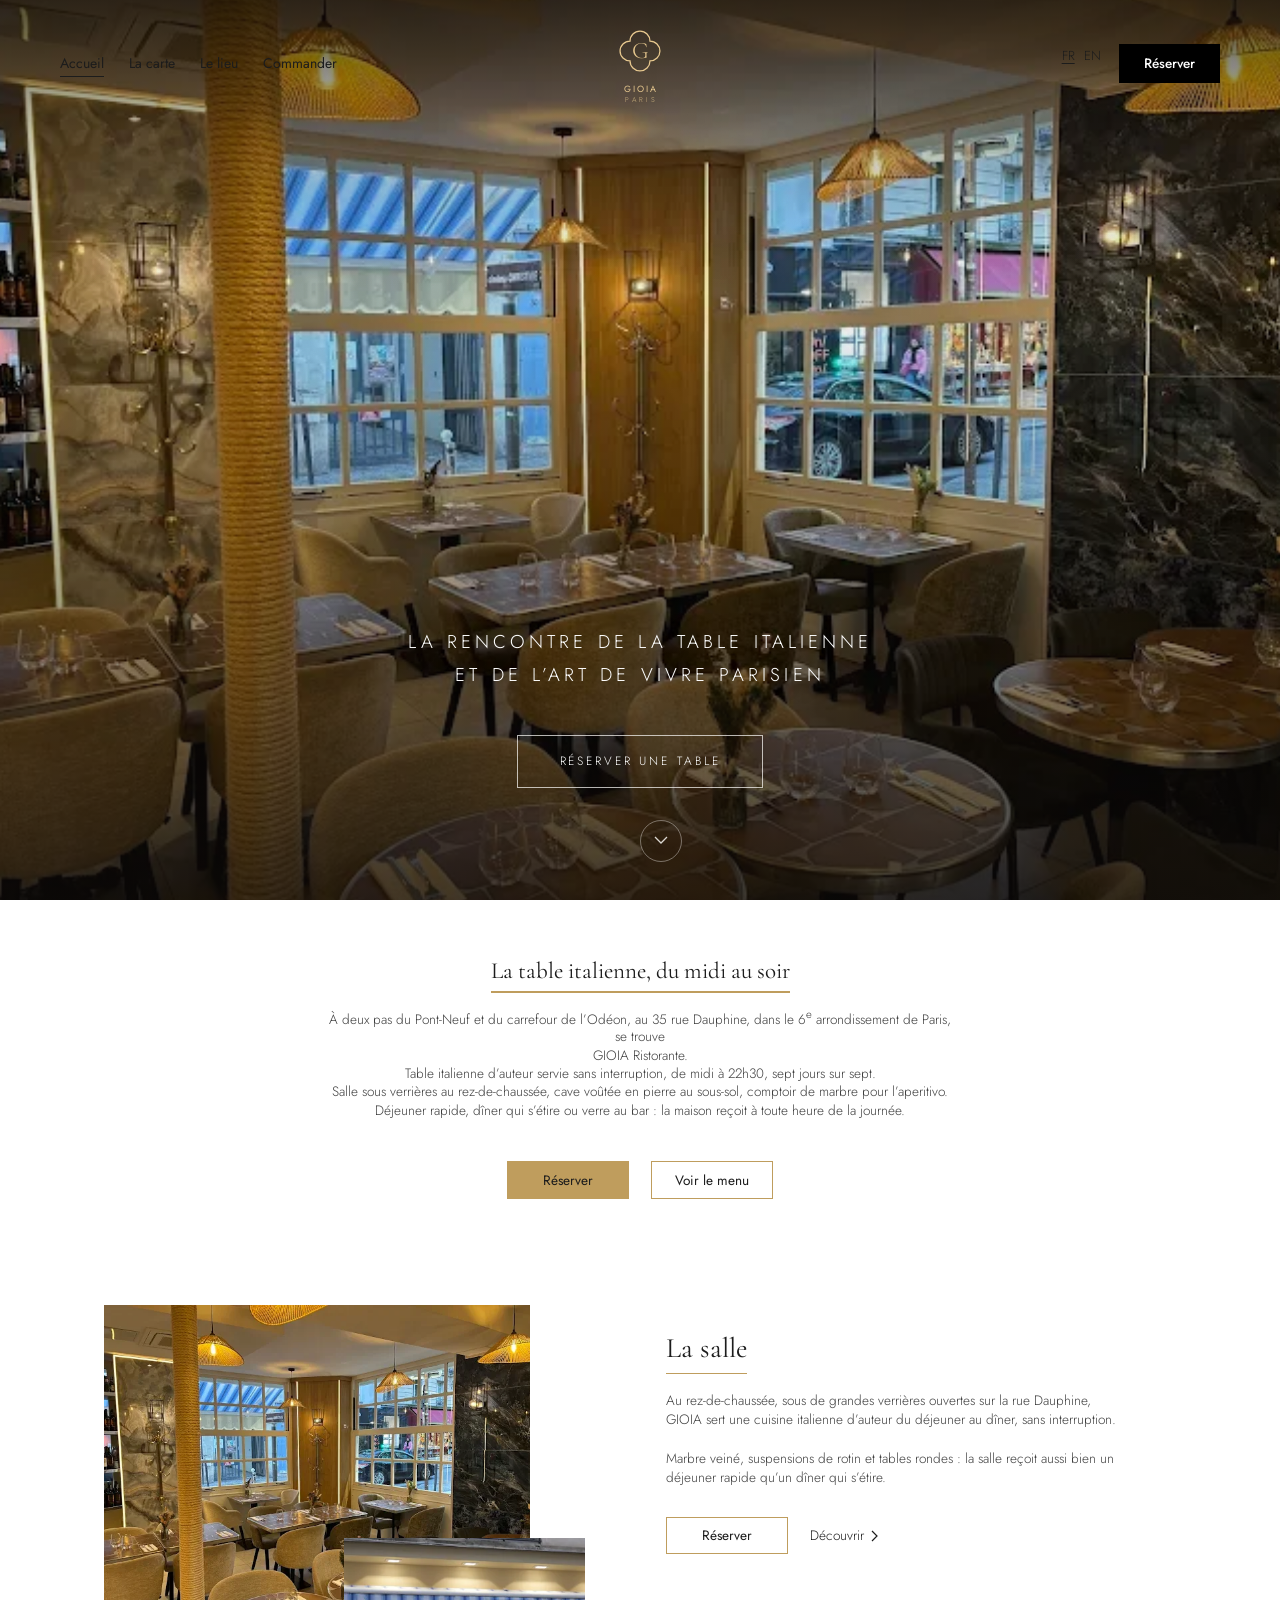
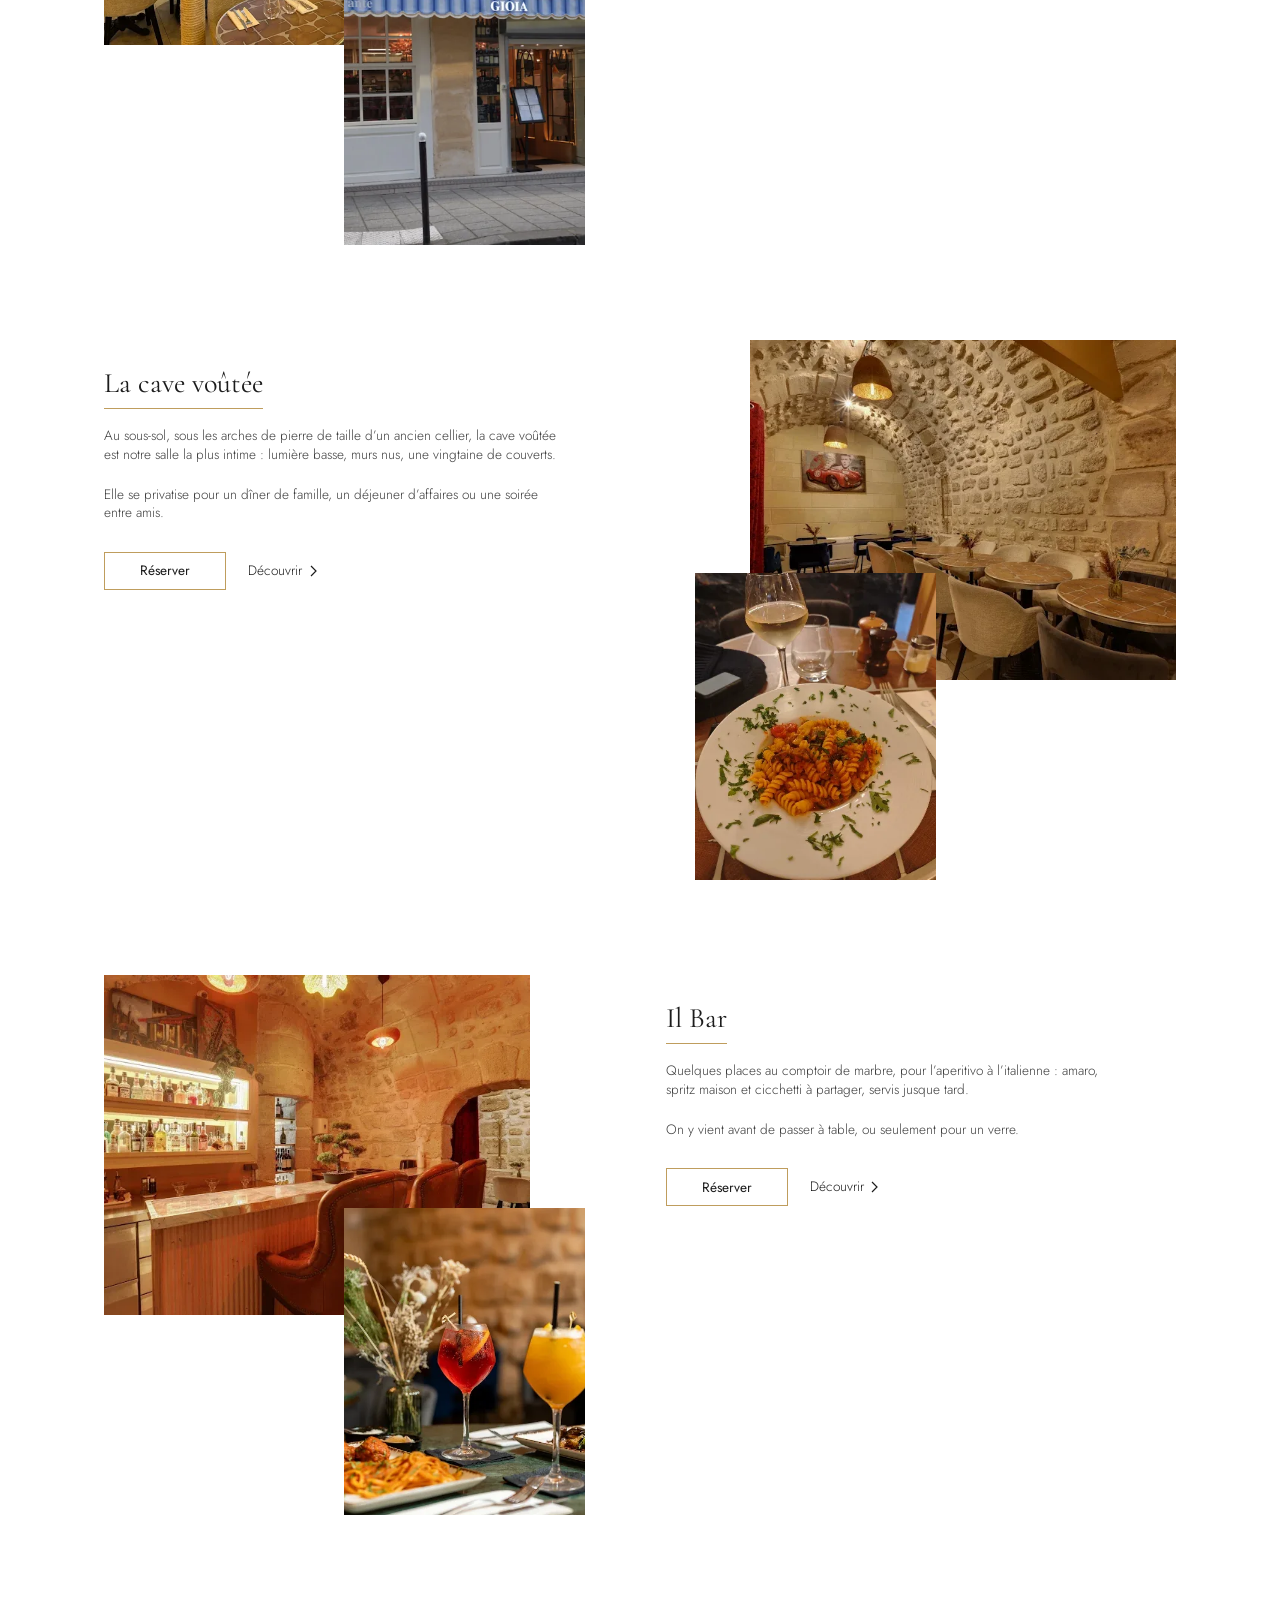
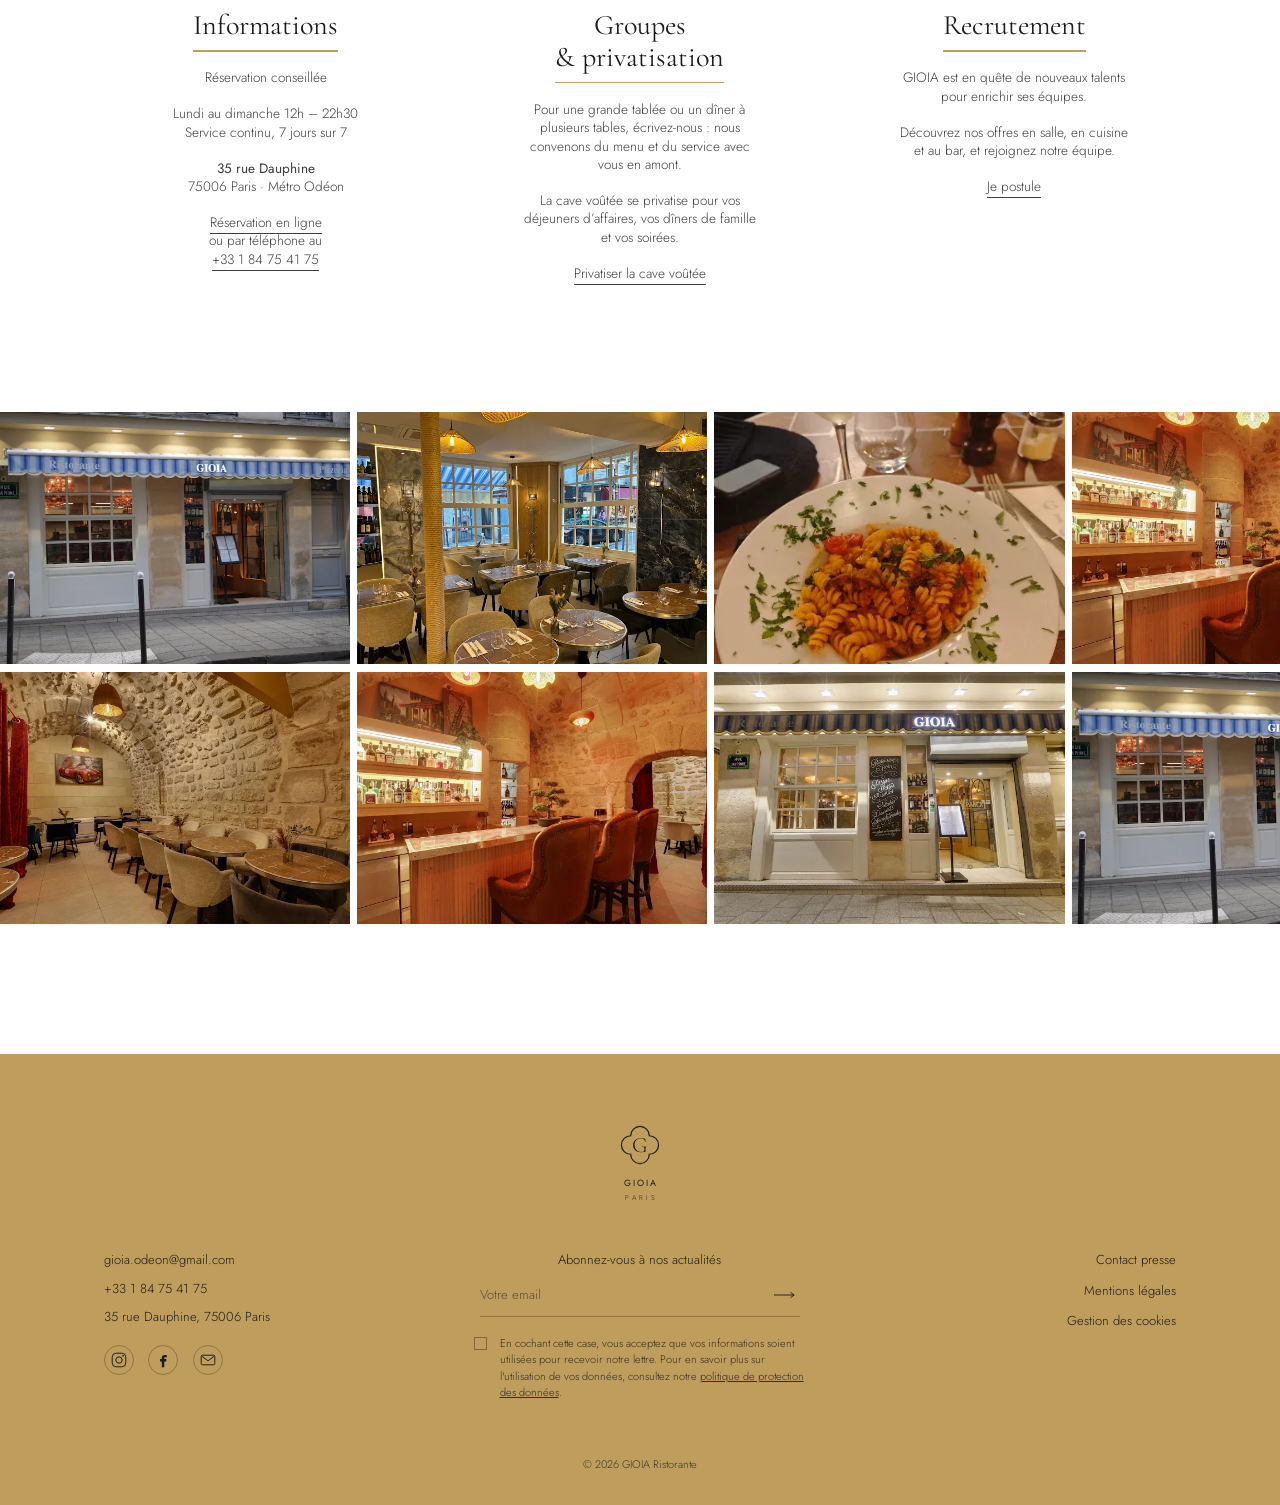
<file: site/index.html>
<!DOCTYPE html>
<html lang="fr">
<head>
<meta charset="utf-8">
<meta name="viewport" content="width=device-width, initial-scale=1">
<title>GIOIA Odéon — Restaurant italien à Paris 6e | 35 rue Dauphine</title>
<meta name="description" content="GIOIA Odéon, table italienne 35 rue Dauphine, Paris 6e. Cuisine d'auteur, cave voûtée, bar à cocktails. Service continu 12h–22h30, 7j/7. Réservation en ligne.">
<meta name="author" content="GIOIA Odéon">
<meta name="robots" content="index, follow, max-image-preview:large, max-snippet:-1">
<meta name="theme-color" content="#FBFAF7">
<link rel="canonical" href="https://gioiaodeon.fr/">

<meta property="og:type" content="restaurant.restaurant">
<meta property="og:site_name" content="GIOIA">
<meta property="og:locale" content="fr_FR">
<meta property="og:title" content="GIOIA Odéon — Restaurant italien à Paris 6e">
<meta property="og:description" content="Cuisine italienne d'auteur, cave voûtée et bar à cocktails, 35 rue Dauphine à Paris. Service continu, 7j/7.">
<meta property="og:url" content="https://gioiaodeon.fr/">
<meta property="og:image" content="https://gioiaodeon.fr/assets/images/og-image.jpg">
<meta property="og:image:alt" content="La salle du restaurant GIOIA à Paris">
<meta name="twitter:card" content="summary_large_image">
<meta name="twitter:title" content="GIOIA Odéon — Restaurant italien à Paris 6e">
<meta name="twitter:description" content="Cuisine italienne d'auteur, cave voûtée et bar à cocktails, 35 rue Dauphine à Paris. Service continu, 7j/7.">
<meta name="twitter:image" content="https://gioiaodeon.fr/assets/images/og-image.jpg">

<link rel="icon" href="favicon.svg" type="image/svg+xml">
<link rel="apple-touch-icon" href="favicon.svg">
<link rel="manifest" href="site.webmanifest">

<link rel="preconnect" href="https://fonts.googleapis.com">
<link rel="preconnect" href="https://fonts.gstatic.com" crossorigin>
<link rel="preload" as="style" href="https://fonts.googleapis.com/css2?family=Cormorant+Garamond:ital,wght@0,300;0,400;0,500;1,300;1,400&family=Jost:wght@200;300;400;500&display=swap">
<link rel="stylesheet" href="https://fonts.googleapis.com/css2?family=Cormorant+Garamond:ital,wght@0,300;0,400;0,500;1,300;1,400&family=Jost:wght@200;300;400;500&display=swap">
<link rel="stylesheet" href="assets/css/style.css">

<script>
(function(){try{if(sessionStorage.getItem('gioia:navigating')==='1'){document.documentElement.classList.add('is-navigating');sessionStorage.removeItem('gioia:navigating');}}catch(e){}})();
</script>

<script type="application/ld+json">
{
  "@context": "https://schema.org",
  "@type": "Restaurant",
  "@id": "https://gioiaodeon.fr/#restaurant",
  "name": "GIOIA Odéon",
  "alternateName": ["GIOIA", "Gioia Paris Odéon"],
  "description": "Restaurant italien situé 35 rue Dauphine, dans le 6e arrondissement de Paris, à deux pas de l'Odéon. Cuisine italienne, cave voûtée et bar à cocktails.",
  "url": "https://gioiaodeon.fr/",
  "image": "https://gioiaodeon.fr/assets/images/og-image.jpg",
  "servesCuisine": ["Italienne", "Gastronomique", "Méditerranéenne"],
  "priceRange": "€€€",
  "currenciesAccepted": "EUR",
  "paymentAccepted": "Carte bancaire, Espèces",
  "telephone": "+33184754175",
  "email": "gioia.odeon@gmail.com",
  "hasMenu": "https://gioiaodeon.fr/la-carte.html",
  "acceptsReservations": "https://gioiaodeon.fr/reservation.html",
  "address": {
    "@type": "PostalAddress",
    "streetAddress": "35 rue Dauphine",
    "addressLocality": "Paris",
    "postalCode": "75006",
    "addressRegion": "Île-de-France",
    "addressCountry": "FR"
  },
  "geo": { "@type": "GeoCoordinates", "latitude": 48.8543, "longitude": 2.3385 },
  "openingHoursSpecification": [
    { "@type": "OpeningHoursSpecification",
      "dayOfWeek": ["Monday","Tuesday","Wednesday","Thursday","Friday","Saturday","Sunday"],
      "opens": "12:00", "closes": "22:30" }
  ],
  "potentialAction": {
    "@type": "ReserveAction",
    "target": {
      "@type": "EntryPoint",
      "urlTemplate": "https://gioiaodeon.fr/reservation.html",
      "inLanguage": "fr-FR",
      "actionPlatform": ["http://schema.org/DesktopWebPlatform", "http://schema.org/MobileWebPlatform"]
    },
    "result": { "@type": "FoodEstablishmentReservation", "name": "Réserver une table chez GIOIA" }
  },
  "sameAs": [
    "https://www.instagram.com/gioia.odeon/",
    "https://www.facebook.com/p/Gioia-Paris-Od%C3%A9on-61570011088949/",
    "https://www.thefork.fr/restaurant/gioia-r831587"
  ]
}
</script>
<script type="application/ld+json">
{
  "@context": "https://schema.org",
  "@type": "WebSite",
  "name": "GIOIA Odéon",
  "url": "https://gioiaodeon.fr/",
  "inLanguage": "fr-FR",
  "publisher": { "@id": "https://gioiaodeon.fr/#restaurant" }
}
</script>
</head>
<body class="home">
<a class="skip-link" href="#main">Aller au contenu principal</a>

<div class="curtain" aria-hidden="true"><span></span><span></span><span></span><span></span></div>

<div class="preloader" role="status" aria-live="polite">
  <div class="preloader__inner">
    <p class="preloader__mark">GIOIA</p>
    <p class="preloader__sub">Ristorante · Paris</p>
    <div class="preloader__bar"><span></span></div>
    <p class="preloader__count">000</p>
  </div>
</div>

<header class="site-header">
  <div class="container site-header__inner">
    <nav class="nav" aria-label="Navigation principale">
      <ul class="nav__list">
        <li><a class="nav__link" href="index.html" aria-current="page">Accueil</a></li>
        <li><a class="nav__link" href="la-carte.html">La carte</a></li>
        <li><a class="nav__link" href="le-lieu.html">Le lieu</a></li>
        <li><a class="nav__link" href="commander.html">Commander</a></li>
      </ul>
    </nav>

    <a class="brand" href="index.html" aria-label="GIOIA, retour à l'accueil">
      <svg class="brand__seal" viewBox="0 0 64 64" fill="none" aria-hidden="true">
        <path d="M43 21 A11 11 0 0 0 21 21 A11 11 0 0 0 21 43 A11 11 0 0 0 43 43 A11 11 0 0 0 43 21 Z"
              stroke="currentColor" stroke-width="1.4"/>
        <text x="32" y="40" text-anchor="middle" font-family="Cormorant Garamond, Georgia, serif"
              font-size="26" fill="currentColor">G</text>
      </svg>
      <span class="brand__name">Gioia</span>
      <span class="brand__tag">Paris</span>
    </a>

    <div class="header-actions">
      <a class="panier-pastille" href="commander.html#commande" data-panier-lien hidden
         aria-label="Voir votre commande">
        <svg width="15" height="15" viewBox="0 0 20 20" aria-hidden="true">
          <path d="M3 6h14l-1.4 9.2a2 2 0 0 1-2 1.8H6.4a2 2 0 0 1-2-1.8L3 6Z" fill="none" stroke="currentColor" stroke-width="1.3"/>
          <path d="M7 6V4.6a3 3 0 0 1 6 0V6" fill="none" stroke="currentColor" stroke-width="1.3"/>
        </svg>
        <span data-panier-nombre>0</span>
      </a>
      <p class="lang" aria-label="Langue">
        <a href="index.html" aria-current="true" lang="fr">FR</a>
        <a href="index.html" lang="en" title="English version — à venir">EN</a>
      </p>
      <a class="btn btn--gold" href="reservation.html">Réserver</a>
      <button class="burger" type="button" aria-expanded="false" aria-controls="mobile-menu" aria-label="Ouvrir le menu">
        <span></span><span></span><span></span>
      </button>
    </div>
  </div>
</header>

<div class="mobile-menu" id="mobile-menu" aria-hidden="true">
  <div class="container">
    <ul class="mobile-menu__list">
      <li><a class="mobile-menu__link" href="index.html" aria-current="page">Accueil</a></li>
      <li><a class="mobile-menu__link" href="la-carte.html">La carte</a></li>
      <li><a class="mobile-menu__link" href="le-lieu.html">Le lieu</a></li>
      <li><a class="mobile-menu__link" href="commander.html">Commander</a></li>
      <li><a class="mobile-menu__link" href="reservation.html">Réserver</a></li>
    </ul>
    <div class="mobile-menu__meta">
      <span>35 rue Dauphine, 75006 Paris</span>
      <a href="tel:+33184754175">+33 1 84 75 41 75</a>
      <span>7 jours sur 7 · 12h – 22h30</span>
    </div>
  </div>
</div>

<main id="main">

  <!-- ============================== HERO ============================== -->
  <section class="hero" aria-label="Présentation">

    <div class="hero__stage" aria-hidden="true">
      <div class="hero__slide is-active">
        <img src="assets/images/salle.webp" alt="" width="680" height="510" fetchpriority="high" decoding="async">
      </div>
      <div class="hero__slide">
        <img src="assets/images/cave-voutee.webp" alt="" width="680" height="453" loading="lazy" decoding="async">
      </div>
      <div class="hero__slide">
        <img src="assets/images/bar.webp" alt="" width="680" height="453" loading="lazy" decoding="async">
      </div>
      <div class="hero__slide">
        <img src="assets/images/facade-nuit.webp" alt="" width="680" height="453" loading="lazy" decoding="async">
      </div>
      <div class="hero__slide">
        <img src="assets/images/aperitivo.webp" alt="" width="408" height="510" loading="lazy" decoding="async">
      </div>
    </div>

    <!-- Emblème des trois marbres : il paraît le temps du changement de plan,
         de sorte que la transition porte la marque plutôt que de la subir. -->
    <span class="hero__emblem" aria-hidden="true">
      <svg width="62" height="62" viewBox="0 0 64 64" fill="none">
        <circle cx="32" cy="32" r="30" stroke="rgba(255,255,255,.28)" stroke-width="1"/>
        <circle cx="32" cy="32" r="22" stroke="#BF9D5D" stroke-width="1.4"/>
        <circle cx="32" cy="32" r="13" stroke="rgba(232,201,143,.55)" stroke-width="1"/>
      </svg>
    </span>

    <div class="hero__inner">
      <h1 class="hero__claim">
        <span class="visually-hidden">GIOIA Odéon, restaurant italien, 35 rue Dauphine, Paris 6e. </span>
        La rencontre de la table italienne<br>et de l’art de vivre parisien
      </h1>
      <a class="hero__cta" href="reservation.html">
        Réserver une table
      </a>
    </div>

    <a class="hero__cue" href="#manifeste" aria-label="Faire défiler vers la suite">
      <svg width="14" height="9" viewBox="0 0 14 9" fill="none" aria-hidden="true">
        <path d="M1 1l6 6 6-6" stroke="currentColor" stroke-width="1.3"/>
      </svg>
    </a>

  </section>

  <!-- ============================= CHAPEAU ============================ -->
  <section class="section section--intro" aria-labelledby="intro-title">
    <div class="container">
      <div class="intro">
        <h1 class="intro__title heading-rule" id="intro-title">
          <span class="visually-hidden">GIOIA Odéon — </span>La table italienne, du midi au soir
        </h1>
        <p>
          À deux pas du Pont-Neuf et du carrefour de l’Odéon, au 35 rue Dauphine, dans le 6<sup>e</sup> arrondissement de Paris,<br>
          se trouve<br>
          GIOIA Ristorante.<br>
          Table italienne d’auteur servie sans interruption, de midi à 22h30, sept jours sur sept.<br>
          Salle sous verrières au rez-de-chaussée, cave voûtée en pierre au sous-sol, comptoir de marbre pour l’aperitivo.<br>
          Déjeuner rapide, dîner qui s’étire ou verre au bar : la maison reçoit à toute heure de la journée.
        </p>
        <div class="actions actions--center">
          <a class="btn btn--filled" href="reservation.html">Réserver</a>
          <a class="btn" href="la-carte.html">Voir le menu</a>
        </div>
      </div>
    </div>
  </section>

  <section class="section" aria-labelledby="b1-title">
    <div class="container">
      <div class="split">
        <div class="split__media">
          <div class="duo">
          <a class="duo__a" href="le-lieu.html#la-salle"><img src="assets/images/salle.webp" alt="La salle principale de GIOIA, tables rondes et grandes verrières" width="680" height="510" loading="lazy" decoding="async"></a>
          <a class="duo__b" href="le-lieu.html#la-salle"><img src="assets/images/facade.webp" alt="La façade de GIOIA Odéon et son store bleu et blanc" width="680" height="453" loading="lazy" decoding="async"></a>
        </div>
        </div>

        <div class="split__body">
          <h2 class="heading-rule" id="b1-title">La salle</h2>
          <p>Au rez-de-chaussée, sous de grandes verrières ouvertes sur la rue Dauphine, GIOIA sert une cuisine italienne d’auteur du déjeuner au dîner, sans interruption.</p>
          <p>Marbre veiné, suspensions de rotin et tables rondes : la salle reçoit aussi bien un déjeuner rapide qu’un dîner qui s’étire.</p>
          <div class="actions">
            <a class="btn" href="reservation.html">Réserver</a>
            <a class="link-arrow" href="le-lieu.html#la-salle">Découvrir
              <svg width="7" height="12" viewBox="0 0 7 12" aria-hidden="true"><path d="M1 1l5 5-5 5" fill="none" stroke="currentColor" stroke-width="1.2"/></svg>
            </a>
          </div>
        </div>
      </div>
    </div>
  </section>

  <section class="section" aria-labelledby="b2-title">
    <div class="container">
      <div class="split split--reverse">
        <div class="split__media">
          <div class="duo duo--right">
          <a class="duo__a" href="le-lieu.html#la-cave"><img src="assets/images/cave-voutee.webp" alt="La cave voûtée en pierre de taille, tables dressées sous les arches" width="680" height="453" loading="lazy" decoding="async"></a>
          <a class="duo__b" href="le-lieu.html#la-cave"><img src="assets/images/fusilli.webp" alt="Un plat de pâtes servi chez GIOIA" width="382" height="510" loading="lazy" decoding="async"></a>
        </div>
        </div>

        <div class="split__body">
          <h2 class="heading-rule" id="b2-title">La cave voûtée</h2>
          <p>Au sous-sol, sous les arches de pierre de taille d’un ancien cellier, la cave voûtée est notre salle la plus intime : lumière basse, murs nus, une vingtaine de couverts.</p>
          <p>Elle se privatise pour un dîner de famille, un déjeuner d’affaires ou une soirée entre amis.</p>
          <div class="actions">
            <a class="btn" href="reservation.html">Réserver</a>
            <a class="link-arrow" href="le-lieu.html#la-cave">Découvrir
              <svg width="7" height="12" viewBox="0 0 7 12" aria-hidden="true"><path d="M1 1l5 5-5 5" fill="none" stroke="currentColor" stroke-width="1.2"/></svg>
            </a>
          </div>
        </div>
      </div>
    </div>
  </section>

  <section class="section" aria-labelledby="b3-title">
    <div class="container">
      <div class="split">
        <div class="split__media">
          <div class="duo">
          <a class="duo__a" href="le-lieu.html#il-bar"><img src="assets/images/bar.webp" alt="Le comptoir de marbre du bar de GIOIA sous les voûtes" width="680" height="453" loading="lazy" decoding="async"></a>
          <a class="duo__b" href="le-lieu.html#il-bar"><img src="assets/images/aperitivo.webp" alt="Deux cocktails et une assiette de pâtes sur une table de GIOIA" width="408" height="510" loading="lazy" decoding="async"></a>
        </div>
        </div>

        <div class="split__body">
          <h2 class="heading-rule" id="b3-title">Il Bar</h2>
          <p>Quelques places au comptoir de marbre, pour l’aperitivo à l’italienne : amaro, spritz maison et cicchetti à partager, servis jusque tard.</p>
          <p>On y vient avant de passer à table, ou seulement pour un verre.</p>
          <div class="actions">
            <a class="btn" href="reservation.html">Réserver</a>
            <a class="link-arrow" href="le-lieu.html#il-bar">Découvrir
              <svg width="7" height="12" viewBox="0 0 7 12" aria-hidden="true"><path d="M1 1l5 5-5 5" fill="none" stroke="currentColor" stroke-width="1.2"/></svg>
            </a>
          </div>
        </div>
      </div>
    </div>
  </section>

  <!-- ========================= INFORMATIONS =========================== -->
  <section class="section" aria-labelledby="infos-title">
    <div class="container">
      <h2 class="visually-hidden" id="infos-title">Informations pratiques</h2>
      <div class="infos">

        <div class="infos__col">
          <h3 class="infos__title heading-rule">Informations</h3>
          <p>Réservation conseillée</p>
          <p>Lundi au dimanche 12h – 22h30<br>Service continu, 7 jours sur 7</p>
          <p><strong>35 rue Dauphine</strong><br>75006 Paris · Métro Odéon</p>
          <p><a class="link-line" href="reservation.html">Réservation en ligne</a><br>
             ou par téléphone au<br>
             <a class="link-line" href="tel:+33184754175">+33 1 84 75 41 75</a></p>
        </div>

        <div class="infos__col">
          <h3 class="infos__title heading-rule">Groupes<br>&amp; privatisation</h3>
          <p>Pour une grande tablée ou un dîner à plusieurs tables, écrivez-nous : nous convenons du menu et du service avec vous en amont.</p>
          <p>La cave voûtée se privatise pour vos déjeuners d’affaires, vos dîners de famille et vos soirées.</p>
          <p><a class="link-line" href="le-lieu.html#privatisation">Privatiser la cave voûtée</a></p>
        </div>

        <div class="infos__col">
          <h3 class="infos__title heading-rule">Recrutement</h3>
          <p>GIOIA est en quête de nouveaux talents pour enrichir ses équipes.</p>
          <p>Découvrez nos offres en salle, en cuisine et au bar, et rejoignez notre équipe.</p>
          <p><a class="link-line" href="mailto:gioia.odeon@gmail.com?subject=Candidature%20GIOIA%20Od%C3%A9on">Je postule</a></p>
        </div>

      </div>
    </div>
  </section>

  <!-- ========================== MOSAÏQUE ============================= -->
  <!-- Deux rubans pleine largeur qui glissent en sens opposés, à 72 px par
       seconde — la vitesse est celle relevée image par image sur la
       référence. Chaque ruban est écrit deux fois : la boucle est sans
       raccord. Aucun texte par-dessus. -->
  <section class="marquee" aria-label="La maison en images">
    <div class="marquee__row">
      <div class="marquee__track">
      <span class="marquee__tile"><img src="assets/images/facade.webp" alt="La façade de GIOIA Odéon, rue Dauphine" decoding="async"></span>
      <span class="marquee__tile"><img src="assets/images/salle.webp" alt="La salle du rez-de-chaussée et ses verrières" decoding="async"></span>
      <span class="marquee__tile"><img src="assets/images/fusilli.webp" alt="Un plat de pâtes servi chez GIOIA" decoding="async"></span>
      <span class="marquee__tile"><img src="assets/images/bar.webp" alt="Le comptoir de marbre du bar" decoding="async"></span>
      <span class="marquee__tile"><img src="assets/images/cave-voutee.webp" alt="La cave voûtée en pierre de taille" decoding="async"></span>
      <span class="marquee__tile"><img src="assets/images/aperitivo.webp" alt="Deux cocktails de l’aperitivo" decoding="async"></span>
      <span class="marquee__tile"><img src="assets/images/facade-nuit.webp" alt="La devanture éclairée à la nuit tombée" decoding="async"></span>
      <span class="marquee__tile"><img src="assets/images/facade.webp" alt="La façade de GIOIA Odéon, rue Dauphine" decoding="async"></span>
      <span class="marquee__tile"><img src="assets/images/salle.webp" alt="La salle du rez-de-chaussée et ses verrières" decoding="async"></span>
      <span class="marquee__tile"><img src="assets/images/fusilli.webp" alt="Un plat de pâtes servi chez GIOIA" decoding="async"></span>
      <span class="marquee__tile"><img src="assets/images/bar.webp" alt="Le comptoir de marbre du bar" decoding="async"></span>
      <span class="marquee__tile"><img src="assets/images/cave-voutee.webp" alt="La cave voûtée en pierre de taille" decoding="async"></span>
      <span class="marquee__tile"><img src="assets/images/aperitivo.webp" alt="Deux cocktails de l’aperitivo" decoding="async"></span>
      <span class="marquee__tile"><img src="assets/images/facade-nuit.webp" alt="La devanture éclairée à la nuit tombée" decoding="async"></span>
      </div>
    </div>
    <div class="marquee__row marquee__row--reverse">
      <div class="marquee__track">
      <span class="marquee__tile"><img src="assets/images/cave-voutee.webp" alt="La cave voûtée en pierre de taille" decoding="async"></span>
      <span class="marquee__tile"><img src="assets/images/bar.webp" alt="Le comptoir de marbre du bar" decoding="async"></span>
      <span class="marquee__tile"><img src="assets/images/facade-nuit.webp" alt="La devanture éclairée à la nuit tombée" decoding="async"></span>
      <span class="marquee__tile"><img src="assets/images/facade.webp" alt="La façade de GIOIA Odéon, rue Dauphine" decoding="async"></span>
      <span class="marquee__tile"><img src="assets/images/aperitivo.webp" alt="Deux cocktails de l’aperitivo" decoding="async"></span>
      <span class="marquee__tile"><img src="assets/images/salle.webp" alt="La salle du rez-de-chaussée et ses verrières" decoding="async"></span>
      <span class="marquee__tile"><img src="assets/images/fusilli.webp" alt="Un plat de pâtes servi chez GIOIA" decoding="async"></span>
      <span class="marquee__tile"><img src="assets/images/cave-voutee.webp" alt="La cave voûtée en pierre de taille" decoding="async"></span>
      <span class="marquee__tile"><img src="assets/images/bar.webp" alt="Le comptoir de marbre du bar" decoding="async"></span>
      <span class="marquee__tile"><img src="assets/images/facade-nuit.webp" alt="La devanture éclairée à la nuit tombée" decoding="async"></span>
      <span class="marquee__tile"><img src="assets/images/facade.webp" alt="La façade de GIOIA Odéon, rue Dauphine" decoding="async"></span>
      <span class="marquee__tile"><img src="assets/images/aperitivo.webp" alt="Deux cocktails de l’aperitivo" decoding="async"></span>
      <span class="marquee__tile"><img src="assets/images/salle.webp" alt="La salle du rez-de-chaussée et ses verrières" decoding="async"></span>
      <span class="marquee__tile"><img src="assets/images/fusilli.webp" alt="Un plat de pâtes servi chez GIOIA" decoding="async"></span>
      </div>
    </div>
  </section>

</main>

<footer class="site-footer">
  <div class="container">
    <a class="footer-seal" href="index.html" aria-label="GIOIA, retour à l'accueil">
      <svg class="brand__seal" viewBox="0 0 64 64" fill="none" aria-hidden="true">
        <path d="M43 21 A11 11 0 0 0 21 21 A11 11 0 0 0 21 43 A11 11 0 0 0 43 43 A11 11 0 0 0 43 21 Z"
              stroke="currentColor" stroke-width="1.4"/>
        <text x="32" y="40" text-anchor="middle" font-family="Cormorant Garamond, Georgia, serif"
              font-size="26" fill="currentColor">G</text>
      </svg>
      <span class="brand__name">Gioia</span>
      <span class="brand__tag">Paris</span>
    </a>

    <div class="footer-top">
      <div class="footer-col">
        <p><a class="link-line" href="mailto:gioia.odeon@gmail.com">gioia.odeon@gmail.com</a></p>
        <p><a class="link-line" href="tel:+33184754175">+33 1 84 75 41 75</a></p>
        <p>35 rue Dauphine, 75006 Paris</p>
        <ul class="footer-social">
          <li><a href="https://www.instagram.com/gioia.odeon/" aria-label="Instagram" rel="noopener noreferrer" target="_blank">
            <svg width="16" height="16" viewBox="0 0 20 20" aria-hidden="true"><rect x="1.5" y="1.5" width="17" height="17" rx="5" fill="none" stroke="currentColor" stroke-width="1.2"/><circle cx="10" cy="10" r="4" fill="none" stroke="currentColor" stroke-width="1.2"/><circle cx="15.2" cy="4.8" r="1" fill="currentColor"/></svg>
          </a></li>
          <li><a href="https://www.facebook.com/p/Gioia-Paris-Od%C3%A9on-61570011088949/" aria-label="Facebook" rel="noopener noreferrer" target="_blank">
            <svg width="16" height="16" viewBox="0 0 20 20" aria-hidden="true"><path d="M12.5 6.5h2.2V3.6h-2.6c-2.3 0-3.6 1.4-3.6 3.7v1.5H6.2v3h2.3V19h3.1v-7.2h2.3l.4-3h-2.7V7.6c0-.8.3-1.1.9-1.1z" fill="currentColor"/></svg>
          </a></li>
          <li><a href="mailto:gioia.odeon@gmail.com" aria-label="Nous écrire">
            <svg width="16" height="16" viewBox="0 0 20 20" aria-hidden="true"><rect x="1.5" y="4" width="17" height="12" rx="1.5" fill="none" stroke="currentColor" stroke-width="1.2"/><path d="M2 5l8 6 8-6" fill="none" stroke="currentColor" stroke-width="1.2"/></svg>
          </a></li>
        </ul>
      </div>

      <!-- Invitation à la lettre d'information. Faute de service d'envoi, le
           bouton ouvre le courrielleur du visiteur : rien n'est simulé. À
           rebrancher sur Brevo, Mailchimp ou l'outil de votre choix. -->
      <div class="footer-col footer-col--center">
        <p class="footer-news__label">Abonnez-vous à nos actualités</p>
        <form class="footer-news" action="mailto:gioia.odeon@gmail.com" method="post" enctype="text/plain">
          <input type="email" name="email" placeholder="Votre email" aria-label="Votre adresse électronique" required>
          <button type="submit" aria-label="S'abonner">
            <svg width="22" height="8" viewBox="0 0 24 8" aria-hidden="true"><path d="M0 4h22M18 1l4 3-4 3" fill="none" stroke="currentColor" stroke-width="1"/></svg>
          </button>
        </form>
        <label class="footer-news__consent">
          <input type="checkbox" required>
          <span>En cochant cette case, vous acceptez que vos informations soient utilisées pour recevoir notre lettre. Pour en savoir plus sur l'utilisation de vos données, consultez notre <a href="le-lieu.html#acces">politique de protection des données</a>.</span>
        </label>
      </div>

      <div class="footer-col footer-col--end">
        <ul>
          <li><a class="link-line" href="mailto:gioia.odeon@gmail.com?subject=Contact%20presse">Contact presse</a></li>
          <li><a class="link-line" href="le-lieu.html#acces">Mentions légales</a></li>
          <li><a class="link-line" href="le-lieu.html#acces">Gestion des cookies</a></li>
        </ul>
      </div>
    </div>

    <div class="footer-bottom">
      <p>© <span data-year>2026</span> GIOIA Ristorante</p>
    </div>
  </div>
</footer>

<script src="assets/js/main.js" defer></script>
</body>
</html>
</file>
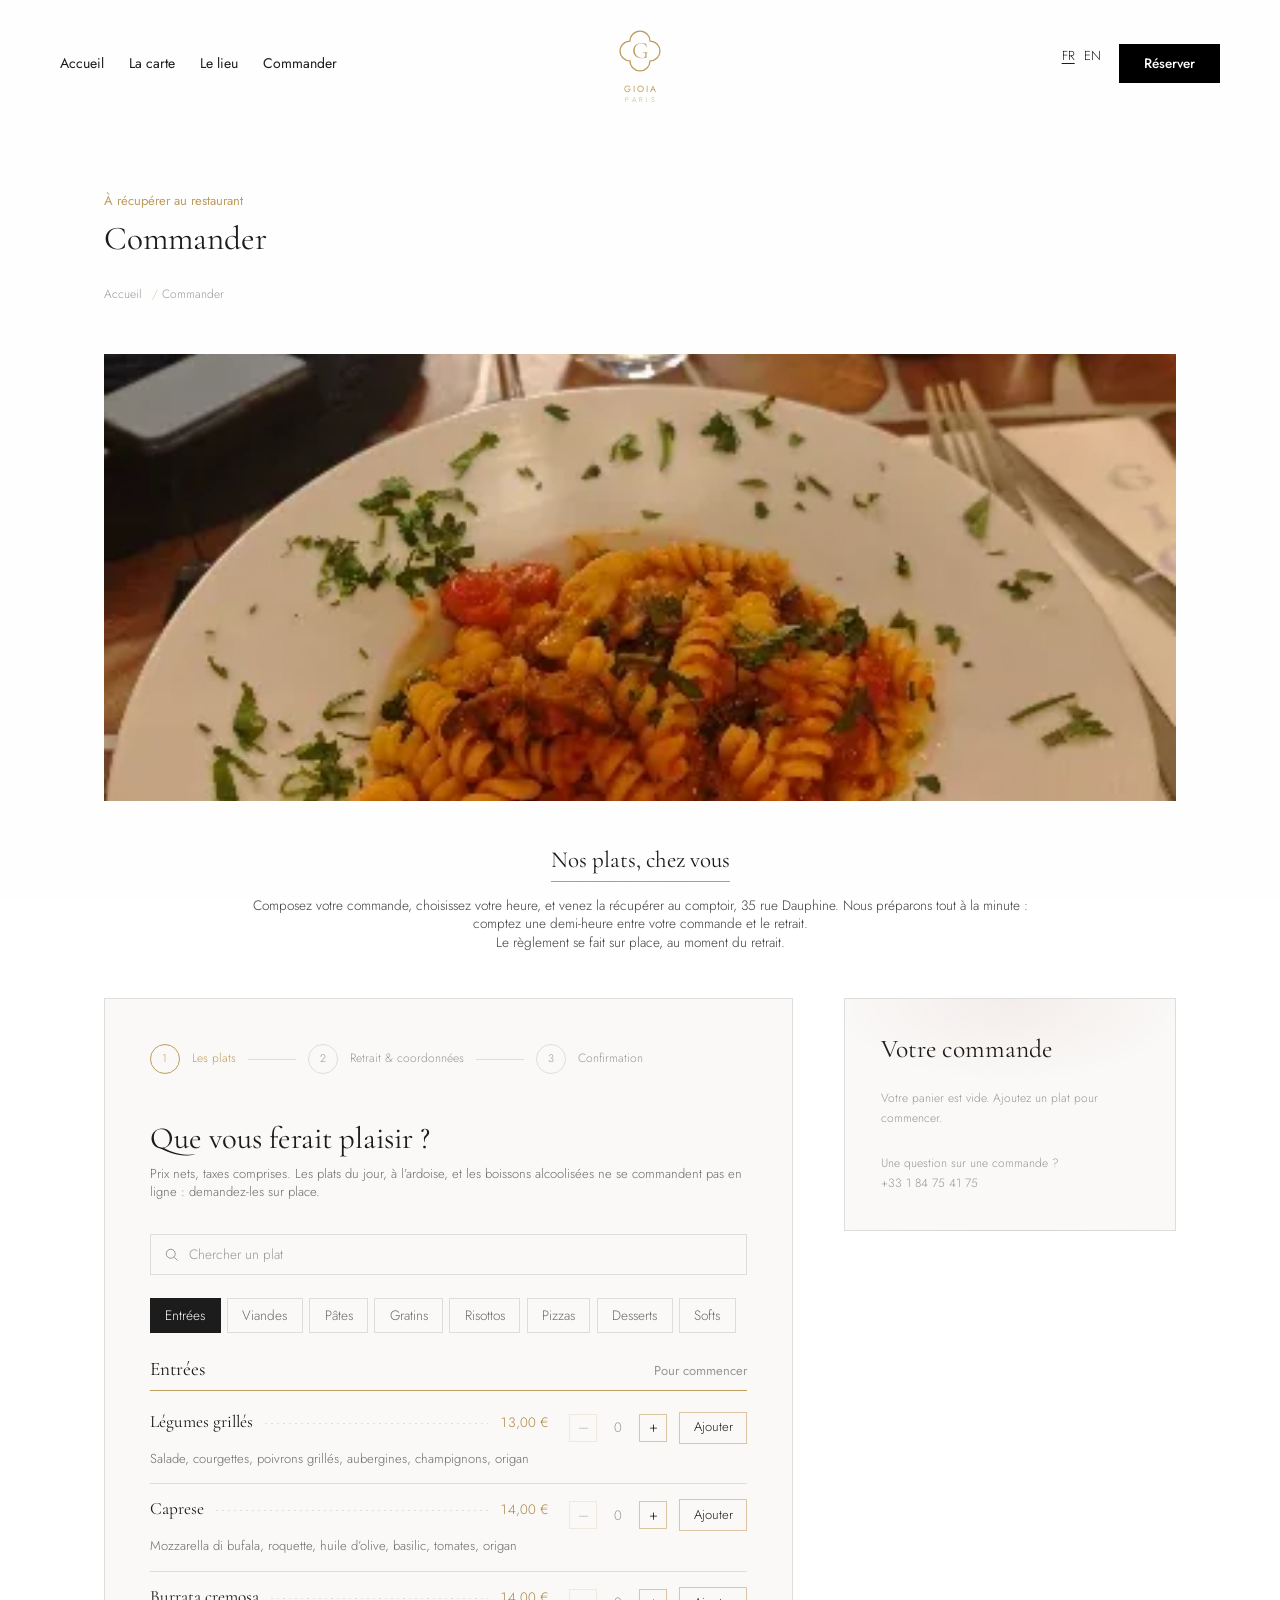
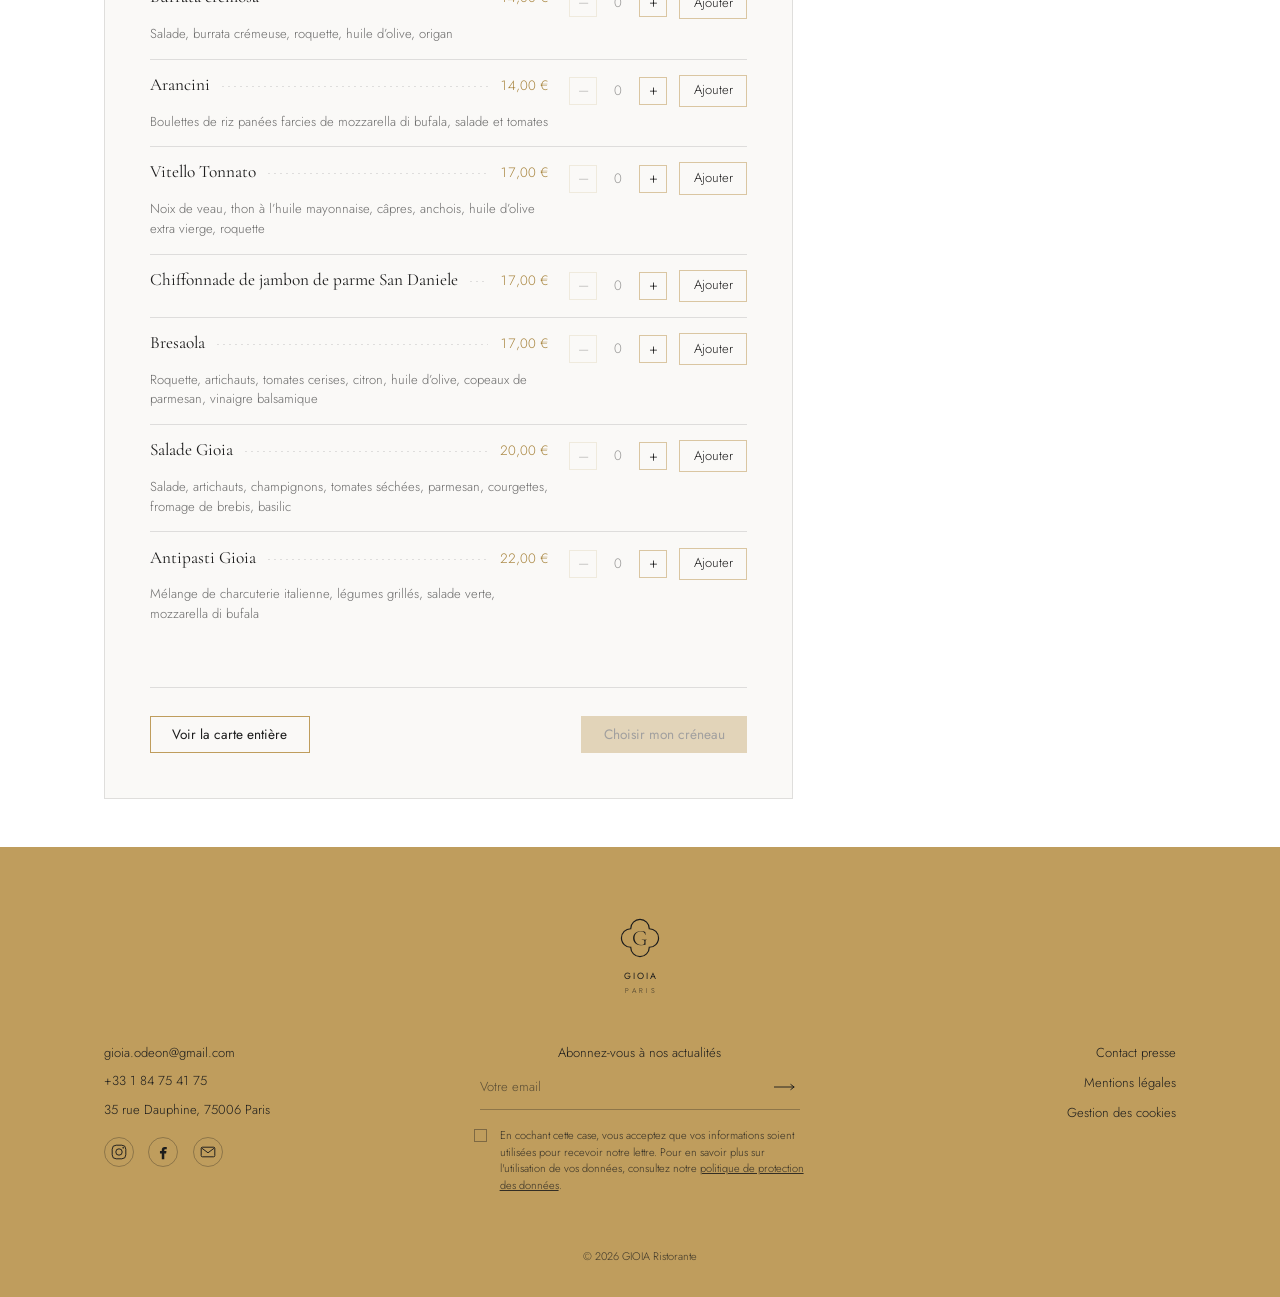
<file: site/commander.html>
<!DOCTYPE html>
<html lang="fr">
<head>
<meta charset="utf-8">
<meta name="viewport" content="width=device-width, initial-scale=1">
<title>Réserver une table — GIOIA Odéon, Paris 6e</title>
<meta name="description" content="Commandez les plats de GIOIA Odéon en ligne et récupérez-les au restaurant, 35 rue Dauphine, Paris 6e. Service continu 12h–22h30, 7j/7. Règlement au retrait.">
<meta name="robots" content="index, follow, max-image-preview:large, max-snippet:-1">
<meta name="theme-color" content="#FBFAF7">
<link rel="canonical" href="https://gioiaodeon.fr/commander.html">

<meta property="og:type" content="website">
<meta property="og:site_name" content="GIOIA">
<meta property="og:locale" content="fr_FR">
<meta property="og:title" content="Commander en ligne — GIOIA Odéon">
<meta property="og:description" content="Choisissez votre date, votre horaire et votre salle. Service continu, 7j/7. Confirmation immédiate.">
<meta property="og:url" content="https://gioiaodeon.fr/commander.html">
<meta property="og:image" content="https://gioiaodeon.fr/assets/images/og-image.jpg">
<meta name="twitter:card" content="summary_large_image">
<meta name="twitter:title" content="Commander en ligne — GIOIA Odéon">
<meta name="twitter:description" content="Choisissez votre date, votre horaire et votre salle. Service continu, 7j/7. Confirmation immédiate.">
<meta name="twitter:image" content="https://gioiaodeon.fr/assets/images/og-image.jpg">

<link rel="icon" href="favicon.svg" type="image/svg+xml">
<link rel="manifest" href="site.webmanifest">

<link rel="preconnect" href="https://fonts.googleapis.com">
<link rel="preconnect" href="https://fonts.gstatic.com" crossorigin>
<link rel="stylesheet" href="https://fonts.googleapis.com/css2?family=Cormorant+Garamond:ital,wght@0,300;0,400;0,500;1,300;1,400&family=Jost:wght@200;300;400;500&display=swap">
<link rel="stylesheet" href="assets/css/style.css">

<script>
(function(){try{if(sessionStorage.getItem('gioia:navigating')==='1'){document.documentElement.classList.add('is-navigating');sessionStorage.removeItem('gioia:navigating');}}catch(e){}})();
</script>

</head>
<body>
<a class="skip-link" href="#main">Aller au contenu principal</a>

<div class="curtain" aria-hidden="true"><span></span><span></span><span></span><span></span></div>

<div class="preloader" role="status" aria-live="polite">
  <div class="preloader__inner">
    <p class="preloader__mark">GIOIA</p>
    <p class="preloader__sub">Ristorante · Paris</p>
    <div class="preloader__bar"><span></span></div>
    <p class="preloader__count">000</p>
  </div>
</div>

<script type="application/ld+json">
{
  "@context": "https://schema.org",
  "@type": "WebPage",
  "name": "Commander en ligne — GIOIA Odéon",
  "description": "Commande des plats de GIOIA Odéon à récupérer au restaurant.",
  "url": "https://gioiaodeon.fr/commander.html",
  "isPartOf": { "@type": "Restaurant", "@id": "https://gioiaodeon.fr/#restaurant" },
  "potentialAction": {
    "@type": "OrderAction",
    "target": "https://gioiaodeon.fr/commander.html",
    "deliveryMethod": "http://purl.org/goodrelations/v1#PickUpAtStorePickup"
  }
}
</script>

<header class="site-header">
  <div class="container site-header__inner">
    <nav class="nav" aria-label="Navigation principale">
      <ul class="nav__list">
        <li><a class="nav__link" href="index.html">Accueil</a></li>
        <li><a class="nav__link" href="la-carte.html">La carte</a></li>
        <li><a class="nav__link" href="le-lieu.html">Le lieu</a></li>
        <li><a class="nav__link" href="commander.html">Commander</a></li>
      </ul>
    </nav>

    <a class="brand" href="index.html" aria-label="GIOIA, retour à l'accueil">
      <svg class="brand__seal" viewBox="0 0 64 64" fill="none" aria-hidden="true">
        <path d="M43 21 A11 11 0 0 0 21 21 A11 11 0 0 0 21 43 A11 11 0 0 0 43 43 A11 11 0 0 0 43 21 Z"
              stroke="currentColor" stroke-width="1.4"/>
        <text x="32" y="40" text-anchor="middle" font-family="Cormorant Garamond, Georgia, serif"
              font-size="26" fill="currentColor">G</text>
      </svg>
      <span class="brand__name">Gioia</span>
      <span class="brand__tag">Paris</span>
    </a>

    <div class="header-actions">
      <a class="panier-pastille" href="commander.html#commande" data-panier-lien hidden
         aria-label="Voir votre commande">
        <svg width="15" height="15" viewBox="0 0 20 20" aria-hidden="true">
          <path d="M3 6h14l-1.4 9.2a2 2 0 0 1-2 1.8H6.4a2 2 0 0 1-2-1.8L3 6Z" fill="none" stroke="currentColor" stroke-width="1.3"/>
          <path d="M7 6V4.6a3 3 0 0 1 6 0V6" fill="none" stroke="currentColor" stroke-width="1.3"/>
        </svg>
        <span data-panier-nombre>0</span>
      </a>
      <p class="lang" aria-label="Langue">
        <a href="index.html" aria-current="true" lang="fr">FR</a>
        <a href="index.html" lang="en" title="English version — à venir">EN</a>
      </p>
      <a class="btn btn--gold" href="reservation.html">Réserver</a>
      <button class="burger" type="button" aria-expanded="false" aria-controls="mobile-menu" aria-label="Ouvrir le menu">
        <span></span><span></span><span></span>
      </button>
    </div>
  </div>
</header>

<div class="mobile-menu" id="mobile-menu" aria-hidden="true">
  <div class="container">
    <ul class="mobile-menu__list">
      <li><a class="mobile-menu__link" href="index.html">Accueil</a></li>
      <li><a class="mobile-menu__link" href="la-carte.html">La carte</a></li>
      <li><a class="mobile-menu__link" href="le-lieu.html">Le lieu</a></li>
      <li><a class="mobile-menu__link" href="commander.html">Commander</a></li>
      <li><a class="mobile-menu__link" href="reservation.html">Réserver</a></li>
    </ul>
    <div class="mobile-menu__meta">
      <span>35 rue Dauphine, 75006 Paris</span>
      <a href="tel:+33184754175">+33 1 84 75 41 75</a>
      <span>7 jours sur 7 · 12h – 22h30</span>
    </div>
  </div>
</div>

<main id="main">

  <section class="page-head">
    <div class="container">
      <p class="eyebrow">À récupérer au restaurant</p>
      <h1 id="page-title">Commander</h1>
      <nav aria-label="Fil d’Ariane">
        <ol class="breadcrumb">
          <li><a href="index.html">Accueil</a></li>
          <li>Commander</li>
        </ol>
      </nav>
    </div>
  </section>

  <div class="photo-band">
    <div class="frame" data-caption="fusilli.webp">
      <img src="assets/images/fusilli.webp" alt="Un plat de pâtes servi chez GIOIA" width="382" height="510" fetchpriority="high" decoding="async">
    </div>
  </div>

  <section class="section">
    <div class="container">
      <div class="intro">
        <h2 class="heading-rule intro__title">Nos plats, chez vous</h2>
        <p>
          Composez votre commande, choisissez votre heure, et venez la récupérer au comptoir,
          35 rue Dauphine. Nous préparons tout à la minute : comptez une demi-heure entre votre
          commande et le retrait.<br>
          Le règlement se fait sur place, au moment du retrait.
        </p>
      </div>
    </div>
  </section>

  <section class="section section--flush-top commande" id="commande">
    <div class="container">
      <div class="booking">

        <!-- ============================ ÉTAPES ============================ -->
        <div class="booking__panel">

          <ol class="stepper" aria-label="Étapes de la commande">
            <li class="stepper__item is-active">
              <span class="stepper__num">1</span>
              <span class="stepper__label">Les plats</span>
            </li>
            <li class="stepper__item">
              <span class="stepper__num">2</span>
              <span class="stepper__label">Retrait &amp; coordonnées</span>
            </li>
            <li class="stepper__item">
              <span class="stepper__num">3</span>
              <span class="stepper__label">Confirmation</span>
            </li>
          </ol>

          <!-- ------------------------- 1. La carte ------------------------ -->
          <div class="step is-active" id="etape-plats">
            <h2 class="step__title">Que vous ferait plaisir ?</h2>
            <p class="step__hint">
              Prix nets, taxes comprises. Les plats du jour, à l’ardoise, et les boissons
              alcoolisées ne se commandent pas en ligne : demandez-les sur place.
            </p>

            <div class="cmd-chercher">
              <svg width="15" height="15" viewBox="0 0 20 20" aria-hidden="true">
                <circle cx="9" cy="9" r="6" fill="none" stroke="currentColor" stroke-width="1.3"/>
                <path d="M13.5 13.5L18 18" stroke="currentColor" stroke-width="1.3"/>
              </svg>
              <input type="search" data-recherche placeholder="Chercher un plat"
                     aria-label="Chercher un plat dans toute la carte">
            </div>

            <div class="cmd-cats" role="group" aria-label="Catégories de la carte" data-categories></div>

            <h3 class="cmd-liste__titre" data-carte-titre></h3>
            <div class="cmd-liste" data-carte></div>

            <div class="step__actions">
              <a class="btn" href="la-carte.html">Voir la carte entière</a>
              <button type="button" class="btn btn--filled" data-vers="1" data-vers-coordonnees disabled>
                Choisir mon créneau
              </button>
            </div>
          </div>

          <!-- ------------------ 2. Retrait et coordonnées ----------------- -->
          <div class="step" id="etape-retrait">
            <h2 class="step__title">Quand venez-vous ?</h2>
            <p class="step__hint">
              Service continu de 12h à 22h30, sept jours sur sept. Dernier retrait à 22h15.
            </p>

            <form data-commande-form novalidate>

              <div class="alert alert--error" data-erreur hidden></div>

              <fieldset class="fieldset">
                <legend class="fieldset__legend">Jour du retrait</legend>
                <div class="choice-row" data-jours></div>
              </fieldset>

              <fieldset class="fieldset">
                <legend class="fieldset__legend">Heure du retrait</legend>
                <div data-heures></div>
              </fieldset>

              <div class="field-grid">
                <div class="field">
                  <label for="cmd-prenom">Prénom <span class="req">*</span></label>
                  <input id="cmd-prenom" name="prenom" type="text" autocomplete="given-name" required>
                </div>
                <div class="field">
                  <label for="cmd-nom">Nom <span class="req">*</span></label>
                  <input id="cmd-nom" name="nom" type="text" autocomplete="family-name" required>
                </div>
                <div class="field">
                  <label for="cmd-tel">Téléphone <span class="req">*</span></label>
                  <input id="cmd-tel" name="telephone" type="tel" autocomplete="tel" required>
                </div>
                <div class="field">
                  <label for="cmd-email">E-mail <span class="req">*</span></label>
                  <input id="cmd-email" name="email" type="email" autocomplete="email" required>
                </div>
                <div class="field field--full">
                  <label for="cmd-remarques">Une précision ? (allergie, sans oignon…)</label>
                  <textarea id="cmd-remarques" name="remarques" rows="3"></textarea>
                </div>
              </div>

              <div class="step__actions">
                <button type="button" class="btn" data-vers="0">Revenir aux plats</button>
                <button type="submit" class="btn btn--filled" data-envoyer>Envoyer la commande</button>
              </div>
            </form>
          </div>

          <!-- ----------------------- 3. Confirmation ---------------------- -->
          <div class="step" id="etape-confirmation">
            <div class="confirmation">
              <div class="confirmation__seal" aria-hidden="true">
                <svg width="30" height="24" viewBox="0 0 30 24" fill="none">
                  <path d="M2 12l8 8L28 2" stroke="currentColor" stroke-width="1.6"/>
                </svg>
              </div>
              <h2 class="step__title">Commande enregistrée</h2>
              <p class="step__hint" style="margin-bottom:0">
                Nous vous attendons au comptoir, 35 rue Dauphine. Le règlement se fait sur place.
              </p>
              <p class="confirmation__ref">Référence <span data-ref>—</span></p>

              <div class="confirmation__recap">
                <dl class="summary__list" data-conf-lignes></dl>
                <div class="summary__row">
                  <dt>Retrait</dt><dd data-conf-retrait>—</dd>
                </div>
                <div class="summary__row">
                  <dt>Total à régler sur place</dt><dd data-conf-total>—</dd>
                </div>
              </div>

              <div class="step__actions" style="justify-content:center">
                <a class="btn" href="index.html">Retour à l’accueil</a>
                <a class="btn btn--filled" href="commander.html">Passer une autre commande</a>
              </div>
            </div>
          </div>

        </div>

        <!-- ============================ PANIER ============================ -->
        <aside class="summary" aria-label="Votre commande">
          <h2 class="summary__title">Votre commande</h2>

          <p class="summary__note" data-panier-vide style="margin-top:0">
            Votre panier est vide. Ajoutez un plat pour commencer.
          </p>

          <div data-panier-contenu hidden>
            <div class="panier-lignes" data-panier-lignes></div>

            <p class="panier-vider-ligne">
              <button type="button" class="panier-vider" data-vider>Vider le panier</button>
            </p>

            <dl class="summary__list" style="margin-top:1.25rem">
              <div class="summary__row"><dt>Articles</dt><dd data-articles>0 article</dd></div>
              <div class="summary__row"><dt>Dont TVA 10 %</dt><dd data-total-tva>—</dd></div>
              <div class="summary__row summary__row--fort"><dt>Total</dt><dd data-total>—</dd></div>
            </dl>

            <p class="summary__note">Retrait <span data-recap-retrait>—</span></p>
          </div>

          <p class="summary__note">
            Une question sur une commande&nbsp;?<br>
            <a class="link-line" href="tel:+33184754175">+33 1 84 75 41 75</a>
          </p>
        </aside>

      </div>
    </div>
  </section>

  <!-- Barre de rappel du panier, sur les petits écrans : la carte est longue,
       le récapitulatif se trouve tout en bas. -->
  <div class="cmd-barre" data-barre hidden>
    <div class="cmd-barre__texte">
      <span class="cmd-barre__n" data-barre-n>0 article</span>
      <span class="cmd-barre__total" data-barre-total>—</span>
    </div>
    <button type="button" class="btn btn--filled" data-vers-panier>Voir le panier</button>
  </div>

</main>

<footer class="site-footer">
  <div class="container">
    <a class="footer-seal" href="index.html" aria-label="GIOIA, retour à l'accueil">
      <svg class="brand__seal" viewBox="0 0 64 64" fill="none" aria-hidden="true">
        <path d="M43 21 A11 11 0 0 0 21 21 A11 11 0 0 0 21 43 A11 11 0 0 0 43 43 A11 11 0 0 0 43 21 Z"
              stroke="currentColor" stroke-width="1.4"/>
        <text x="32" y="40" text-anchor="middle" font-family="Cormorant Garamond, Georgia, serif"
              font-size="26" fill="currentColor">G</text>
      </svg>
      <span class="brand__name">Gioia</span>
      <span class="brand__tag">Paris</span>
    </a>

    <div class="footer-top">
      <div class="footer-col">
        <p><a class="link-line" href="mailto:gioia.odeon@gmail.com">gioia.odeon@gmail.com</a></p>
        <p><a class="link-line" href="tel:+33184754175">+33 1 84 75 41 75</a></p>
        <p>35 rue Dauphine, 75006 Paris</p>
        <ul class="footer-social">
          <li><a href="https://www.instagram.com/gioia.odeon/" aria-label="Instagram" rel="noopener noreferrer" target="_blank">
            <svg width="16" height="16" viewBox="0 0 20 20" aria-hidden="true"><rect x="1.5" y="1.5" width="17" height="17" rx="5" fill="none" stroke="currentColor" stroke-width="1.2"/><circle cx="10" cy="10" r="4" fill="none" stroke="currentColor" stroke-width="1.2"/><circle cx="15.2" cy="4.8" r="1" fill="currentColor"/></svg>
          </a></li>
          <li><a href="https://www.facebook.com/p/Gioia-Paris-Od%C3%A9on-61570011088949/" aria-label="Facebook" rel="noopener noreferrer" target="_blank">
            <svg width="16" height="16" viewBox="0 0 20 20" aria-hidden="true"><path d="M12.5 6.5h2.2V3.6h-2.6c-2.3 0-3.6 1.4-3.6 3.7v1.5H6.2v3h2.3V19h3.1v-7.2h2.3l.4-3h-2.7V7.6c0-.8.3-1.1.9-1.1z" fill="currentColor"/></svg>
          </a></li>
          <li><a href="mailto:gioia.odeon@gmail.com" aria-label="Nous écrire">
            <svg width="16" height="16" viewBox="0 0 20 20" aria-hidden="true"><rect x="1.5" y="4" width="17" height="12" rx="1.5" fill="none" stroke="currentColor" stroke-width="1.2"/><path d="M2 5l8 6 8-6" fill="none" stroke="currentColor" stroke-width="1.2"/></svg>
          </a></li>
        </ul>
      </div>

      <!-- Invitation à la lettre d'information. Faute de service d'envoi, le
           bouton ouvre le courrielleur du visiteur : rien n'est simulé. À
           rebrancher sur Brevo, Mailchimp ou l'outil de votre choix. -->
      <div class="footer-col footer-col--center">
        <p class="footer-news__label">Abonnez-vous à nos actualités</p>
        <form class="footer-news" action="mailto:gioia.odeon@gmail.com" method="post" enctype="text/plain">
          <input type="email" name="email" placeholder="Votre email" aria-label="Votre adresse électronique" required>
          <button type="submit" aria-label="S'abonner">
            <svg width="22" height="8" viewBox="0 0 24 8" aria-hidden="true"><path d="M0 4h22M18 1l4 3-4 3" fill="none" stroke="currentColor" stroke-width="1"/></svg>
          </button>
        </form>
        <label class="footer-news__consent">
          <input type="checkbox" required>
          <span>En cochant cette case, vous acceptez que vos informations soient utilisées pour recevoir notre lettre. Pour en savoir plus sur l'utilisation de vos données, consultez notre <a href="le-lieu.html#acces">politique de protection des données</a>.</span>
        </label>
      </div>

      <div class="footer-col footer-col--end">
        <ul>
          <li><a class="link-line" href="mailto:gioia.odeon@gmail.com?subject=Contact%20presse">Contact presse</a></li>
          <li><a class="link-line" href="le-lieu.html#acces">Mentions légales</a></li>
          <li><a class="link-line" href="le-lieu.html#acces">Gestion des cookies</a></li>
        </ul>
      </div>
    </div>

    <div class="footer-bottom">
      <p>© <span data-year>2026</span> GIOIA Ristorante</p>
    </div>
  </div>
</footer>

<script src="assets/js/main.js" defer></script>
<script src="assets/js/commande.js" defer></script>
</body>
</html>
</file>
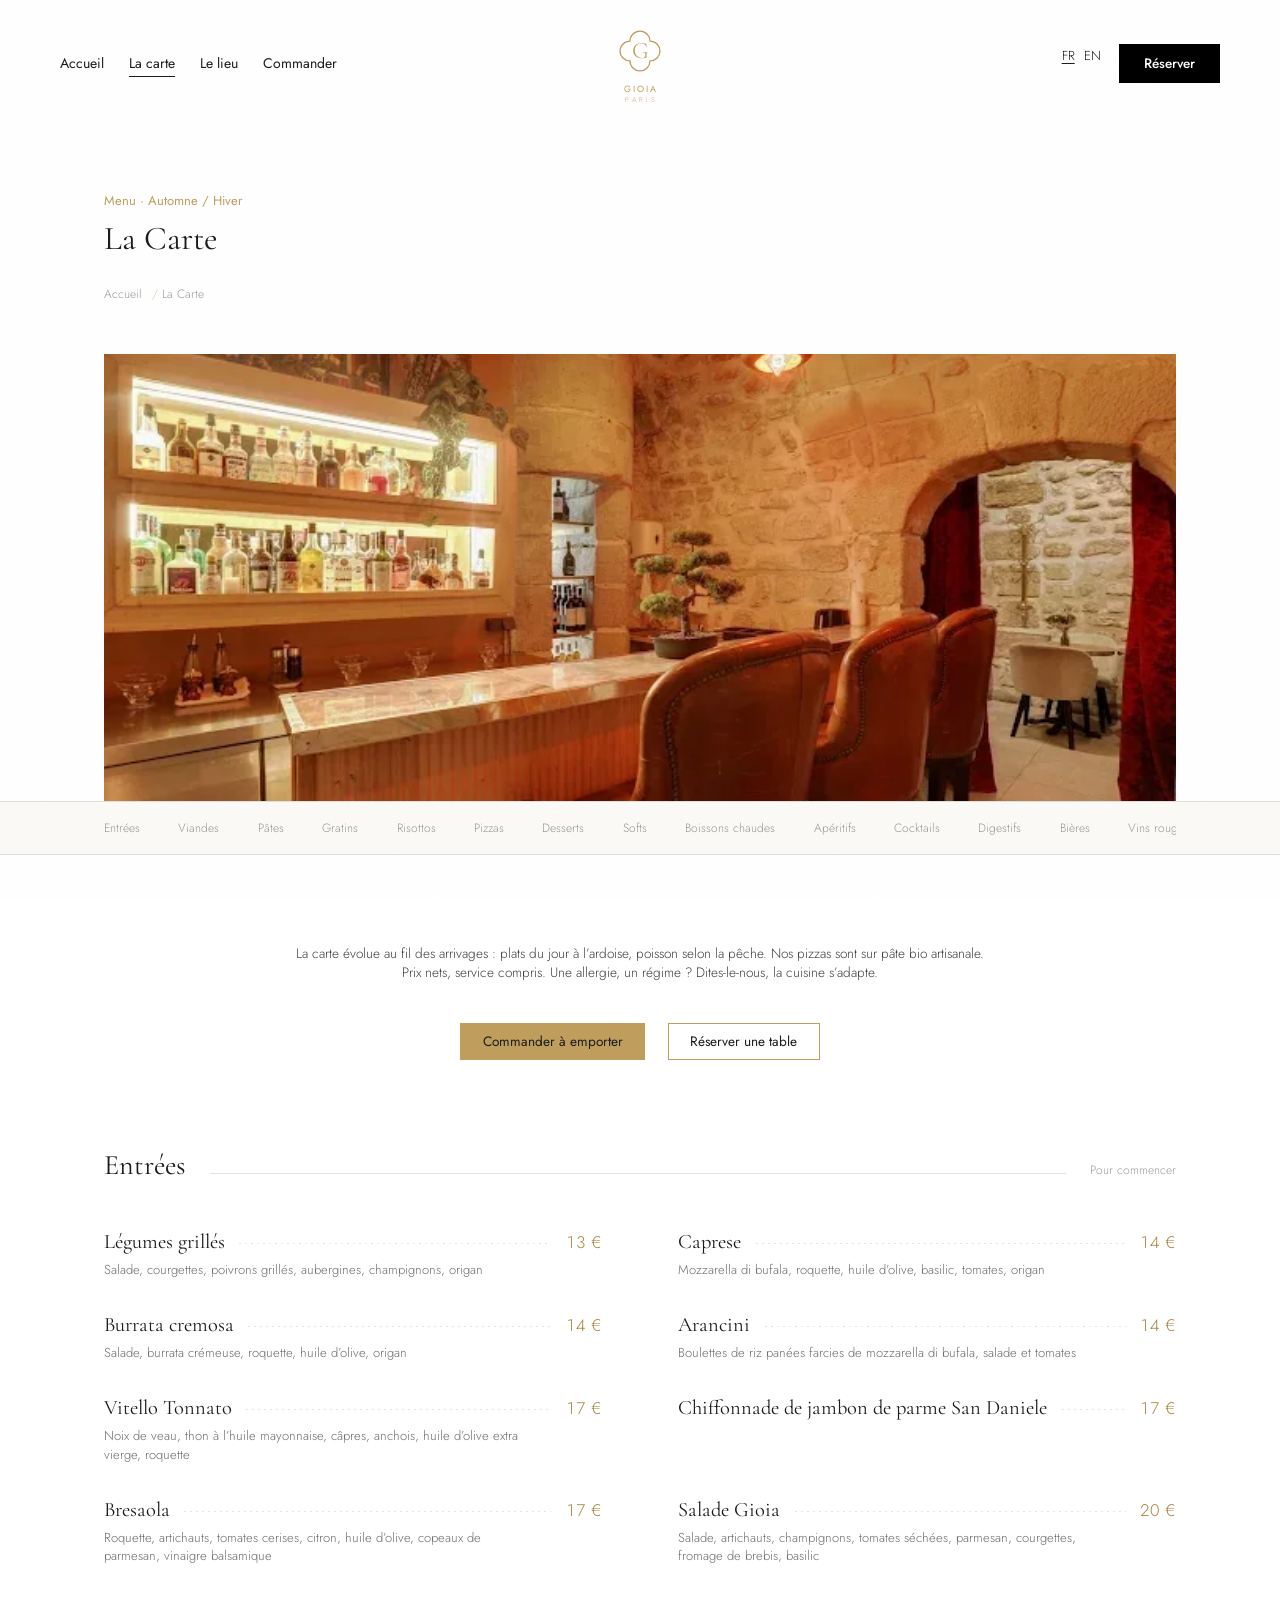
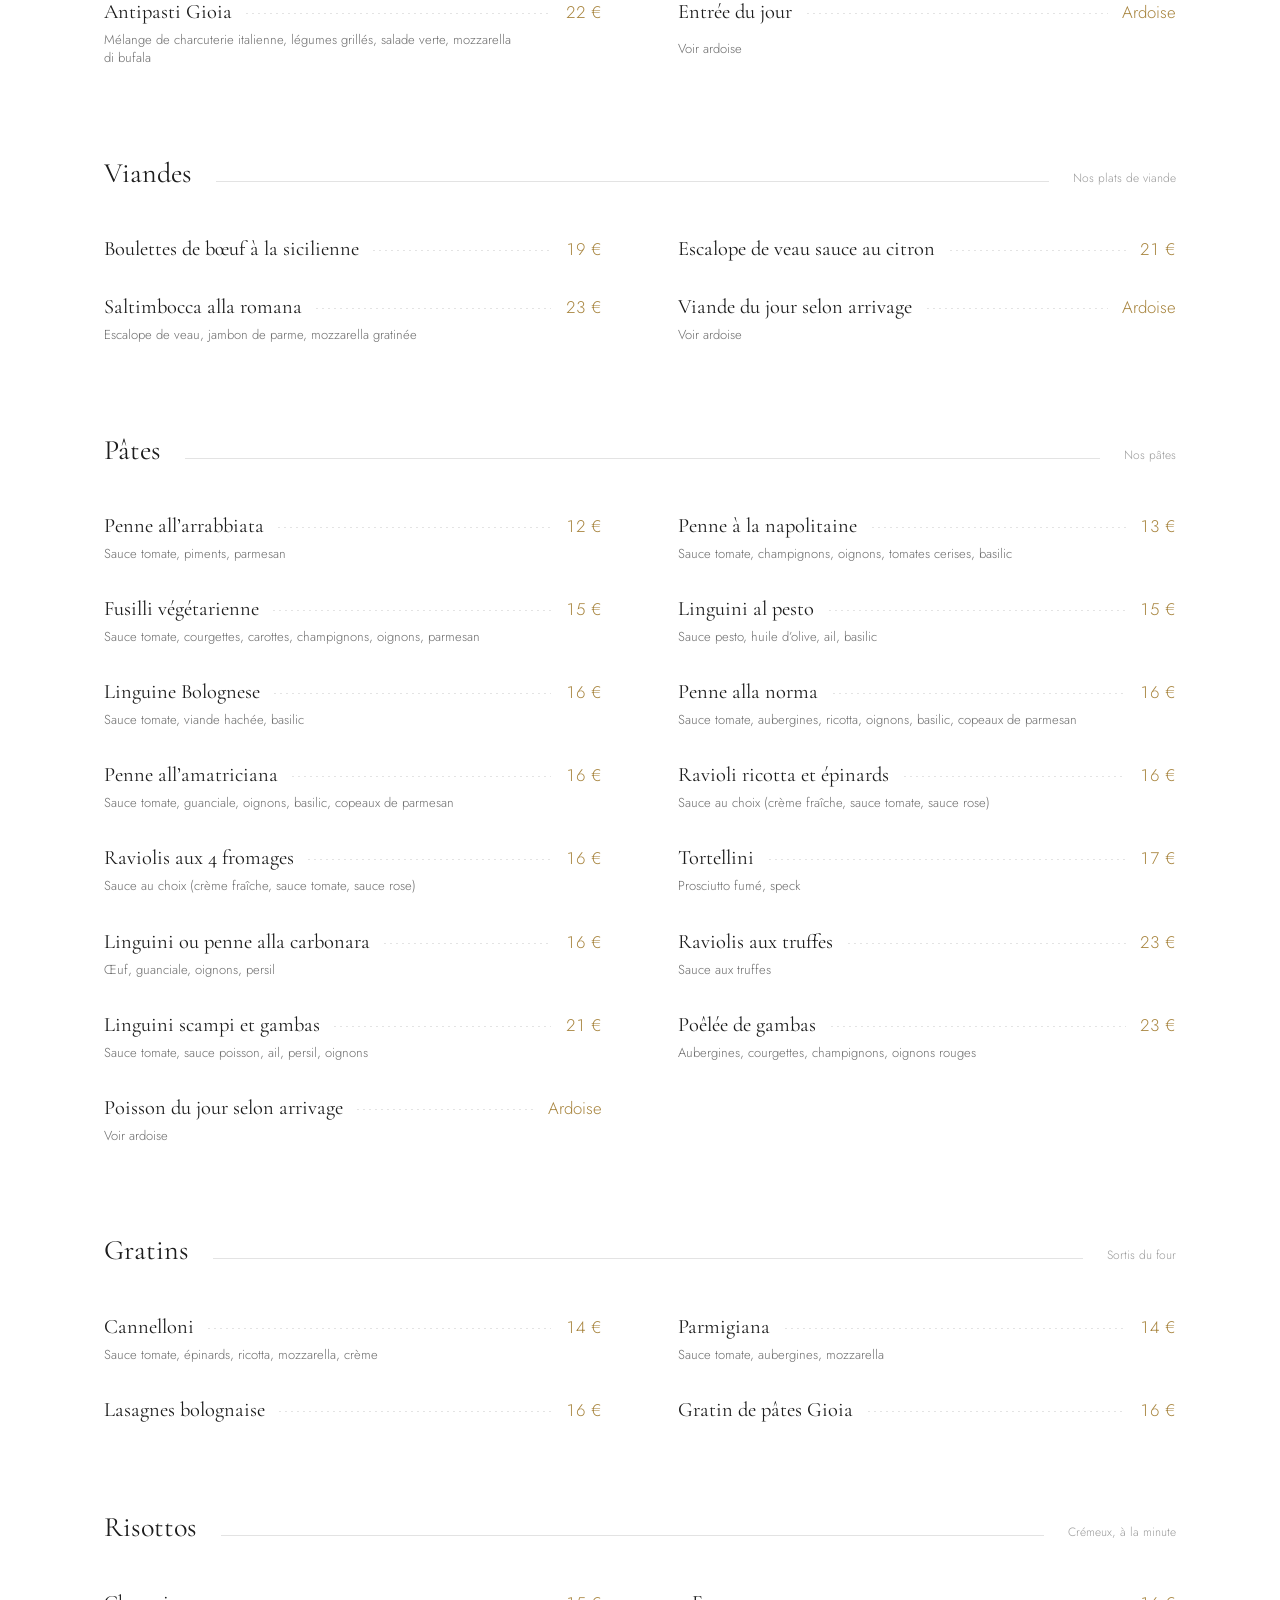
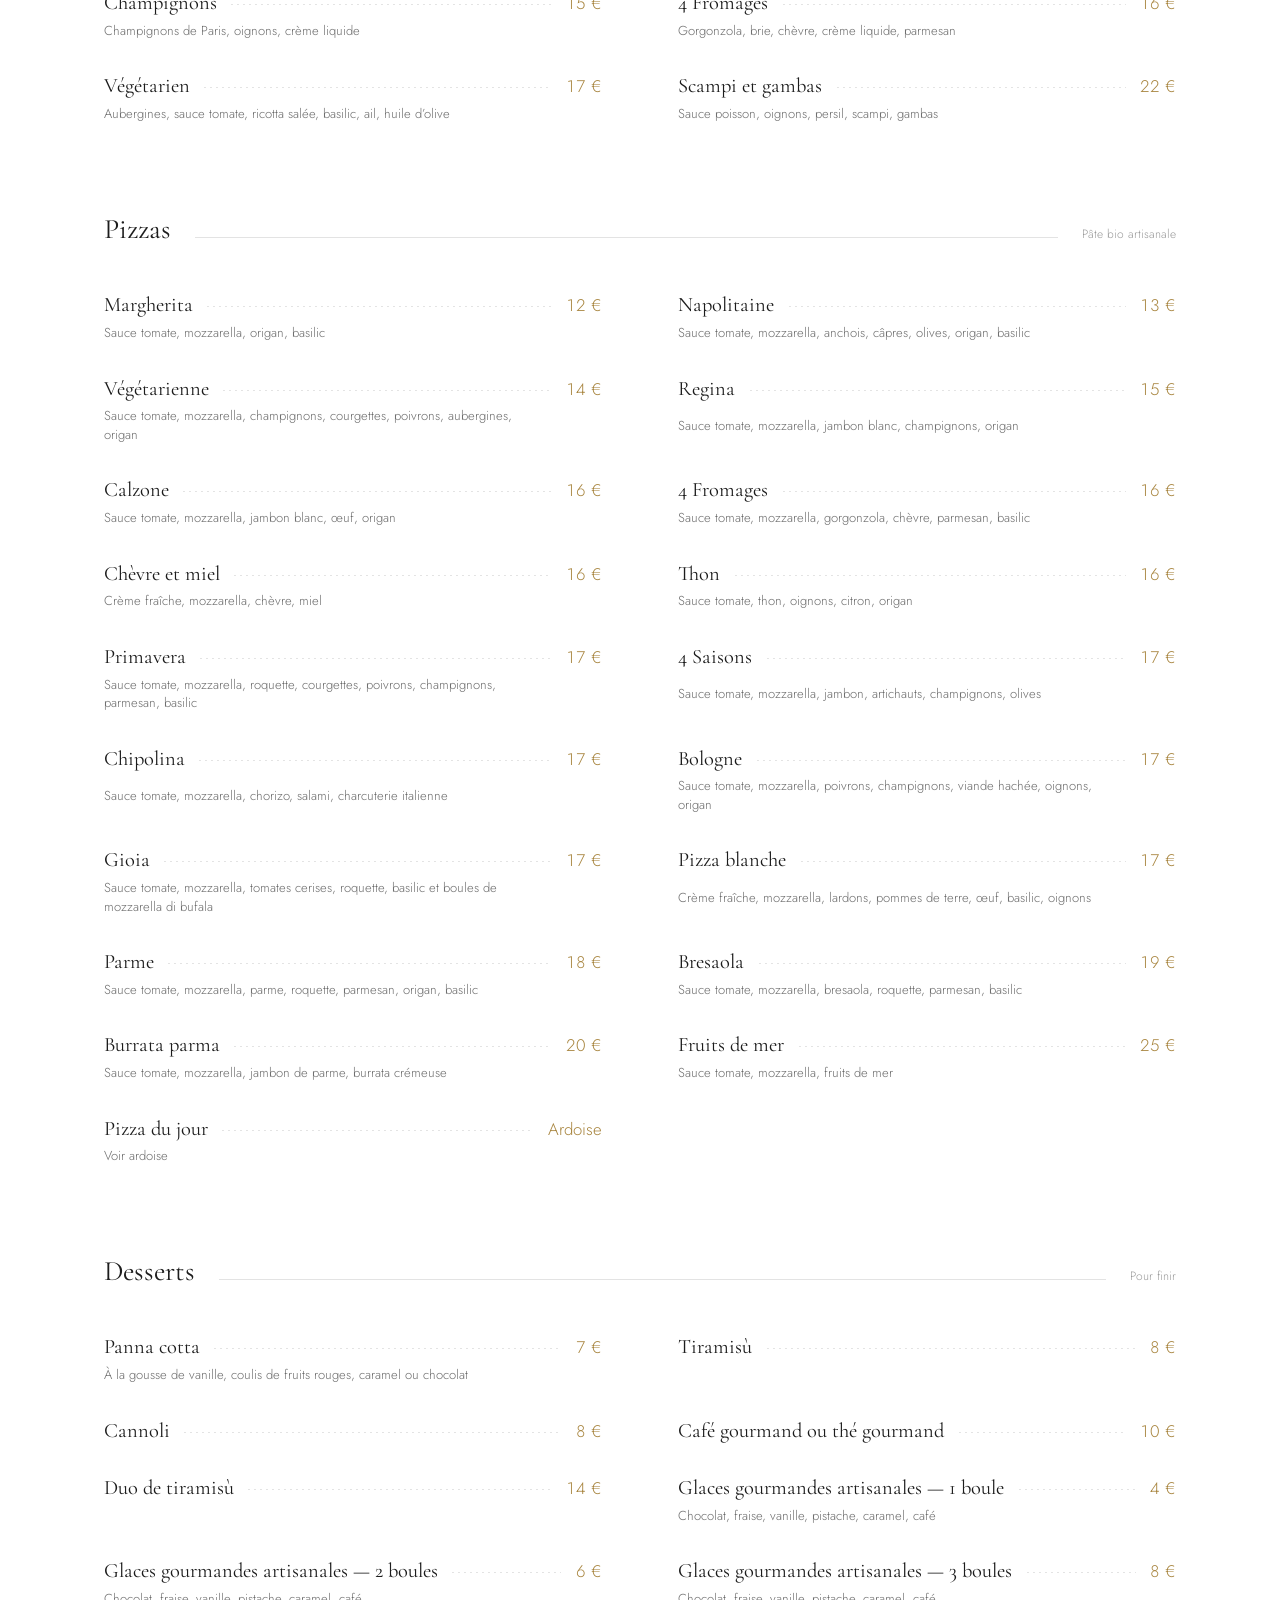
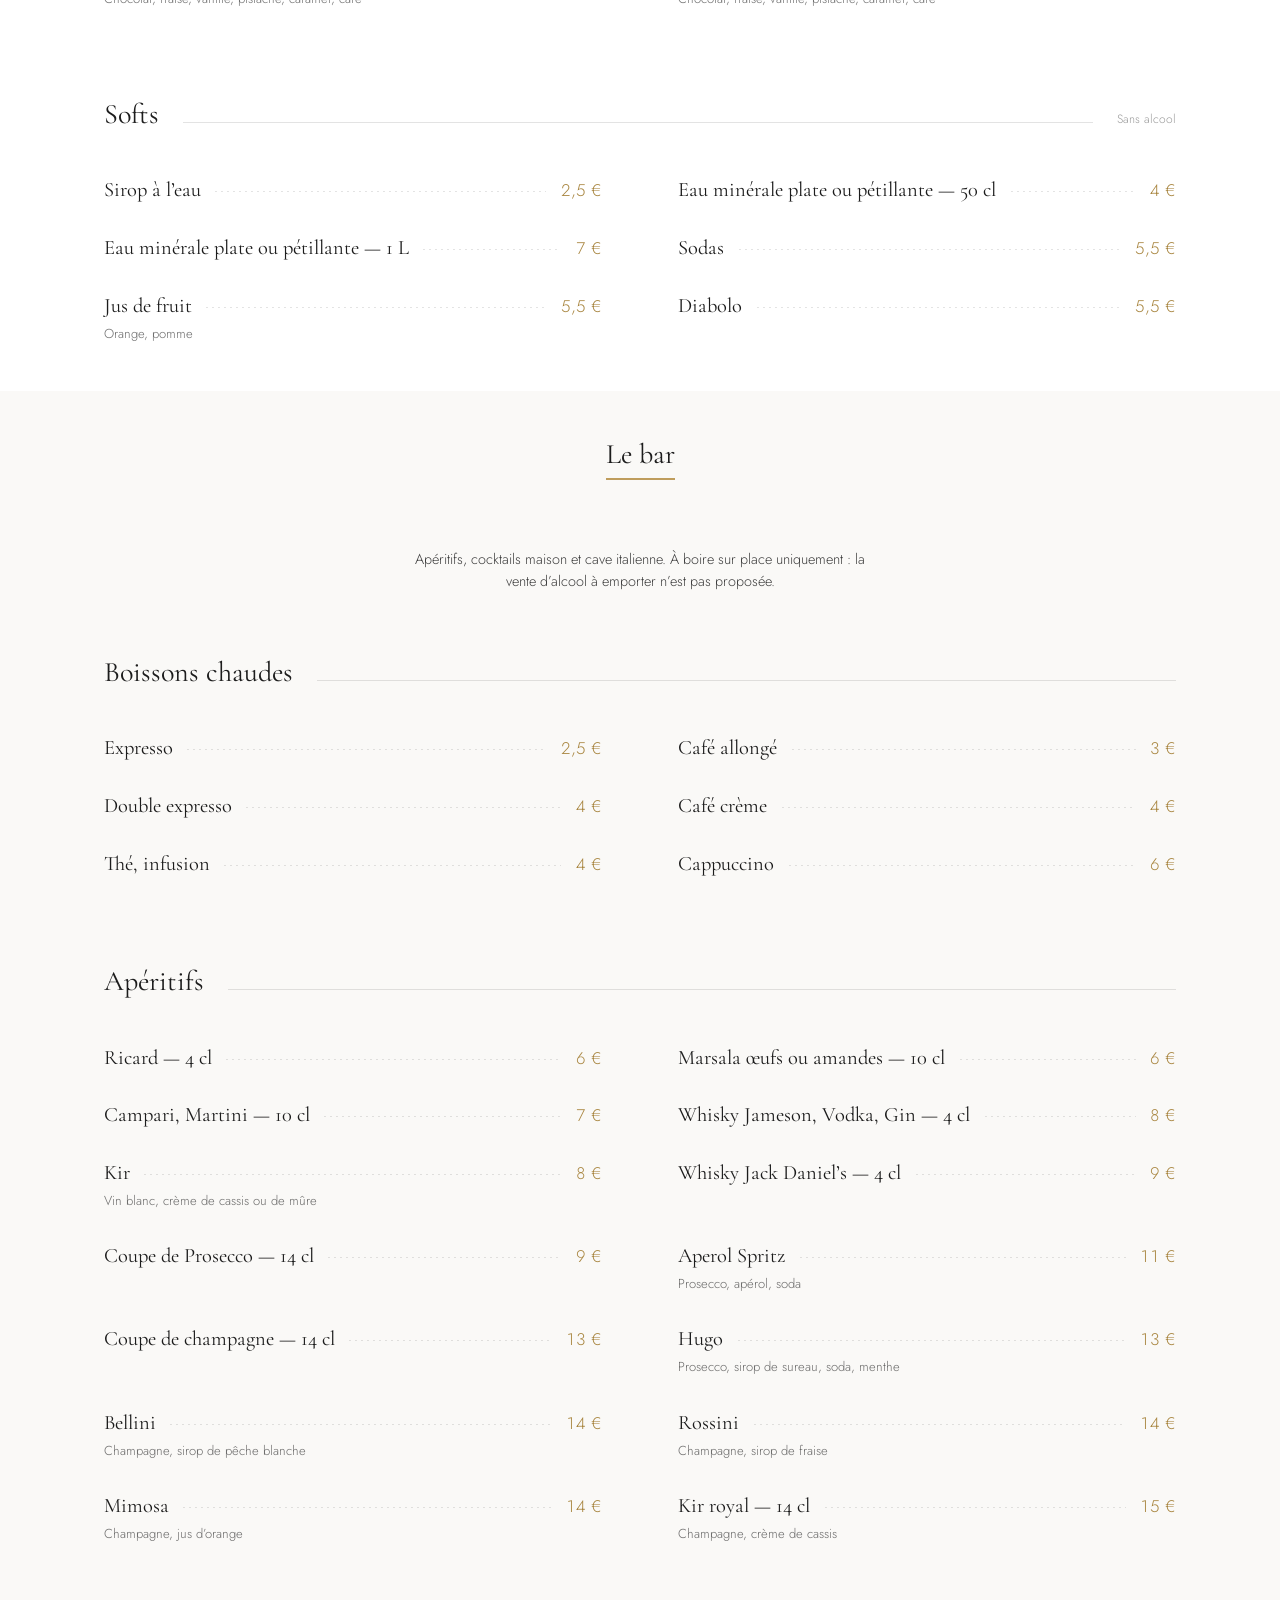
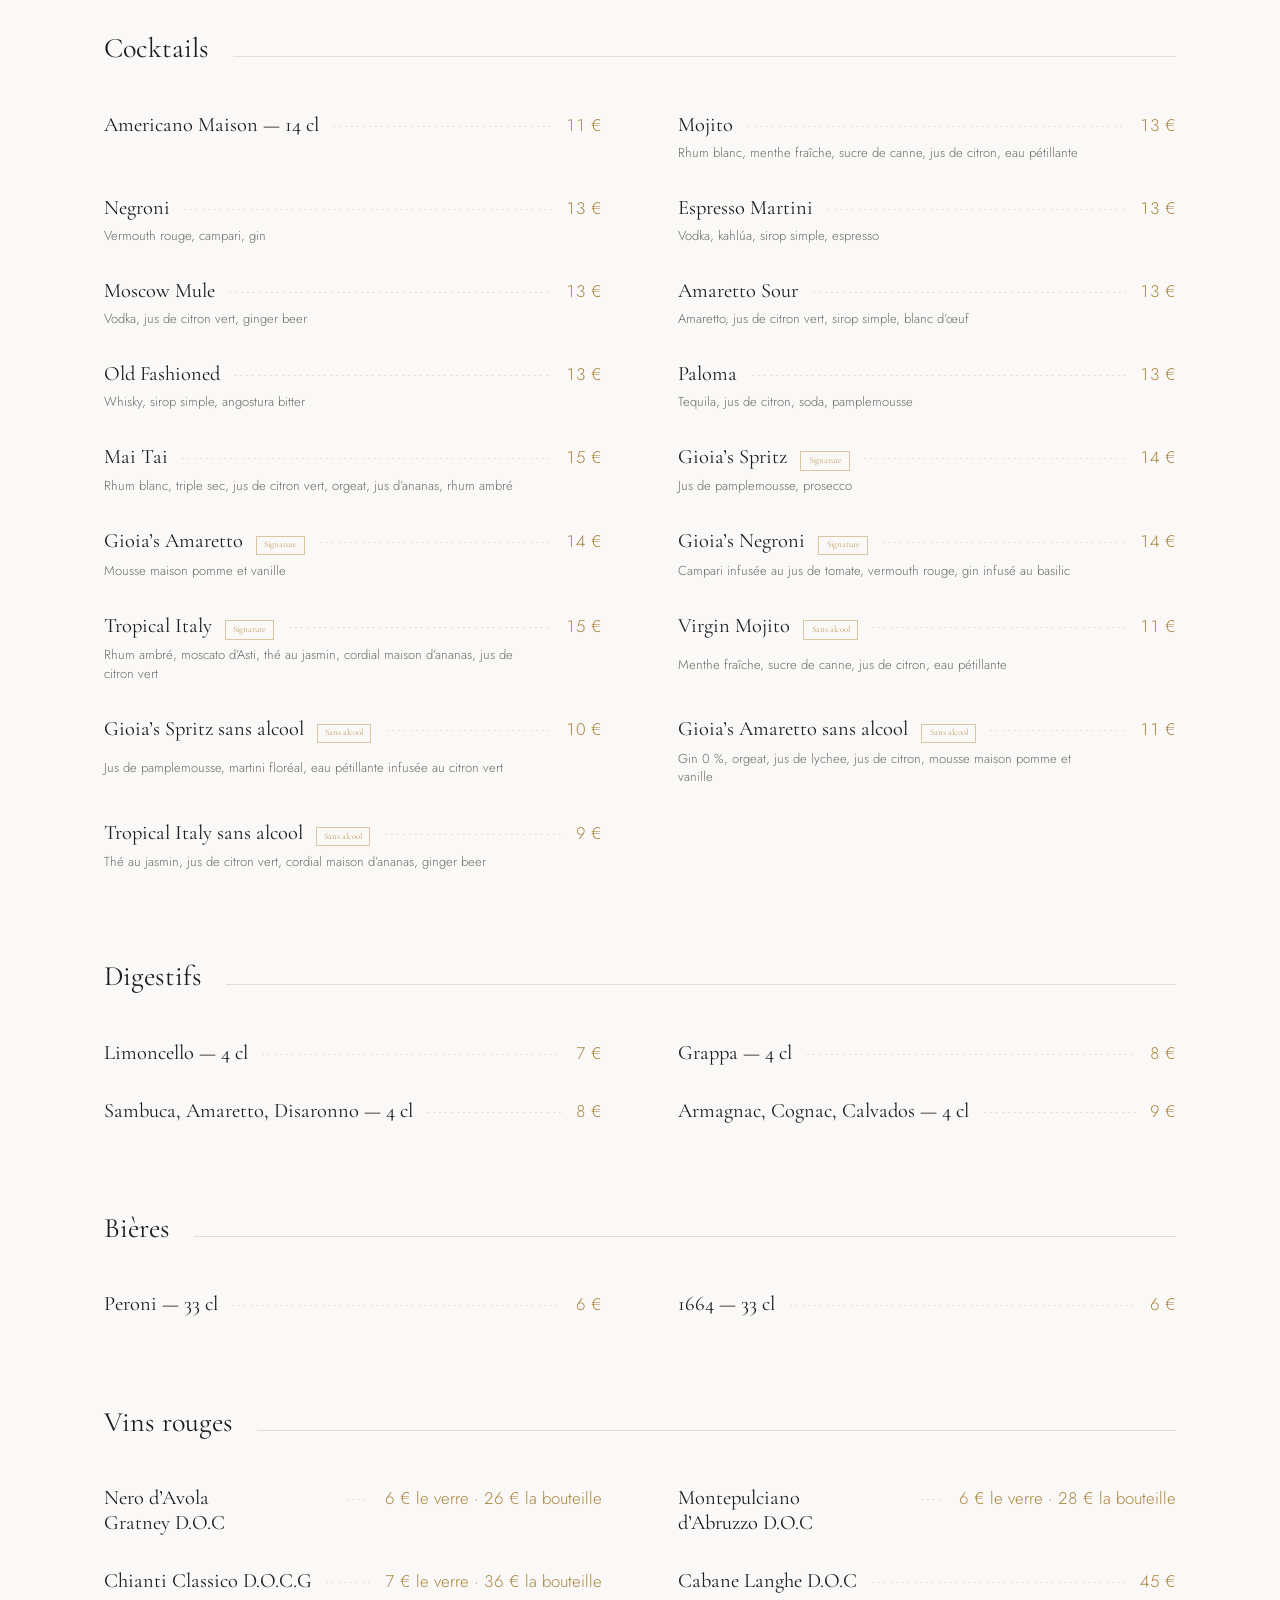
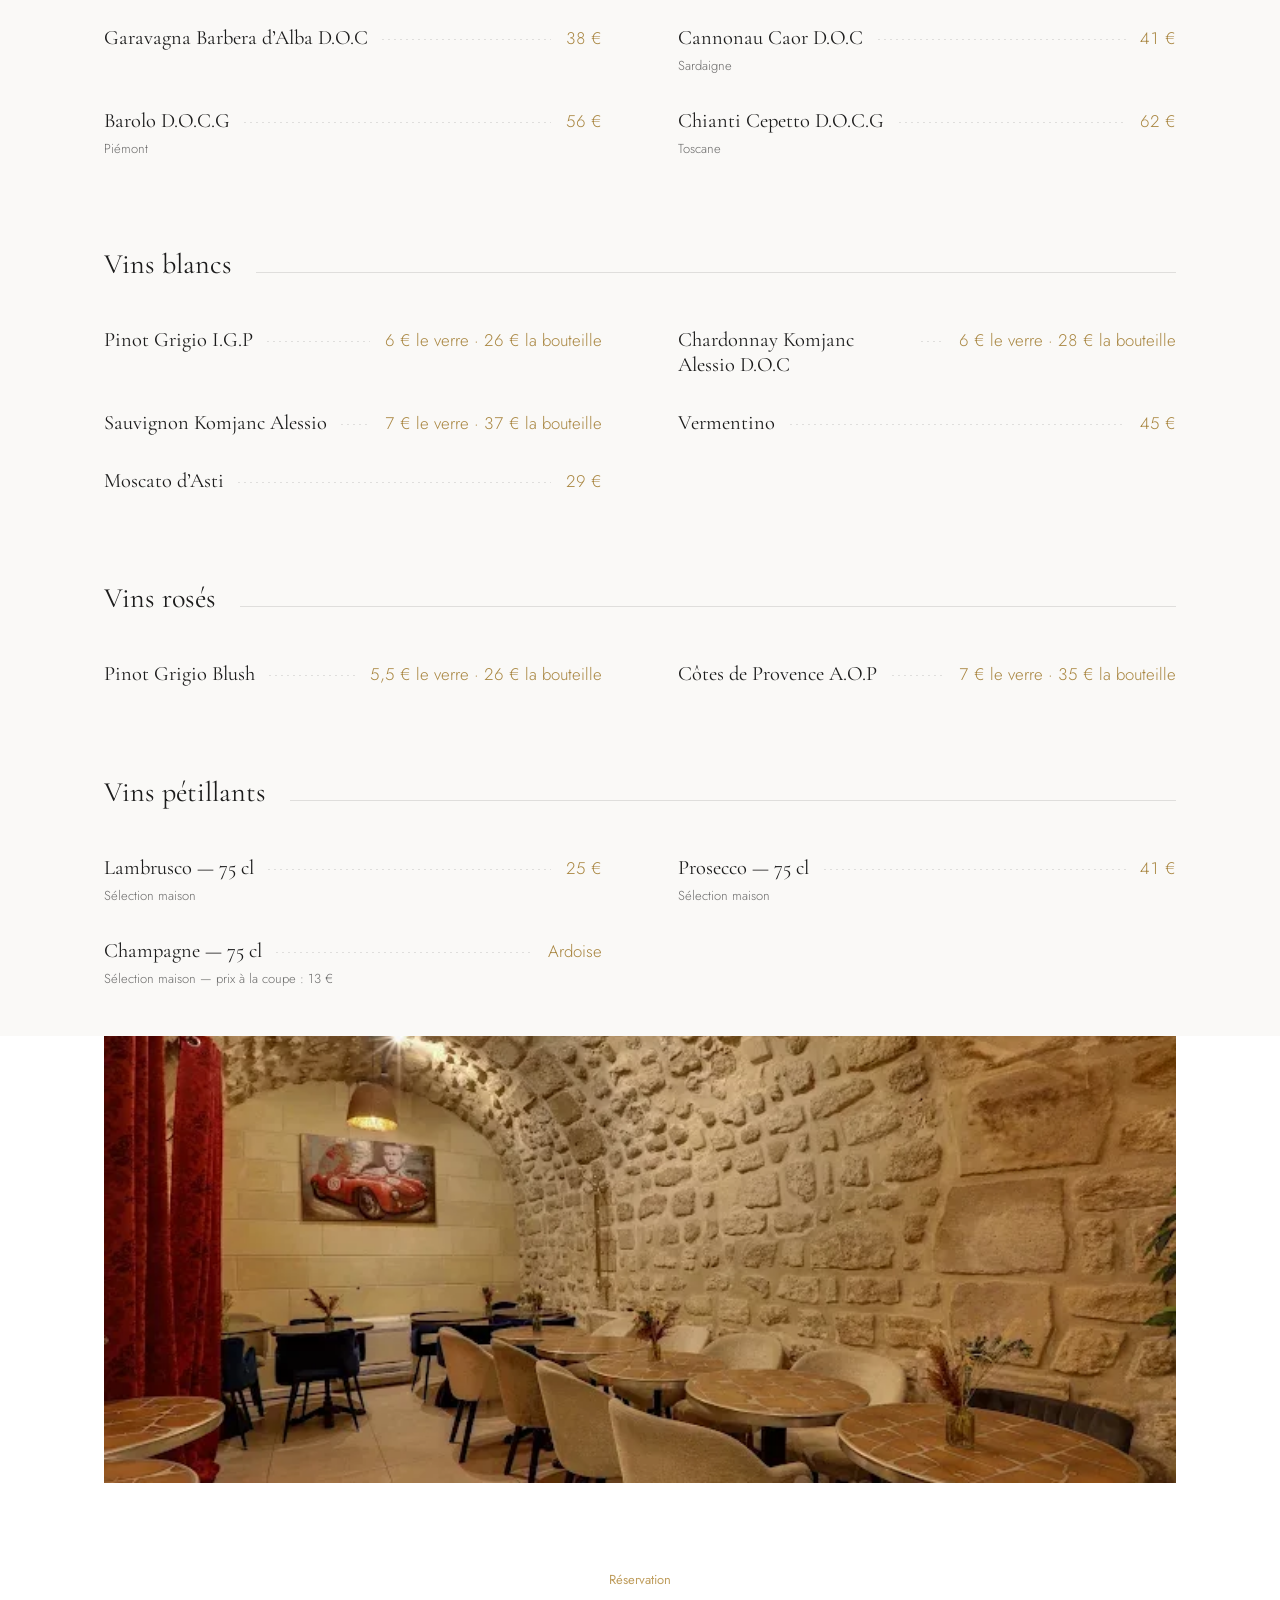
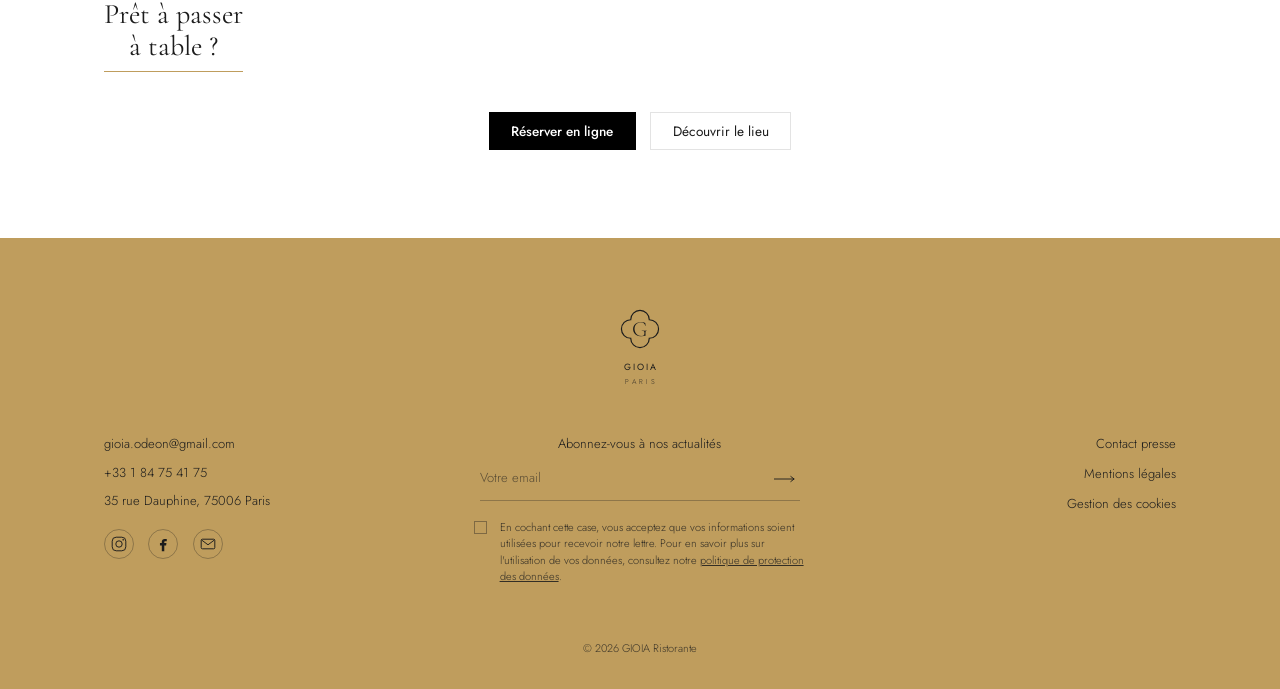
<file: site/la-carte.html>
<!DOCTYPE html>
<html lang="fr">
<head>
<meta charset="utf-8">
<meta name="viewport" content="width=device-width, initial-scale=1">
<title>La Carte — Menu italien | GIOIA Odéon, Paris 6e</title>
<meta name="description" content="La carte de GIOIA Odéon : entrées, viandes, pâtes, gratins, risottos, pizzas sur pâte bio artisanale, desserts, cocktails et cave italienne. 35 rue Dauphine, Paris 6e.">
<meta name="robots" content="index, follow, max-image-preview:large, max-snippet:-1">
<meta name="theme-color" content="#FBFAF7">
<link rel="canonical" href="https://gioiaodeon.fr/la-carte.html">

<meta property="og:type" content="website">
<meta property="og:site_name" content="GIOIA">
<meta property="og:locale" content="fr_FR">
<meta property="og:title" content="La Carte — GIOIA Odéon, restaurant italien à Paris 6e">
<meta property="og:description" content="Entrées, viandes, pâtes, gratins, risottos, pizzas sur pâte bio artisanale, desserts et cave italienne.">
<meta property="og:url" content="https://gioiaodeon.fr/la-carte.html">
<meta property="og:image" content="https://gioiaodeon.fr/assets/images/og-image.jpg">
<meta name="twitter:card" content="summary_large_image">
<meta name="twitter:title" content="La Carte — GIOIA Odéon, restaurant italien à Paris 6e">
<meta name="twitter:description" content="Entrées, viandes, pâtes, gratins, risottos, pizzas sur pâte bio artisanale, desserts et cave italienne.">
<meta name="twitter:image" content="https://gioiaodeon.fr/assets/images/og-image.jpg">

<link rel="icon" href="favicon.svg" type="image/svg+xml">
<link rel="manifest" href="site.webmanifest">

<link rel="preconnect" href="https://fonts.googleapis.com">
<link rel="preconnect" href="https://fonts.gstatic.com" crossorigin>
<link rel="stylesheet" href="https://fonts.googleapis.com/css2?family=Cormorant+Garamond:ital,wght@0,300;0,400;0,500;1,300;1,400&family=Jost:wght@200;300;400;500&display=swap">
<link rel="stylesheet" href="assets/css/style.css">

<script>
(function(){try{if(sessionStorage.getItem('gioia:navigating')==='1'){document.documentElement.classList.add('is-navigating');sessionStorage.removeItem('gioia:navigating');}}catch(e){}})();
</script>

<script type="application/ld+json">
{
  "@context": "https://schema.org",
  "@type": "Menu",
  "name": "Carte — GIOIA Odéon",
  "inLanguage": "fr-FR",
  "hasMenuSection": [
    {
      "@type": "MenuSection",
      "name": "Entrées",
      "hasMenuItem": [
        {
          "@type": "MenuItem",
          "name": "Légumes grillés",
          "description": "Salade, courgettes, poivrons grillés, aubergines, champignons, origan",
          "offers": {
            "@type": "Offer",
            "price": "13",
            "priceCurrency": "EUR"
          }
        },
        {
          "@type": "MenuItem",
          "name": "Caprese",
          "description": "Mozzarella di bufala, roquette, huile d’olive, basilic, tomates, origan",
          "offers": {
            "@type": "Offer",
            "price": "14",
            "priceCurrency": "EUR"
          }
        },
        {
          "@type": "MenuItem",
          "name": "Burrata cremosa",
          "description": "Salade, burrata crémeuse, roquette, huile d’olive, origan",
          "offers": {
            "@type": "Offer",
            "price": "14",
            "priceCurrency": "EUR"
          }
        },
        {
          "@type": "MenuItem",
          "name": "Arancini",
          "description": "Boulettes de riz panées farcies de mozzarella di bufala, salade et tomates",
          "offers": {
            "@type": "Offer",
            "price": "14",
            "priceCurrency": "EUR"
          }
        },
        {
          "@type": "MenuItem",
          "name": "Vitello Tonnato",
          "description": "Noix de veau, thon à l’huile mayonnaise, câpres, anchois, huile d’olive extra vierge, roquette",
          "offers": {
            "@type": "Offer",
            "price": "17",
            "priceCurrency": "EUR"
          }
        },
        {
          "@type": "MenuItem",
          "name": "Chiffonnade de jambon de parme San Daniele",
          "offers": {
            "@type": "Offer",
            "price": "17",
            "priceCurrency": "EUR"
          }
        },
        {
          "@type": "MenuItem",
          "name": "Bresaola",
          "description": "Roquette, artichauts, tomates cerises, citron, huile d’olive, copeaux de parmesan, vinaigre balsamique",
          "offers": {
            "@type": "Offer",
            "price": "17",
            "priceCurrency": "EUR"
          }
        },
        {
          "@type": "MenuItem",
          "name": "Salade Gioia",
          "description": "Salade, artichauts, champignons, tomates séchées, parmesan, courgettes, fromage de brebis, basilic",
          "offers": {
            "@type": "Offer",
            "price": "20",
            "priceCurrency": "EUR"
          }
        },
        {
          "@type": "MenuItem",
          "name": "Antipasti Gioia",
          "description": "Mélange de charcuterie italienne, légumes grillés, salade verte, mozzarella di bufala",
          "offers": {
            "@type": "Offer",
            "price": "22",
            "priceCurrency": "EUR"
          }
        }
      ]
    },
    {
      "@type": "MenuSection",
      "name": "Viandes",
      "hasMenuItem": [
        {
          "@type": "MenuItem",
          "name": "Boulettes de bœuf à la sicilienne",
          "offers": {
            "@type": "Offer",
            "price": "19",
            "priceCurrency": "EUR"
          }
        },
        {
          "@type": "MenuItem",
          "name": "Escalope de veau sauce au citron",
          "offers": {
            "@type": "Offer",
            "price": "21",
            "priceCurrency": "EUR"
          }
        },
        {
          "@type": "MenuItem",
          "name": "Saltimbocca alla romana",
          "description": "Escalope de veau, jambon de parme, mozzarella gratinée",
          "offers": {
            "@type": "Offer",
            "price": "23",
            "priceCurrency": "EUR"
          }
        }
      ]
    },
    {
      "@type": "MenuSection",
      "name": "Pâtes",
      "hasMenuItem": [
        {
          "@type": "MenuItem",
          "name": "Penne all’arrabbiata",
          "description": "Sauce tomate, piments, parmesan",
          "offers": {
            "@type": "Offer",
            "price": "12",
            "priceCurrency": "EUR"
          }
        },
        {
          "@type": "MenuItem",
          "name": "Penne à la napolitaine",
          "description": "Sauce tomate, champignons, oignons, tomates cerises, basilic",
          "offers": {
            "@type": "Offer",
            "price": "13",
            "priceCurrency": "EUR"
          }
        },
        {
          "@type": "MenuItem",
          "name": "Fusilli végétarienne",
          "description": "Sauce tomate, courgettes, carottes, champignons, oignons, parmesan",
          "offers": {
            "@type": "Offer",
            "price": "15",
            "priceCurrency": "EUR"
          }
        },
        {
          "@type": "MenuItem",
          "name": "Linguini al pesto",
          "description": "Sauce pesto, huile d’olive, ail, basilic",
          "offers": {
            "@type": "Offer",
            "price": "15",
            "priceCurrency": "EUR"
          }
        },
        {
          "@type": "MenuItem",
          "name": "Linguine Bolognese",
          "description": "Sauce tomate, viande hachée, basilic",
          "offers": {
            "@type": "Offer",
            "price": "16",
            "priceCurrency": "EUR"
          }
        },
        {
          "@type": "MenuItem",
          "name": "Penne alla norma",
          "description": "Sauce tomate, aubergines, ricotta, oignons, basilic, copeaux de parmesan",
          "offers": {
            "@type": "Offer",
            "price": "16",
            "priceCurrency": "EUR"
          }
        },
        {
          "@type": "MenuItem",
          "name": "Penne all’amatriciana",
          "description": "Sauce tomate, guanciale, oignons, basilic, copeaux de parmesan",
          "offers": {
            "@type": "Offer",
            "price": "16",
            "priceCurrency": "EUR"
          }
        },
        {
          "@type": "MenuItem",
          "name": "Ravioli ricotta et épinards",
          "description": "Sauce au choix (crème fraîche, sauce tomate, sauce rose)",
          "offers": {
            "@type": "Offer",
            "price": "16",
            "priceCurrency": "EUR"
          }
        },
        {
          "@type": "MenuItem",
          "name": "Raviolis aux 4 fromages",
          "description": "Sauce au choix (crème fraîche, sauce tomate, sauce rose)",
          "offers": {
            "@type": "Offer",
            "price": "16",
            "priceCurrency": "EUR"
          }
        },
        {
          "@type": "MenuItem",
          "name": "Tortellini",
          "description": "Prosciutto fumé, speck",
          "offers": {
            "@type": "Offer",
            "price": "17",
            "priceCurrency": "EUR"
          }
        },
        {
          "@type": "MenuItem",
          "name": "Linguini ou penne alla carbonara",
          "description": "Œuf, guanciale, oignons, persil",
          "offers": {
            "@type": "Offer",
            "price": "16",
            "priceCurrency": "EUR"
          }
        },
        {
          "@type": "MenuItem",
          "name": "Raviolis aux truffes",
          "description": "Sauce aux truffes",
          "offers": {
            "@type": "Offer",
            "price": "23",
            "priceCurrency": "EUR"
          }
        },
        {
          "@type": "MenuItem",
          "name": "Linguini scampi et gambas",
          "description": "Sauce tomate, sauce poisson, ail, persil, oignons",
          "offers": {
            "@type": "Offer",
            "price": "21",
            "priceCurrency": "EUR"
          }
        },
        {
          "@type": "MenuItem",
          "name": "Poêlée de gambas",
          "description": "Aubergines, courgettes, champignons, oignons rouges",
          "offers": {
            "@type": "Offer",
            "price": "23",
            "priceCurrency": "EUR"
          }
        }
      ]
    },
    {
      "@type": "MenuSection",
      "name": "Gratins",
      "hasMenuItem": [
        {
          "@type": "MenuItem",
          "name": "Cannelloni",
          "description": "Sauce tomate, épinards, ricotta, mozzarella, crème",
          "offers": {
            "@type": "Offer",
            "price": "14",
            "priceCurrency": "EUR"
          }
        },
        {
          "@type": "MenuItem",
          "name": "Parmigiana",
          "description": "Sauce tomate, aubergines, mozzarella",
          "offers": {
            "@type": "Offer",
            "price": "14",
            "priceCurrency": "EUR"
          }
        },
        {
          "@type": "MenuItem",
          "name": "Lasagnes bolognaise",
          "offers": {
            "@type": "Offer",
            "price": "16",
            "priceCurrency": "EUR"
          }
        },
        {
          "@type": "MenuItem",
          "name": "Gratin de pâtes Gioia",
          "offers": {
            "@type": "Offer",
            "price": "16",
            "priceCurrency": "EUR"
          }
        }
      ]
    },
    {
      "@type": "MenuSection",
      "name": "Risottos",
      "hasMenuItem": [
        {
          "@type": "MenuItem",
          "name": "Champignons",
          "description": "Champignons de Paris, oignons, crème liquide",
          "offers": {
            "@type": "Offer",
            "price": "15",
            "priceCurrency": "EUR"
          }
        },
        {
          "@type": "MenuItem",
          "name": "4 Fromages",
          "description": "Gorgonzola, brie, chèvre, crème liquide, parmesan",
          "offers": {
            "@type": "Offer",
            "price": "16",
            "priceCurrency": "EUR"
          }
        },
        {
          "@type": "MenuItem",
          "name": "Végétarien",
          "description": "Aubergines, sauce tomate, ricotta salée, basilic, ail, huile d’olive",
          "offers": {
            "@type": "Offer",
            "price": "17",
            "priceCurrency": "EUR"
          }
        },
        {
          "@type": "MenuItem",
          "name": "Scampi et gambas",
          "description": "Sauce poisson, oignons, persil, scampi, gambas",
          "offers": {
            "@type": "Offer",
            "price": "22",
            "priceCurrency": "EUR"
          }
        }
      ]
    },
    {
      "@type": "MenuSection",
      "name": "Pizzas",
      "hasMenuItem": [
        {
          "@type": "MenuItem",
          "name": "Margherita",
          "description": "Sauce tomate, mozzarella, origan, basilic",
          "offers": {
            "@type": "Offer",
            "price": "12",
            "priceCurrency": "EUR"
          }
        },
        {
          "@type": "MenuItem",
          "name": "Napolitaine",
          "description": "Sauce tomate, mozzarella, anchois, câpres, olives, origan, basilic",
          "offers": {
            "@type": "Offer",
            "price": "13",
            "priceCurrency": "EUR"
          }
        },
        {
          "@type": "MenuItem",
          "name": "Végétarienne",
          "description": "Sauce tomate, mozzarella, champignons, courgettes, poivrons, aubergines, origan",
          "offers": {
            "@type": "Offer",
            "price": "14",
            "priceCurrency": "EUR"
          }
        },
        {
          "@type": "MenuItem",
          "name": "Regina",
          "description": "Sauce tomate, mozzarella, jambon blanc, champignons, origan",
          "offers": {
            "@type": "Offer",
            "price": "15",
            "priceCurrency": "EUR"
          }
        },
        {
          "@type": "MenuItem",
          "name": "Calzone",
          "description": "Sauce tomate, mozzarella, jambon blanc, œuf, origan",
          "offers": {
            "@type": "Offer",
            "price": "16",
            "priceCurrency": "EUR"
          }
        },
        {
          "@type": "MenuItem",
          "name": "4 Fromages",
          "description": "Sauce tomate, mozzarella, gorgonzola, chèvre, parmesan, basilic",
          "offers": {
            "@type": "Offer",
            "price": "16",
            "priceCurrency": "EUR"
          }
        },
        {
          "@type": "MenuItem",
          "name": "Chèvre et miel",
          "description": "Crème fraîche, mozzarella, chèvre, miel",
          "offers": {
            "@type": "Offer",
            "price": "16",
            "priceCurrency": "EUR"
          }
        },
        {
          "@type": "MenuItem",
          "name": "Thon",
          "description": "Sauce tomate, thon, oignons, citron, origan",
          "offers": {
            "@type": "Offer",
            "price": "16",
            "priceCurrency": "EUR"
          }
        },
        {
          "@type": "MenuItem",
          "name": "Primavera",
          "description": "Sauce tomate, mozzarella, roquette, courgettes, poivrons, champignons, parmesan, basilic",
          "offers": {
            "@type": "Offer",
            "price": "17",
            "priceCurrency": "EUR"
          }
        },
        {
          "@type": "MenuItem",
          "name": "4 Saisons",
          "description": "Sauce tomate, mozzarella, jambon, artichauts, champignons, olives",
          "offers": {
            "@type": "Offer",
            "price": "17",
            "priceCurrency": "EUR"
          }
        },
        {
          "@type": "MenuItem",
          "name": "Chipolina",
          "description": "Sauce tomate, mozzarella, chorizo, salami, charcuterie italienne",
          "offers": {
            "@type": "Offer",
            "price": "17",
            "priceCurrency": "EUR"
          }
        },
        {
          "@type": "MenuItem",
          "name": "Bologne",
          "description": "Sauce tomate, mozzarella, poivrons, champignons, viande hachée, oignons, origan",
          "offers": {
            "@type": "Offer",
            "price": "17",
            "priceCurrency": "EUR"
          }
        },
        {
          "@type": "MenuItem",
          "name": "Gioia",
          "description": "Sauce tomate, mozzarella, tomates cerises, roquette, basilic et boules de mozzarella di bufala",
          "offers": {
            "@type": "Offer",
            "price": "17",
            "priceCurrency": "EUR"
          }
        },
        {
          "@type": "MenuItem",
          "name": "Pizza blanche",
          "description": "Crème fraîche, mozzarella, lardons, pommes de terre, œuf, basilic, oignons",
          "offers": {
            "@type": "Offer",
            "price": "17",
            "priceCurrency": "EUR"
          }
        },
        {
          "@type": "MenuItem",
          "name": "Parme",
          "description": "Sauce tomate, mozzarella, parme, roquette, parmesan, origan, basilic",
          "offers": {
            "@type": "Offer",
            "price": "18",
            "priceCurrency": "EUR"
          }
        },
        {
          "@type": "MenuItem",
          "name": "Bresaola",
          "description": "Sauce tomate, mozzarella, bresaola, roquette, parmesan, basilic",
          "offers": {
            "@type": "Offer",
            "price": "19",
            "priceCurrency": "EUR"
          }
        },
        {
          "@type": "MenuItem",
          "name": "Burrata parma",
          "description": "Sauce tomate, mozzarella, jambon de parme, burrata crémeuse",
          "offers": {
            "@type": "Offer",
            "price": "20",
            "priceCurrency": "EUR"
          }
        },
        {
          "@type": "MenuItem",
          "name": "Fruits de mer",
          "description": "Sauce tomate, mozzarella, fruits de mer",
          "offers": {
            "@type": "Offer",
            "price": "25",
            "priceCurrency": "EUR"
          }
        }
      ]
    },
    {
      "@type": "MenuSection",
      "name": "Desserts",
      "hasMenuItem": [
        {
          "@type": "MenuItem",
          "name": "Panna cotta",
          "description": "À la gousse de vanille, coulis de fruits rouges, caramel ou chocolat",
          "offers": {
            "@type": "Offer",
            "price": "7",
            "priceCurrency": "EUR"
          }
        },
        {
          "@type": "MenuItem",
          "name": "Tiramisù",
          "offers": {
            "@type": "Offer",
            "price": "8",
            "priceCurrency": "EUR"
          }
        },
        {
          "@type": "MenuItem",
          "name": "Cannoli",
          "offers": {
            "@type": "Offer",
            "price": "8",
            "priceCurrency": "EUR"
          }
        },
        {
          "@type": "MenuItem",
          "name": "Café gourmand ou thé gourmand",
          "offers": {
            "@type": "Offer",
            "price": "10",
            "priceCurrency": "EUR"
          }
        },
        {
          "@type": "MenuItem",
          "name": "Duo de tiramisù",
          "offers": {
            "@type": "Offer",
            "price": "14",
            "priceCurrency": "EUR"
          }
        },
        {
          "@type": "MenuItem",
          "name": "Glaces gourmandes artisanales — 1 boule",
          "description": "Chocolat, fraise, vanille, pistache, caramel, café",
          "offers": {
            "@type": "Offer",
            "price": "4",
            "priceCurrency": "EUR"
          }
        },
        {
          "@type": "MenuItem",
          "name": "Glaces gourmandes artisanales — 2 boules",
          "description": "Chocolat, fraise, vanille, pistache, caramel, café",
          "offers": {
            "@type": "Offer",
            "price": "6",
            "priceCurrency": "EUR"
          }
        },
        {
          "@type": "MenuItem",
          "name": "Glaces gourmandes artisanales — 3 boules",
          "description": "Chocolat, fraise, vanille, pistache, caramel, café",
          "offers": {
            "@type": "Offer",
            "price": "8",
            "priceCurrency": "EUR"
          }
        }
      ]
    },
    {
      "@type": "MenuSection",
      "name": "Softs",
      "hasMenuItem": [
        {
          "@type": "MenuItem",
          "name": "Sirop à l’eau",
          "offers": {
            "@type": "Offer",
            "price": "2.5",
            "priceCurrency": "EUR"
          }
        },
        {
          "@type": "MenuItem",
          "name": "Eau minérale plate ou pétillante — 50 cl",
          "offers": {
            "@type": "Offer",
            "price": "4",
            "priceCurrency": "EUR"
          }
        },
        {
          "@type": "MenuItem",
          "name": "Eau minérale plate ou pétillante — 1 L",
          "offers": {
            "@type": "Offer",
            "price": "7",
            "priceCurrency": "EUR"
          }
        },
        {
          "@type": "MenuItem",
          "name": "Sodas",
          "offers": {
            "@type": "Offer",
            "price": "5.5",
            "priceCurrency": "EUR"
          }
        },
        {
          "@type": "MenuItem",
          "name": "Jus de fruit",
          "description": "Orange, pomme",
          "offers": {
            "@type": "Offer",
            "price": "5.5",
            "priceCurrency": "EUR"
          }
        },
        {
          "@type": "MenuItem",
          "name": "Diabolo",
          "offers": {
            "@type": "Offer",
            "price": "5.5",
            "priceCurrency": "EUR"
          }
        }
      ]
    },
    {
      "@type": "MenuSection",
      "name": "Boissons chaudes",
      "hasMenuItem": [
        {
          "@type": "MenuItem",
          "name": "Expresso",
          "offers": {
            "@type": "Offer",
            "price": "2.5",
            "priceCurrency": "EUR"
          }
        },
        {
          "@type": "MenuItem",
          "name": "Café allongé",
          "offers": {
            "@type": "Offer",
            "price": "3",
            "priceCurrency": "EUR"
          }
        },
        {
          "@type": "MenuItem",
          "name": "Double expresso",
          "offers": {
            "@type": "Offer",
            "price": "4",
            "priceCurrency": "EUR"
          }
        },
        {
          "@type": "MenuItem",
          "name": "Café crème",
          "offers": {
            "@type": "Offer",
            "price": "4",
            "priceCurrency": "EUR"
          }
        },
        {
          "@type": "MenuItem",
          "name": "Thé, infusion",
          "offers": {
            "@type": "Offer",
            "price": "4",
            "priceCurrency": "EUR"
          }
        },
        {
          "@type": "MenuItem",
          "name": "Cappuccino",
          "offers": {
            "@type": "Offer",
            "price": "6",
            "priceCurrency": "EUR"
          }
        }
      ]
    },
    {
      "@type": "MenuSection",
      "name": "Apéritifs",
      "hasMenuItem": [
        {
          "@type": "MenuItem",
          "name": "Ricard — 4 cl",
          "offers": {
            "@type": "Offer",
            "price": "6",
            "priceCurrency": "EUR"
          }
        },
        {
          "@type": "MenuItem",
          "name": "Marsala œufs ou amandes — 10 cl",
          "offers": {
            "@type": "Offer",
            "price": "6",
            "priceCurrency": "EUR"
          }
        },
        {
          "@type": "MenuItem",
          "name": "Campari, Martini — 10 cl",
          "offers": {
            "@type": "Offer",
            "price": "7",
            "priceCurrency": "EUR"
          }
        },
        {
          "@type": "MenuItem",
          "name": "Whisky Jameson, Vodka, Gin — 4 cl",
          "offers": {
            "@type": "Offer",
            "price": "8",
            "priceCurrency": "EUR"
          }
        },
        {
          "@type": "MenuItem",
          "name": "Kir",
          "description": "Vin blanc, crème de cassis ou de mûre",
          "offers": {
            "@type": "Offer",
            "price": "8",
            "priceCurrency": "EUR"
          }
        },
        {
          "@type": "MenuItem",
          "name": "Whisky Jack Daniel’s — 4 cl",
          "offers": {
            "@type": "Offer",
            "price": "9",
            "priceCurrency": "EUR"
          }
        },
        {
          "@type": "MenuItem",
          "name": "Coupe de Prosecco — 14 cl",
          "offers": {
            "@type": "Offer",
            "price": "9",
            "priceCurrency": "EUR"
          }
        },
        {
          "@type": "MenuItem",
          "name": "Aperol Spritz",
          "description": "Prosecco, apérol, soda",
          "offers": {
            "@type": "Offer",
            "price": "11",
            "priceCurrency": "EUR"
          }
        },
        {
          "@type": "MenuItem",
          "name": "Coupe de champagne — 14 cl",
          "offers": {
            "@type": "Offer",
            "price": "13",
            "priceCurrency": "EUR"
          }
        },
        {
          "@type": "MenuItem",
          "name": "Hugo",
          "description": "Prosecco, sirop de sureau, soda, menthe",
          "offers": {
            "@type": "Offer",
            "price": "13",
            "priceCurrency": "EUR"
          }
        },
        {
          "@type": "MenuItem",
          "name": "Bellini",
          "description": "Champagne, sirop de pêche blanche",
          "offers": {
            "@type": "Offer",
            "price": "14",
            "priceCurrency": "EUR"
          }
        },
        {
          "@type": "MenuItem",
          "name": "Rossini",
          "description": "Champagne, sirop de fraise",
          "offers": {
            "@type": "Offer",
            "price": "14",
            "priceCurrency": "EUR"
          }
        },
        {
          "@type": "MenuItem",
          "name": "Mimosa",
          "description": "Champagne, jus d’orange",
          "offers": {
            "@type": "Offer",
            "price": "14",
            "priceCurrency": "EUR"
          }
        },
        {
          "@type": "MenuItem",
          "name": "Kir royal — 14 cl",
          "description": "Champagne, crème de cassis",
          "offers": {
            "@type": "Offer",
            "price": "15",
            "priceCurrency": "EUR"
          }
        }
      ]
    },
    {
      "@type": "MenuSection",
      "name": "Cocktails",
      "hasMenuItem": [
        {
          "@type": "MenuItem",
          "name": "Americano Maison — 14 cl",
          "offers": {
            "@type": "Offer",
            "price": "11",
            "priceCurrency": "EUR"
          }
        },
        {
          "@type": "MenuItem",
          "name": "Mojito",
          "description": "Rhum blanc, menthe fraîche, sucre de canne, jus de citron, eau pétillante",
          "offers": {
            "@type": "Offer",
            "price": "13",
            "priceCurrency": "EUR"
          }
        },
        {
          "@type": "MenuItem",
          "name": "Negroni",
          "description": "Vermouth rouge, campari, gin",
          "offers": {
            "@type": "Offer",
            "price": "13",
            "priceCurrency": "EUR"
          }
        },
        {
          "@type": "MenuItem",
          "name": "Espresso Martini",
          "description": "Vodka, kahlúa, sirop simple, espresso",
          "offers": {
            "@type": "Offer",
            "price": "13",
            "priceCurrency": "EUR"
          }
        },
        {
          "@type": "MenuItem",
          "name": "Moscow Mule",
          "description": "Vodka, jus de citron vert, ginger beer",
          "offers": {
            "@type": "Offer",
            "price": "13",
            "priceCurrency": "EUR"
          }
        },
        {
          "@type": "MenuItem",
          "name": "Amaretto Sour",
          "description": "Amaretto, jus de citron vert, sirop simple, blanc d’œuf",
          "offers": {
            "@type": "Offer",
            "price": "13",
            "priceCurrency": "EUR"
          }
        },
        {
          "@type": "MenuItem",
          "name": "Old Fashioned",
          "description": "Whisky, sirop simple, angostura bitter",
          "offers": {
            "@type": "Offer",
            "price": "13",
            "priceCurrency": "EUR"
          }
        },
        {
          "@type": "MenuItem",
          "name": "Paloma",
          "description": "Tequila, jus de citron, soda, pamplemousse",
          "offers": {
            "@type": "Offer",
            "price": "13",
            "priceCurrency": "EUR"
          }
        },
        {
          "@type": "MenuItem",
          "name": "Mai Tai",
          "description": "Rhum blanc, triple sec, jus de citron vert, orgeat, jus d’ananas, rhum ambré",
          "offers": {
            "@type": "Offer",
            "price": "15",
            "priceCurrency": "EUR"
          }
        },
        {
          "@type": "MenuItem",
          "name": "Gioia’s Spritz",
          "description": "Jus de pamplemousse, prosecco",
          "offers": {
            "@type": "Offer",
            "price": "14",
            "priceCurrency": "EUR"
          }
        },
        {
          "@type": "MenuItem",
          "name": "Gioia’s Amaretto",
          "description": "Mousse maison pomme et vanille",
          "offers": {
            "@type": "Offer",
            "price": "14",
            "priceCurrency": "EUR"
          }
        },
        {
          "@type": "MenuItem",
          "name": "Gioia’s Negroni",
          "description": "Campari infusée au jus de tomate, vermouth rouge, gin infusé au basilic",
          "offers": {
            "@type": "Offer",
            "price": "14",
            "priceCurrency": "EUR"
          }
        },
        {
          "@type": "MenuItem",
          "name": "Tropical Italy",
          "description": "Rhum ambré, moscato d’Asti, thé au jasmin, cordial maison d’ananas, jus de citron vert",
          "offers": {
            "@type": "Offer",
            "price": "15",
            "priceCurrency": "EUR"
          }
        },
        {
          "@type": "MenuItem",
          "name": "Virgin Mojito",
          "description": "Menthe fraîche, sucre de canne, jus de citron, eau pétillante",
          "offers": {
            "@type": "Offer",
            "price": "11",
            "priceCurrency": "EUR"
          }
        },
        {
          "@type": "MenuItem",
          "name": "Gioia’s Spritz sans alcool",
          "description": "Jus de pamplemousse, martini floréal, eau pétillante infusée au citron vert",
          "offers": {
            "@type": "Offer",
            "price": "10",
            "priceCurrency": "EUR"
          }
        },
        {
          "@type": "MenuItem",
          "name": "Gioia’s Amaretto sans alcool",
          "description": "Gin 0 %, orgeat, jus de lychee, jus de citron, mousse maison pomme et vanille",
          "offers": {
            "@type": "Offer",
            "price": "11",
            "priceCurrency": "EUR"
          }
        },
        {
          "@type": "MenuItem",
          "name": "Tropical Italy sans alcool",
          "description": "Thé au jasmin, jus de citron vert, cordial maison d’ananas, ginger beer",
          "offers": {
            "@type": "Offer",
            "price": "9",
            "priceCurrency": "EUR"
          }
        }
      ]
    },
    {
      "@type": "MenuSection",
      "name": "Digestifs",
      "hasMenuItem": [
        {
          "@type": "MenuItem",
          "name": "Limoncello — 4 cl",
          "offers": {
            "@type": "Offer",
            "price": "7",
            "priceCurrency": "EUR"
          }
        },
        {
          "@type": "MenuItem",
          "name": "Grappa — 4 cl",
          "offers": {
            "@type": "Offer",
            "price": "8",
            "priceCurrency": "EUR"
          }
        },
        {
          "@type": "MenuItem",
          "name": "Sambuca, Amaretto, Disaronno — 4 cl",
          "offers": {
            "@type": "Offer",
            "price": "8",
            "priceCurrency": "EUR"
          }
        },
        {
          "@type": "MenuItem",
          "name": "Armagnac, Cognac, Calvados — 4 cl",
          "offers": {
            "@type": "Offer",
            "price": "9",
            "priceCurrency": "EUR"
          }
        }
      ]
    },
    {
      "@type": "MenuSection",
      "name": "Bières",
      "hasMenuItem": [
        {
          "@type": "MenuItem",
          "name": "Peroni — 33 cl",
          "offers": {
            "@type": "Offer",
            "price": "6",
            "priceCurrency": "EUR"
          }
        },
        {
          "@type": "MenuItem",
          "name": "1664 — 33 cl",
          "offers": {
            "@type": "Offer",
            "price": "6",
            "priceCurrency": "EUR"
          }
        }
      ]
    },
    {
      "@type": "MenuSection",
      "name": "Vins rouges",
      "hasMenuItem": [
        {
          "@type": "MenuItem",
          "name": "Nero d’Avola Gratney D.O.C",
          "offers": {
            "@type": "Offer",
            "price": "26",
            "priceCurrency": "EUR"
          }
        },
        {
          "@type": "MenuItem",
          "name": "Montepulciano d’Abruzzo D.O.C",
          "offers": {
            "@type": "Offer",
            "price": "28",
            "priceCurrency": "EUR"
          }
        },
        {
          "@type": "MenuItem",
          "name": "Chianti Classico D.O.C.G",
          "offers": {
            "@type": "Offer",
            "price": "36",
            "priceCurrency": "EUR"
          }
        },
        {
          "@type": "MenuItem",
          "name": "Cabane Langhe D.O.C",
          "offers": {
            "@type": "Offer",
            "price": "45",
            "priceCurrency": "EUR"
          }
        },
        {
          "@type": "MenuItem",
          "name": "Garavagna Barbera d’Alba D.O.C",
          "offers": {
            "@type": "Offer",
            "price": "38",
            "priceCurrency": "EUR"
          }
        },
        {
          "@type": "MenuItem",
          "name": "Cannonau Caor D.O.C",
          "description": "Sardaigne",
          "offers": {
            "@type": "Offer",
            "price": "41",
            "priceCurrency": "EUR"
          }
        },
        {
          "@type": "MenuItem",
          "name": "Barolo D.O.C.G",
          "description": "Piémont",
          "offers": {
            "@type": "Offer",
            "price": "56",
            "priceCurrency": "EUR"
          }
        },
        {
          "@type": "MenuItem",
          "name": "Chianti Cepetto D.O.C.G",
          "description": "Toscane",
          "offers": {
            "@type": "Offer",
            "price": "62",
            "priceCurrency": "EUR"
          }
        }
      ]
    },
    {
      "@type": "MenuSection",
      "name": "Vins blancs",
      "hasMenuItem": [
        {
          "@type": "MenuItem",
          "name": "Pinot Grigio I.G.P",
          "offers": {
            "@type": "Offer",
            "price": "26",
            "priceCurrency": "EUR"
          }
        },
        {
          "@type": "MenuItem",
          "name": "Chardonnay Komjanc Alessio D.O.C",
          "offers": {
            "@type": "Offer",
            "price": "28",
            "priceCurrency": "EUR"
          }
        },
        {
          "@type": "MenuItem",
          "name": "Sauvignon Komjanc Alessio",
          "offers": {
            "@type": "Offer",
            "price": "37",
            "priceCurrency": "EUR"
          }
        },
        {
          "@type": "MenuItem",
          "name": "Vermentino",
          "offers": {
            "@type": "Offer",
            "price": "45",
            "priceCurrency": "EUR"
          }
        },
        {
          "@type": "MenuItem",
          "name": "Moscato d’Asti",
          "offers": {
            "@type": "Offer",
            "price": "29",
            "priceCurrency": "EUR"
          }
        }
      ]
    },
    {
      "@type": "MenuSection",
      "name": "Vins rosés",
      "hasMenuItem": [
        {
          "@type": "MenuItem",
          "name": "Pinot Grigio Blush",
          "offers": {
            "@type": "Offer",
            "price": "26",
            "priceCurrency": "EUR"
          }
        },
        {
          "@type": "MenuItem",
          "name": "Côtes de Provence A.O.P",
          "offers": {
            "@type": "Offer",
            "price": "35",
            "priceCurrency": "EUR"
          }
        }
      ]
    },
    {
      "@type": "MenuSection",
      "name": "Vins pétillants",
      "hasMenuItem": [
        {
          "@type": "MenuItem",
          "name": "Lambrusco — 75 cl",
          "description": "Sélection maison",
          "offers": {
            "@type": "Offer",
            "price": "25",
            "priceCurrency": "EUR"
          }
        },
        {
          "@type": "MenuItem",
          "name": "Prosecco — 75 cl",
          "description": "Sélection maison",
          "offers": {
            "@type": "Offer",
            "price": "41",
            "priceCurrency": "EUR"
          }
        }
      ]
    }
  ]
}
</script>
<script type="application/ld+json">
{
  "@context": "https://schema.org",
  "@type": "BreadcrumbList",
  "itemListElement": [
    { "@type": "ListItem", "position": 1, "name": "Accueil", "item": "https://gioiaodeon.fr/" },
    { "@type": "ListItem", "position": 2, "name": "La Carte", "item": "https://gioiaodeon.fr/la-carte.html" }
  ]
}
</script>
</head>
<body>
<a class="skip-link" href="#main">Aller au contenu principal</a>

<div class="curtain" aria-hidden="true"><span></span><span></span><span></span><span></span></div>

<div class="preloader" role="status" aria-live="polite">
  <div class="preloader__inner">
    <p class="preloader__mark">GIOIA</p>
    <p class="preloader__sub">Ristorante · Paris</p>
    <div class="preloader__bar"><span></span></div>
    <p class="preloader__count">000</p>
  </div>
</div>

<header class="site-header">
  <div class="container site-header__inner">
    <nav class="nav" aria-label="Navigation principale">
      <ul class="nav__list">
        <li><a class="nav__link" href="index.html">Accueil</a></li>
        <li><a class="nav__link" href="la-carte.html" aria-current="page">La carte</a></li>
        <li><a class="nav__link" href="le-lieu.html">Le lieu</a></li>
        <li><a class="nav__link" href="commander.html">Commander</a></li>
      </ul>
    </nav>

    <a class="brand" href="index.html" aria-label="GIOIA, retour à l'accueil">
      <svg class="brand__seal" viewBox="0 0 64 64" fill="none" aria-hidden="true">
        <path d="M43 21 A11 11 0 0 0 21 21 A11 11 0 0 0 21 43 A11 11 0 0 0 43 43 A11 11 0 0 0 43 21 Z"
              stroke="currentColor" stroke-width="1.4"/>
        <text x="32" y="40" text-anchor="middle" font-family="Cormorant Garamond, Georgia, serif"
              font-size="26" fill="currentColor">G</text>
      </svg>
      <span class="brand__name">Gioia</span>
      <span class="brand__tag">Paris</span>
    </a>

    <div class="header-actions">
      <a class="panier-pastille" href="commander.html#commande" data-panier-lien hidden
         aria-label="Voir votre commande">
        <svg width="15" height="15" viewBox="0 0 20 20" aria-hidden="true">
          <path d="M3 6h14l-1.4 9.2a2 2 0 0 1-2 1.8H6.4a2 2 0 0 1-2-1.8L3 6Z" fill="none" stroke="currentColor" stroke-width="1.3"/>
          <path d="M7 6V4.6a3 3 0 0 1 6 0V6" fill="none" stroke="currentColor" stroke-width="1.3"/>
        </svg>
        <span data-panier-nombre>0</span>
      </a>
      <p class="lang" aria-label="Langue">
        <a href="index.html" aria-current="true" lang="fr">FR</a>
        <a href="index.html" lang="en" title="English version — à venir">EN</a>
      </p>
      <a class="btn btn--gold" href="reservation.html">Réserver</a>
      <button class="burger" type="button" aria-expanded="false" aria-controls="mobile-menu" aria-label="Ouvrir le menu">
        <span></span><span></span><span></span>
      </button>
    </div>
  </div>
</header>

<div class="mobile-menu" id="mobile-menu" aria-hidden="true">
  <div class="container">
    <ul class="mobile-menu__list">
      <li><a class="mobile-menu__link" href="index.html">Accueil</a></li>
      <li><a class="mobile-menu__link" href="la-carte.html" aria-current="page">La carte</a></li>
      <li><a class="mobile-menu__link" href="le-lieu.html">Le lieu</a></li>
      <li><a class="mobile-menu__link" href="commander.html">Commander</a></li>
      <li><a class="mobile-menu__link" href="reservation.html">Réserver</a></li>
    </ul>
    <div class="mobile-menu__meta">
      <span>35 rue Dauphine, 75006 Paris</span>
      <a href="tel:+33184754175">+33 1 84 75 41 75</a>
      <span>7 jours sur 7 · 12h – 22h30</span>
    </div>
  </div>
</div>

<main id="main">

  <section class="page-head">
    <div class="container">
      <p class="eyebrow eyebrow--marble">Menu · Automne / Hiver</p>
      <h1 id="page-title">La Carte</h1>
      <nav aria-label="Fil d'Ariane">
        <ol class="breadcrumb">
          <li><a href="index.html">Accueil</a></li>
          <li aria-current="page">La Carte</li>
        </ol>
      </nav>
    </div>
  </section>

  <div class="photo-band">
    <div class="frame" data-caption="bar.webp">
      <img src="assets/images/bar.webp" alt="Le comptoir de marbre de GIOIA Odéon et sa sélection de spiritueux" width="680" height="453" fetchpriority="high" decoding="async">
    </div>
  </div>

  <nav class="menu-nav" aria-label="Sections de la carte">
    <div class="container">
      <ul class="menu-nav__list">
        <li><a class="menu-nav__link is-active" href="#entrees">Entrées</a></li>
        <li><a class="menu-nav__link" href="#viandes">Viandes</a></li>
        <li><a class="menu-nav__link" href="#pates">Pâtes</a></li>
        <li><a class="menu-nav__link" href="#gratins">Gratins</a></li>
        <li><a class="menu-nav__link" href="#risottos">Risottos</a></li>
        <li><a class="menu-nav__link" href="#pizzas">Pizzas</a></li>
        <li><a class="menu-nav__link" href="#desserts">Desserts</a></li>
        <li><a class="menu-nav__link" href="#softs">Softs</a></li>
        <li><a class="menu-nav__link" href="#boissons-chaudes">Boissons chaudes</a></li>
        <li><a class="menu-nav__link" href="#aperitifs">Apéritifs</a></li>
        <li><a class="menu-nav__link" href="#cocktails">Cocktails</a></li>
        <li><a class="menu-nav__link" href="#digestifs">Digestifs</a></li>
        <li><a class="menu-nav__link" href="#bieres">Bières</a></li>
        <li><a class="menu-nav__link" href="#vins-rouges">Vins rouges</a></li>
        <li><a class="menu-nav__link" href="#vins-blancs">Vins blancs</a></li>
        <li><a class="menu-nav__link" href="#vins-roses">Vins rosés</a></li>
        <li><a class="menu-nav__link" href="#vins-petillants">Vins pétillants</a></li>
      </ul>
    </div>
  </nav>

  <section class="section section--tight">
    <div class="container">
      <div class="intro">
        <p>
          La carte évolue au fil des arrivages : plats du jour à l’ardoise, poisson selon la pêche.
          Nos pizzas sont sur pâte bio artisanale.<br>
          Prix nets, service compris. Une allergie, un régime&nbsp;? Dites-le-nous, la cuisine s’adapte.
        </p>
        <div class="actions actions--center">
          <a class="btn btn--filled" href="commander.html">Commander à emporter</a>
          <a class="btn" href="reservation.html">Réserver une table</a>
        </div>
      </div>
    </div>
  </section>

  <section class="section section--flush-top">
    <div class="container">

      <div class="menu-section" id="entrees">
        <div class="menu-section__head">
          <h2>Entrées</h2>
          <span class="rule"></span>
          <span class="menu-section__sub">Pour commencer</span>
        </div>

        <div class="menu-list menu-list--two">
            <article class="menu-item">
              <div class="menu-item__head">
                <h3 class="menu-item__name">Légumes grillés</h3>
                <span class="menu-item__leader" aria-hidden="true"></span>
                <span class="menu-item__price">13 €</span>
              </div>
              <p class="menu-item__desc">Salade, courgettes, poivrons grillés, aubergines, champignons, origan</p>
            </article>

            <article class="menu-item">
              <div class="menu-item__head">
                <h3 class="menu-item__name">Caprese</h3>
                <span class="menu-item__leader" aria-hidden="true"></span>
                <span class="menu-item__price">14 €</span>
              </div>
              <p class="menu-item__desc">Mozzarella di bufala, roquette, huile d’olive, basilic, tomates, origan</p>
            </article>

            <article class="menu-item">
              <div class="menu-item__head">
                <h3 class="menu-item__name">Burrata cremosa</h3>
                <span class="menu-item__leader" aria-hidden="true"></span>
                <span class="menu-item__price">14 €</span>
              </div>
              <p class="menu-item__desc">Salade, burrata crémeuse, roquette, huile d’olive, origan</p>
            </article>

            <article class="menu-item">
              <div class="menu-item__head">
                <h3 class="menu-item__name">Arancini</h3>
                <span class="menu-item__leader" aria-hidden="true"></span>
                <span class="menu-item__price">14 €</span>
              </div>
              <p class="menu-item__desc">Boulettes de riz panées farcies de mozzarella di bufala, salade et tomates</p>
            </article>

            <article class="menu-item">
              <div class="menu-item__head">
                <h3 class="menu-item__name">Vitello Tonnato</h3>
                <span class="menu-item__leader" aria-hidden="true"></span>
                <span class="menu-item__price">17 €</span>
              </div>
              <p class="menu-item__desc">Noix de veau, thon à l’huile mayonnaise, câpres, anchois, huile d’olive extra vierge, roquette</p>
            </article>

            <article class="menu-item">
              <div class="menu-item__head">
                <h3 class="menu-item__name">Chiffonnade de jambon de parme San Daniele</h3>
                <span class="menu-item__leader" aria-hidden="true"></span>
                <span class="menu-item__price">17 €</span>
              </div>
            </article>

            <article class="menu-item">
              <div class="menu-item__head">
                <h3 class="menu-item__name">Bresaola</h3>
                <span class="menu-item__leader" aria-hidden="true"></span>
                <span class="menu-item__price">17 €</span>
              </div>
              <p class="menu-item__desc">Roquette, artichauts, tomates cerises, citron, huile d’olive, copeaux de parmesan, vinaigre balsamique</p>
            </article>

            <article class="menu-item">
              <div class="menu-item__head">
                <h3 class="menu-item__name">Salade Gioia</h3>
                <span class="menu-item__leader" aria-hidden="true"></span>
                <span class="menu-item__price">20 €</span>
              </div>
              <p class="menu-item__desc">Salade, artichauts, champignons, tomates séchées, parmesan, courgettes, fromage de brebis, basilic</p>
            </article>

            <article class="menu-item">
              <div class="menu-item__head">
                <h3 class="menu-item__name">Antipasti Gioia</h3>
                <span class="menu-item__leader" aria-hidden="true"></span>
                <span class="menu-item__price">22 €</span>
              </div>
              <p class="menu-item__desc">Mélange de charcuterie italienne, légumes grillés, salade verte, mozzarella di bufala</p>
            </article>

            <article class="menu-item">
              <div class="menu-item__head">
                <h3 class="menu-item__name">Entrée du jour</h3>
                <span class="menu-item__leader" aria-hidden="true"></span>
                <span class="menu-item__price">Ardoise</span>
              </div>
              <p class="menu-item__desc">Voir ardoise</p>
            </article>
        </div>
      </div>

      <div class="menu-section" id="viandes">
        <div class="menu-section__head">
          <h2>Viandes</h2>
          <span class="rule"></span>
          <span class="menu-section__sub">Nos plats de viande</span>
        </div>

        <div class="menu-list menu-list--two">
            <article class="menu-item">
              <div class="menu-item__head">
                <h3 class="menu-item__name">Boulettes de bœuf à la sicilienne</h3>
                <span class="menu-item__leader" aria-hidden="true"></span>
                <span class="menu-item__price">19 €</span>
              </div>
            </article>

            <article class="menu-item">
              <div class="menu-item__head">
                <h3 class="menu-item__name">Escalope de veau sauce au citron</h3>
                <span class="menu-item__leader" aria-hidden="true"></span>
                <span class="menu-item__price">21 €</span>
              </div>
            </article>

            <article class="menu-item">
              <div class="menu-item__head">
                <h3 class="menu-item__name">Saltimbocca alla romana</h3>
                <span class="menu-item__leader" aria-hidden="true"></span>
                <span class="menu-item__price">23 €</span>
              </div>
              <p class="menu-item__desc">Escalope de veau, jambon de parme, mozzarella gratinée</p>
            </article>

            <article class="menu-item">
              <div class="menu-item__head">
                <h3 class="menu-item__name">Viande du jour selon arrivage</h3>
                <span class="menu-item__leader" aria-hidden="true"></span>
                <span class="menu-item__price">Ardoise</span>
              </div>
              <p class="menu-item__desc">Voir ardoise</p>
            </article>
        </div>
      </div>

      <div class="menu-section" id="pates">
        <div class="menu-section__head">
          <h2>Pâtes</h2>
          <span class="rule"></span>
          <span class="menu-section__sub">Nos pâtes</span>
        </div>

        <div class="menu-list menu-list--two">
            <article class="menu-item">
              <div class="menu-item__head">
                <h3 class="menu-item__name">Penne all’arrabbiata</h3>
                <span class="menu-item__leader" aria-hidden="true"></span>
                <span class="menu-item__price">12 €</span>
              </div>
              <p class="menu-item__desc">Sauce tomate, piments, parmesan</p>
            </article>

            <article class="menu-item">
              <div class="menu-item__head">
                <h3 class="menu-item__name">Penne à la napolitaine</h3>
                <span class="menu-item__leader" aria-hidden="true"></span>
                <span class="menu-item__price">13 €</span>
              </div>
              <p class="menu-item__desc">Sauce tomate, champignons, oignons, tomates cerises, basilic</p>
            </article>

            <article class="menu-item">
              <div class="menu-item__head">
                <h3 class="menu-item__name">Fusilli végétarienne</h3>
                <span class="menu-item__leader" aria-hidden="true"></span>
                <span class="menu-item__price">15 €</span>
              </div>
              <p class="menu-item__desc">Sauce tomate, courgettes, carottes, champignons, oignons, parmesan</p>
            </article>

            <article class="menu-item">
              <div class="menu-item__head">
                <h3 class="menu-item__name">Linguini al pesto</h3>
                <span class="menu-item__leader" aria-hidden="true"></span>
                <span class="menu-item__price">15 €</span>
              </div>
              <p class="menu-item__desc">Sauce pesto, huile d’olive, ail, basilic</p>
            </article>

            <article class="menu-item">
              <div class="menu-item__head">
                <h3 class="menu-item__name">Linguine Bolognese</h3>
                <span class="menu-item__leader" aria-hidden="true"></span>
                <span class="menu-item__price">16 €</span>
              </div>
              <p class="menu-item__desc">Sauce tomate, viande hachée, basilic</p>
            </article>

            <article class="menu-item">
              <div class="menu-item__head">
                <h3 class="menu-item__name">Penne alla norma</h3>
                <span class="menu-item__leader" aria-hidden="true"></span>
                <span class="menu-item__price">16 €</span>
              </div>
              <p class="menu-item__desc">Sauce tomate, aubergines, ricotta, oignons, basilic, copeaux de parmesan</p>
            </article>

            <article class="menu-item">
              <div class="menu-item__head">
                <h3 class="menu-item__name">Penne all’amatriciana</h3>
                <span class="menu-item__leader" aria-hidden="true"></span>
                <span class="menu-item__price">16 €</span>
              </div>
              <p class="menu-item__desc">Sauce tomate, guanciale, oignons, basilic, copeaux de parmesan</p>
            </article>

            <article class="menu-item">
              <div class="menu-item__head">
                <h3 class="menu-item__name">Ravioli ricotta et épinards</h3>
                <span class="menu-item__leader" aria-hidden="true"></span>
                <span class="menu-item__price">16 €</span>
              </div>
              <p class="menu-item__desc">Sauce au choix (crème fraîche, sauce tomate, sauce rose)</p>
            </article>

            <article class="menu-item">
              <div class="menu-item__head">
                <h3 class="menu-item__name">Raviolis aux 4 fromages</h3>
                <span class="menu-item__leader" aria-hidden="true"></span>
                <span class="menu-item__price">16 €</span>
              </div>
              <p class="menu-item__desc">Sauce au choix (crème fraîche, sauce tomate, sauce rose)</p>
            </article>

            <article class="menu-item">
              <div class="menu-item__head">
                <h3 class="menu-item__name">Tortellini</h3>
                <span class="menu-item__leader" aria-hidden="true"></span>
                <span class="menu-item__price">17 €</span>
              </div>
              <p class="menu-item__desc">Prosciutto fumé, speck</p>
            </article>

            <article class="menu-item">
              <div class="menu-item__head">
                <h3 class="menu-item__name">Linguini ou penne alla carbonara</h3>
                <span class="menu-item__leader" aria-hidden="true"></span>
                <span class="menu-item__price">16 €</span>
              </div>
              <p class="menu-item__desc">Œuf, guanciale, oignons, persil</p>
            </article>

            <article class="menu-item">
              <div class="menu-item__head">
                <h3 class="menu-item__name">Raviolis aux truffes</h3>
                <span class="menu-item__leader" aria-hidden="true"></span>
                <span class="menu-item__price">23 €</span>
              </div>
              <p class="menu-item__desc">Sauce aux truffes</p>
            </article>

            <article class="menu-item">
              <div class="menu-item__head">
                <h3 class="menu-item__name">Linguini scampi et gambas</h3>
                <span class="menu-item__leader" aria-hidden="true"></span>
                <span class="menu-item__price">21 €</span>
              </div>
              <p class="menu-item__desc">Sauce tomate, sauce poisson, ail, persil, oignons</p>
            </article>

            <article class="menu-item">
              <div class="menu-item__head">
                <h3 class="menu-item__name">Poêlée de gambas</h3>
                <span class="menu-item__leader" aria-hidden="true"></span>
                <span class="menu-item__price">23 €</span>
              </div>
              <p class="menu-item__desc">Aubergines, courgettes, champignons, oignons rouges</p>
            </article>

            <article class="menu-item">
              <div class="menu-item__head">
                <h3 class="menu-item__name">Poisson du jour selon arrivage</h3>
                <span class="menu-item__leader" aria-hidden="true"></span>
                <span class="menu-item__price">Ardoise</span>
              </div>
              <p class="menu-item__desc">Voir ardoise</p>
            </article>
        </div>
      </div>

      <div class="menu-section" id="gratins">
        <div class="menu-section__head">
          <h2>Gratins</h2>
          <span class="rule"></span>
          <span class="menu-section__sub">Sortis du four</span>
        </div>

        <div class="menu-list menu-list--two">
            <article class="menu-item">
              <div class="menu-item__head">
                <h3 class="menu-item__name">Cannelloni</h3>
                <span class="menu-item__leader" aria-hidden="true"></span>
                <span class="menu-item__price">14 €</span>
              </div>
              <p class="menu-item__desc">Sauce tomate, épinards, ricotta, mozzarella, crème</p>
            </article>

            <article class="menu-item">
              <div class="menu-item__head">
                <h3 class="menu-item__name">Parmigiana</h3>
                <span class="menu-item__leader" aria-hidden="true"></span>
                <span class="menu-item__price">14 €</span>
              </div>
              <p class="menu-item__desc">Sauce tomate, aubergines, mozzarella</p>
            </article>

            <article class="menu-item">
              <div class="menu-item__head">
                <h3 class="menu-item__name">Lasagnes bolognaise</h3>
                <span class="menu-item__leader" aria-hidden="true"></span>
                <span class="menu-item__price">16 €</span>
              </div>
            </article>

            <article class="menu-item">
              <div class="menu-item__head">
                <h3 class="menu-item__name">Gratin de pâtes Gioia</h3>
                <span class="menu-item__leader" aria-hidden="true"></span>
                <span class="menu-item__price">16 €</span>
              </div>
            </article>
        </div>
      </div>

      <div class="menu-section" id="risottos">
        <div class="menu-section__head">
          <h2>Risottos</h2>
          <span class="rule"></span>
          <span class="menu-section__sub">Crémeux, à la minute</span>
        </div>

        <div class="menu-list menu-list--two">
            <article class="menu-item">
              <div class="menu-item__head">
                <h3 class="menu-item__name">Champignons</h3>
                <span class="menu-item__leader" aria-hidden="true"></span>
                <span class="menu-item__price">15 €</span>
              </div>
              <p class="menu-item__desc">Champignons de Paris, oignons, crème liquide</p>
            </article>

            <article class="menu-item">
              <div class="menu-item__head">
                <h3 class="menu-item__name">4 Fromages</h3>
                <span class="menu-item__leader" aria-hidden="true"></span>
                <span class="menu-item__price">16 €</span>
              </div>
              <p class="menu-item__desc">Gorgonzola, brie, chèvre, crème liquide, parmesan</p>
            </article>

            <article class="menu-item">
              <div class="menu-item__head">
                <h3 class="menu-item__name">Végétarien</h3>
                <span class="menu-item__leader" aria-hidden="true"></span>
                <span class="menu-item__price">17 €</span>
              </div>
              <p class="menu-item__desc">Aubergines, sauce tomate, ricotta salée, basilic, ail, huile d’olive</p>
            </article>

            <article class="menu-item">
              <div class="menu-item__head">
                <h3 class="menu-item__name">Scampi et gambas</h3>
                <span class="menu-item__leader" aria-hidden="true"></span>
                <span class="menu-item__price">22 €</span>
              </div>
              <p class="menu-item__desc">Sauce poisson, oignons, persil, scampi, gambas</p>
            </article>
        </div>
      </div>

      <div class="menu-section" id="pizzas">
        <div class="menu-section__head">
          <h2>Pizzas</h2>
          <span class="rule"></span>
          <span class="menu-section__sub">Pâte bio artisanale</span>
        </div>

        <div class="menu-list menu-list--two">
            <article class="menu-item">
              <div class="menu-item__head">
                <h3 class="menu-item__name">Margherita</h3>
                <span class="menu-item__leader" aria-hidden="true"></span>
                <span class="menu-item__price">12 €</span>
              </div>
              <p class="menu-item__desc">Sauce tomate, mozzarella, origan, basilic</p>
            </article>

            <article class="menu-item">
              <div class="menu-item__head">
                <h3 class="menu-item__name">Napolitaine</h3>
                <span class="menu-item__leader" aria-hidden="true"></span>
                <span class="menu-item__price">13 €</span>
              </div>
              <p class="menu-item__desc">Sauce tomate, mozzarella, anchois, câpres, olives, origan, basilic</p>
            </article>

            <article class="menu-item">
              <div class="menu-item__head">
                <h3 class="menu-item__name">Végétarienne</h3>
                <span class="menu-item__leader" aria-hidden="true"></span>
                <span class="menu-item__price">14 €</span>
              </div>
              <p class="menu-item__desc">Sauce tomate, mozzarella, champignons, courgettes, poivrons, aubergines, origan</p>
            </article>

            <article class="menu-item">
              <div class="menu-item__head">
                <h3 class="menu-item__name">Regina</h3>
                <span class="menu-item__leader" aria-hidden="true"></span>
                <span class="menu-item__price">15 €</span>
              </div>
              <p class="menu-item__desc">Sauce tomate, mozzarella, jambon blanc, champignons, origan</p>
            </article>

            <article class="menu-item">
              <div class="menu-item__head">
                <h3 class="menu-item__name">Calzone</h3>
                <span class="menu-item__leader" aria-hidden="true"></span>
                <span class="menu-item__price">16 €</span>
              </div>
              <p class="menu-item__desc">Sauce tomate, mozzarella, jambon blanc, œuf, origan</p>
            </article>

            <article class="menu-item">
              <div class="menu-item__head">
                <h3 class="menu-item__name">4 Fromages</h3>
                <span class="menu-item__leader" aria-hidden="true"></span>
                <span class="menu-item__price">16 €</span>
              </div>
              <p class="menu-item__desc">Sauce tomate, mozzarella, gorgonzola, chèvre, parmesan, basilic</p>
            </article>

            <article class="menu-item">
              <div class="menu-item__head">
                <h3 class="menu-item__name">Chèvre et miel</h3>
                <span class="menu-item__leader" aria-hidden="true"></span>
                <span class="menu-item__price">16 €</span>
              </div>
              <p class="menu-item__desc">Crème fraîche, mozzarella, chèvre, miel</p>
            </article>

            <article class="menu-item">
              <div class="menu-item__head">
                <h3 class="menu-item__name">Thon</h3>
                <span class="menu-item__leader" aria-hidden="true"></span>
                <span class="menu-item__price">16 €</span>
              </div>
              <p class="menu-item__desc">Sauce tomate, thon, oignons, citron, origan</p>
            </article>

            <article class="menu-item">
              <div class="menu-item__head">
                <h3 class="menu-item__name">Primavera</h3>
                <span class="menu-item__leader" aria-hidden="true"></span>
                <span class="menu-item__price">17 €</span>
              </div>
              <p class="menu-item__desc">Sauce tomate, mozzarella, roquette, courgettes, poivrons, champignons, parmesan, basilic</p>
            </article>

            <article class="menu-item">
              <div class="menu-item__head">
                <h3 class="menu-item__name">4 Saisons</h3>
                <span class="menu-item__leader" aria-hidden="true"></span>
                <span class="menu-item__price">17 €</span>
              </div>
              <p class="menu-item__desc">Sauce tomate, mozzarella, jambon, artichauts, champignons, olives</p>
            </article>

            <article class="menu-item">
              <div class="menu-item__head">
                <h3 class="menu-item__name">Chipolina</h3>
                <span class="menu-item__leader" aria-hidden="true"></span>
                <span class="menu-item__price">17 €</span>
              </div>
              <p class="menu-item__desc">Sauce tomate, mozzarella, chorizo, salami, charcuterie italienne</p>
            </article>

            <article class="menu-item">
              <div class="menu-item__head">
                <h3 class="menu-item__name">Bologne</h3>
                <span class="menu-item__leader" aria-hidden="true"></span>
                <span class="menu-item__price">17 €</span>
              </div>
              <p class="menu-item__desc">Sauce tomate, mozzarella, poivrons, champignons, viande hachée, oignons, origan</p>
            </article>

            <article class="menu-item">
              <div class="menu-item__head">
                <h3 class="menu-item__name">Gioia</h3>
                <span class="menu-item__leader" aria-hidden="true"></span>
                <span class="menu-item__price">17 €</span>
              </div>
              <p class="menu-item__desc">Sauce tomate, mozzarella, tomates cerises, roquette, basilic et boules de mozzarella di bufala</p>
            </article>

            <article class="menu-item">
              <div class="menu-item__head">
                <h3 class="menu-item__name">Pizza blanche</h3>
                <span class="menu-item__leader" aria-hidden="true"></span>
                <span class="menu-item__price">17 €</span>
              </div>
              <p class="menu-item__desc">Crème fraîche, mozzarella, lardons, pommes de terre, œuf, basilic, oignons</p>
            </article>

            <article class="menu-item">
              <div class="menu-item__head">
                <h3 class="menu-item__name">Parme</h3>
                <span class="menu-item__leader" aria-hidden="true"></span>
                <span class="menu-item__price">18 €</span>
              </div>
              <p class="menu-item__desc">Sauce tomate, mozzarella, parme, roquette, parmesan, origan, basilic</p>
            </article>

            <article class="menu-item">
              <div class="menu-item__head">
                <h3 class="menu-item__name">Bresaola</h3>
                <span class="menu-item__leader" aria-hidden="true"></span>
                <span class="menu-item__price">19 €</span>
              </div>
              <p class="menu-item__desc">Sauce tomate, mozzarella, bresaola, roquette, parmesan, basilic</p>
            </article>

            <article class="menu-item">
              <div class="menu-item__head">
                <h3 class="menu-item__name">Burrata parma</h3>
                <span class="menu-item__leader" aria-hidden="true"></span>
                <span class="menu-item__price">20 €</span>
              </div>
              <p class="menu-item__desc">Sauce tomate, mozzarella, jambon de parme, burrata crémeuse</p>
            </article>

            <article class="menu-item">
              <div class="menu-item__head">
                <h3 class="menu-item__name">Fruits de mer</h3>
                <span class="menu-item__leader" aria-hidden="true"></span>
                <span class="menu-item__price">25 €</span>
              </div>
              <p class="menu-item__desc">Sauce tomate, mozzarella, fruits de mer</p>
            </article>

            <article class="menu-item">
              <div class="menu-item__head">
                <h3 class="menu-item__name">Pizza du jour</h3>
                <span class="menu-item__leader" aria-hidden="true"></span>
                <span class="menu-item__price">Ardoise</span>
              </div>
              <p class="menu-item__desc">Voir ardoise</p>
            </article>
        </div>
      </div>

      <div class="menu-section" id="desserts">
        <div class="menu-section__head">
          <h2>Desserts</h2>
          <span class="rule"></span>
          <span class="menu-section__sub">Pour finir</span>
        </div>

        <div class="menu-list menu-list--two">
            <article class="menu-item">
              <div class="menu-item__head">
                <h3 class="menu-item__name">Panna cotta</h3>
                <span class="menu-item__leader" aria-hidden="true"></span>
                <span class="menu-item__price">7 €</span>
              </div>
              <p class="menu-item__desc">À la gousse de vanille, coulis de fruits rouges, caramel ou chocolat</p>
            </article>

            <article class="menu-item">
              <div class="menu-item__head">
                <h3 class="menu-item__name">Tiramisù</h3>
                <span class="menu-item__leader" aria-hidden="true"></span>
                <span class="menu-item__price">8 €</span>
              </div>
            </article>

            <article class="menu-item">
              <div class="menu-item__head">
                <h3 class="menu-item__name">Cannoli</h3>
                <span class="menu-item__leader" aria-hidden="true"></span>
                <span class="menu-item__price">8 €</span>
              </div>
            </article>

            <article class="menu-item">
              <div class="menu-item__head">
                <h3 class="menu-item__name">Café gourmand ou thé gourmand</h3>
                <span class="menu-item__leader" aria-hidden="true"></span>
                <span class="menu-item__price">10 €</span>
              </div>
            </article>

            <article class="menu-item">
              <div class="menu-item__head">
                <h3 class="menu-item__name">Duo de tiramisù</h3>
                <span class="menu-item__leader" aria-hidden="true"></span>
                <span class="menu-item__price">14 €</span>
              </div>
            </article>

            <article class="menu-item">
              <div class="menu-item__head">
                <h3 class="menu-item__name">Glaces gourmandes artisanales — 1 boule</h3>
                <span class="menu-item__leader" aria-hidden="true"></span>
                <span class="menu-item__price">4 €</span>
              </div>
              <p class="menu-item__desc">Chocolat, fraise, vanille, pistache, caramel, café</p>
            </article>

            <article class="menu-item">
              <div class="menu-item__head">
                <h3 class="menu-item__name">Glaces gourmandes artisanales — 2 boules</h3>
                <span class="menu-item__leader" aria-hidden="true"></span>
                <span class="menu-item__price">6 €</span>
              </div>
              <p class="menu-item__desc">Chocolat, fraise, vanille, pistache, caramel, café</p>
            </article>

            <article class="menu-item">
              <div class="menu-item__head">
                <h3 class="menu-item__name">Glaces gourmandes artisanales — 3 boules</h3>
                <span class="menu-item__leader" aria-hidden="true"></span>
                <span class="menu-item__price">8 €</span>
              </div>
              <p class="menu-item__desc">Chocolat, fraise, vanille, pistache, caramel, café</p>
            </article>
        </div>
      </div>

      <div class="menu-section" id="softs">
        <div class="menu-section__head">
          <h2>Softs</h2>
          <span class="rule"></span>
          <span class="menu-section__sub">Sans alcool</span>
        </div>

        <div class="menu-list menu-list--two">
            <article class="menu-item">
              <div class="menu-item__head">
                <h3 class="menu-item__name">Sirop à l’eau</h3>
                <span class="menu-item__leader" aria-hidden="true"></span>
                <span class="menu-item__price">2,5 €</span>
              </div>
            </article>

            <article class="menu-item">
              <div class="menu-item__head">
                <h3 class="menu-item__name">Eau minérale plate ou pétillante — 50 cl</h3>
                <span class="menu-item__leader" aria-hidden="true"></span>
                <span class="menu-item__price">4 €</span>
              </div>
            </article>

            <article class="menu-item">
              <div class="menu-item__head">
                <h3 class="menu-item__name">Eau minérale plate ou pétillante — 1 L</h3>
                <span class="menu-item__leader" aria-hidden="true"></span>
                <span class="menu-item__price">7 €</span>
              </div>
            </article>

            <article class="menu-item">
              <div class="menu-item__head">
                <h3 class="menu-item__name">Sodas</h3>
                <span class="menu-item__leader" aria-hidden="true"></span>
                <span class="menu-item__price">5,5 €</span>
              </div>
            </article>

            <article class="menu-item">
              <div class="menu-item__head">
                <h3 class="menu-item__name">Jus de fruit</h3>
                <span class="menu-item__leader" aria-hidden="true"></span>
                <span class="menu-item__price">5,5 €</span>
              </div>
              <p class="menu-item__desc">Orange, pomme</p>
            </article>

            <article class="menu-item">
              <div class="menu-item__head">
                <h3 class="menu-item__name">Diabolo</h3>
                <span class="menu-item__leader" aria-hidden="true"></span>
                <span class="menu-item__price">5,5 €</span>
              </div>
            </article>
        </div>
      </div>

    </div>
  </section>

  <section class="section bg-ink-2">
    <div class="container">
      <div class="section-head section-head--center">
        <h2 class="heading-rule">Le bar</h2>
        <p class="lead" style="margin-inline:auto">
          Apéritifs, cocktails maison et cave italienne. À boire sur place uniquement :
          la vente d’alcool à emporter n’est pas proposée.
        </p>
      </div>

      <div class="menu-section" id="boissons-chaudes">
        <div class="menu-section__head">
          <h2>Boissons chaudes</h2>
          <span class="rule"></span>
        </div>

        <div class="menu-list menu-list--two">
            <article class="menu-item">
              <div class="menu-item__head">
                <h3 class="menu-item__name">Expresso</h3>
                <span class="menu-item__leader" aria-hidden="true"></span>
                <span class="menu-item__price">2,5 €</span>
              </div>
            </article>

            <article class="menu-item">
              <div class="menu-item__head">
                <h3 class="menu-item__name">Café allongé</h3>
                <span class="menu-item__leader" aria-hidden="true"></span>
                <span class="menu-item__price">3 €</span>
              </div>
            </article>

            <article class="menu-item">
              <div class="menu-item__head">
                <h3 class="menu-item__name">Double expresso</h3>
                <span class="menu-item__leader" aria-hidden="true"></span>
                <span class="menu-item__price">4 €</span>
              </div>
            </article>

            <article class="menu-item">
              <div class="menu-item__head">
                <h3 class="menu-item__name">Café crème</h3>
                <span class="menu-item__leader" aria-hidden="true"></span>
                <span class="menu-item__price">4 €</span>
              </div>
            </article>

            <article class="menu-item">
              <div class="menu-item__head">
                <h3 class="menu-item__name">Thé, infusion</h3>
                <span class="menu-item__leader" aria-hidden="true"></span>
                <span class="menu-item__price">4 €</span>
              </div>
            </article>

            <article class="menu-item">
              <div class="menu-item__head">
                <h3 class="menu-item__name">Cappuccino</h3>
                <span class="menu-item__leader" aria-hidden="true"></span>
                <span class="menu-item__price">6 €</span>
              </div>
            </article>
        </div>
      </div>

      <div class="menu-section" id="aperitifs">
        <div class="menu-section__head">
          <h2>Apéritifs</h2>
          <span class="rule"></span>
        </div>

        <div class="menu-list menu-list--two">
            <article class="menu-item">
              <div class="menu-item__head">
                <h3 class="menu-item__name">Ricard — 4 cl</h3>
                <span class="menu-item__leader" aria-hidden="true"></span>
                <span class="menu-item__price">6 €</span>
              </div>
            </article>

            <article class="menu-item">
              <div class="menu-item__head">
                <h3 class="menu-item__name">Marsala œufs ou amandes — 10 cl</h3>
                <span class="menu-item__leader" aria-hidden="true"></span>
                <span class="menu-item__price">6 €</span>
              </div>
            </article>

            <article class="menu-item">
              <div class="menu-item__head">
                <h3 class="menu-item__name">Campari, Martini — 10 cl</h3>
                <span class="menu-item__leader" aria-hidden="true"></span>
                <span class="menu-item__price">7 €</span>
              </div>
            </article>

            <article class="menu-item">
              <div class="menu-item__head">
                <h3 class="menu-item__name">Whisky Jameson, Vodka, Gin — 4 cl</h3>
                <span class="menu-item__leader" aria-hidden="true"></span>
                <span class="menu-item__price">8 €</span>
              </div>
            </article>

            <article class="menu-item">
              <div class="menu-item__head">
                <h3 class="menu-item__name">Kir</h3>
                <span class="menu-item__leader" aria-hidden="true"></span>
                <span class="menu-item__price">8 €</span>
              </div>
              <p class="menu-item__desc">Vin blanc, crème de cassis ou de mûre</p>
            </article>

            <article class="menu-item">
              <div class="menu-item__head">
                <h3 class="menu-item__name">Whisky Jack Daniel’s — 4 cl</h3>
                <span class="menu-item__leader" aria-hidden="true"></span>
                <span class="menu-item__price">9 €</span>
              </div>
            </article>

            <article class="menu-item">
              <div class="menu-item__head">
                <h3 class="menu-item__name">Coupe de Prosecco — 14 cl</h3>
                <span class="menu-item__leader" aria-hidden="true"></span>
                <span class="menu-item__price">9 €</span>
              </div>
            </article>

            <article class="menu-item">
              <div class="menu-item__head">
                <h3 class="menu-item__name">Aperol Spritz</h3>
                <span class="menu-item__leader" aria-hidden="true"></span>
                <span class="menu-item__price">11 €</span>
              </div>
              <p class="menu-item__desc">Prosecco, apérol, soda</p>
            </article>

            <article class="menu-item">
              <div class="menu-item__head">
                <h3 class="menu-item__name">Coupe de champagne — 14 cl</h3>
                <span class="menu-item__leader" aria-hidden="true"></span>
                <span class="menu-item__price">13 €</span>
              </div>
            </article>

            <article class="menu-item">
              <div class="menu-item__head">
                <h3 class="menu-item__name">Hugo</h3>
                <span class="menu-item__leader" aria-hidden="true"></span>
                <span class="menu-item__price">13 €</span>
              </div>
              <p class="menu-item__desc">Prosecco, sirop de sureau, soda, menthe</p>
            </article>

            <article class="menu-item">
              <div class="menu-item__head">
                <h3 class="menu-item__name">Bellini</h3>
                <span class="menu-item__leader" aria-hidden="true"></span>
                <span class="menu-item__price">14 €</span>
              </div>
              <p class="menu-item__desc">Champagne, sirop de pêche blanche</p>
            </article>

            <article class="menu-item">
              <div class="menu-item__head">
                <h3 class="menu-item__name">Rossini</h3>
                <span class="menu-item__leader" aria-hidden="true"></span>
                <span class="menu-item__price">14 €</span>
              </div>
              <p class="menu-item__desc">Champagne, sirop de fraise</p>
            </article>

            <article class="menu-item">
              <div class="menu-item__head">
                <h3 class="menu-item__name">Mimosa</h3>
                <span class="menu-item__leader" aria-hidden="true"></span>
                <span class="menu-item__price">14 €</span>
              </div>
              <p class="menu-item__desc">Champagne, jus d’orange</p>
            </article>

            <article class="menu-item">
              <div class="menu-item__head">
                <h3 class="menu-item__name">Kir royal — 14 cl</h3>
                <span class="menu-item__leader" aria-hidden="true"></span>
                <span class="menu-item__price">15 €</span>
              </div>
              <p class="menu-item__desc">Champagne, crème de cassis</p>
            </article>
        </div>
      </div>

      <div class="menu-section" id="cocktails">
        <div class="menu-section__head">
          <h2>Cocktails</h2>
          <span class="rule"></span>
        </div>

        <div class="menu-list menu-list--two">
            <article class="menu-item">
              <div class="menu-item__head">
                <h3 class="menu-item__name">Americano Maison — 14 cl</h3>
                <span class="menu-item__leader" aria-hidden="true"></span>
                <span class="menu-item__price">11 €</span>
              </div>
            </article>

            <article class="menu-item">
              <div class="menu-item__head">
                <h3 class="menu-item__name">Mojito</h3>
                <span class="menu-item__leader" aria-hidden="true"></span>
                <span class="menu-item__price">13 €</span>
              </div>
              <p class="menu-item__desc">Rhum blanc, menthe fraîche, sucre de canne, jus de citron, eau pétillante</p>
            </article>

            <article class="menu-item">
              <div class="menu-item__head">
                <h3 class="menu-item__name">Negroni</h3>
                <span class="menu-item__leader" aria-hidden="true"></span>
                <span class="menu-item__price">13 €</span>
              </div>
              <p class="menu-item__desc">Vermouth rouge, campari, gin</p>
            </article>

            <article class="menu-item">
              <div class="menu-item__head">
                <h3 class="menu-item__name">Espresso Martini</h3>
                <span class="menu-item__leader" aria-hidden="true"></span>
                <span class="menu-item__price">13 €</span>
              </div>
              <p class="menu-item__desc">Vodka, kahlúa, sirop simple, espresso</p>
            </article>

            <article class="menu-item">
              <div class="menu-item__head">
                <h3 class="menu-item__name">Moscow Mule</h3>
                <span class="menu-item__leader" aria-hidden="true"></span>
                <span class="menu-item__price">13 €</span>
              </div>
              <p class="menu-item__desc">Vodka, jus de citron vert, ginger beer</p>
            </article>

            <article class="menu-item">
              <div class="menu-item__head">
                <h3 class="menu-item__name">Amaretto Sour</h3>
                <span class="menu-item__leader" aria-hidden="true"></span>
                <span class="menu-item__price">13 €</span>
              </div>
              <p class="menu-item__desc">Amaretto, jus de citron vert, sirop simple, blanc d’œuf</p>
            </article>

            <article class="menu-item">
              <div class="menu-item__head">
                <h3 class="menu-item__name">Old Fashioned</h3>
                <span class="menu-item__leader" aria-hidden="true"></span>
                <span class="menu-item__price">13 €</span>
              </div>
              <p class="menu-item__desc">Whisky, sirop simple, angostura bitter</p>
            </article>

            <article class="menu-item">
              <div class="menu-item__head">
                <h3 class="menu-item__name">Paloma</h3>
                <span class="menu-item__leader" aria-hidden="true"></span>
                <span class="menu-item__price">13 €</span>
              </div>
              <p class="menu-item__desc">Tequila, jus de citron, soda, pamplemousse</p>
            </article>

            <article class="menu-item">
              <div class="menu-item__head">
                <h3 class="menu-item__name">Mai Tai</h3>
                <span class="menu-item__leader" aria-hidden="true"></span>
                <span class="menu-item__price">15 €</span>
              </div>
              <p class="menu-item__desc">Rhum blanc, triple sec, jus de citron vert, orgeat, jus d’ananas, rhum ambré</p>
            </article>

            <article class="menu-item">
              <div class="menu-item__head">
                <h3 class="menu-item__name">Gioia’s Spritz <span class="tags"><span class="tag">Signature</span></span></h3>
                <span class="menu-item__leader" aria-hidden="true"></span>
                <span class="menu-item__price">14 €</span>
              </div>
              <p class="menu-item__desc">Jus de pamplemousse, prosecco</p>
            </article>

            <article class="menu-item">
              <div class="menu-item__head">
                <h3 class="menu-item__name">Gioia’s Amaretto <span class="tags"><span class="tag">Signature</span></span></h3>
                <span class="menu-item__leader" aria-hidden="true"></span>
                <span class="menu-item__price">14 €</span>
              </div>
              <p class="menu-item__desc">Mousse maison pomme et vanille</p>
            </article>

            <article class="menu-item">
              <div class="menu-item__head">
                <h3 class="menu-item__name">Gioia’s Negroni <span class="tags"><span class="tag">Signature</span></span></h3>
                <span class="menu-item__leader" aria-hidden="true"></span>
                <span class="menu-item__price">14 €</span>
              </div>
              <p class="menu-item__desc">Campari infusée au jus de tomate, vermouth rouge, gin infusé au basilic</p>
            </article>

            <article class="menu-item">
              <div class="menu-item__head">
                <h3 class="menu-item__name">Tropical Italy <span class="tags"><span class="tag">Signature</span></span></h3>
                <span class="menu-item__leader" aria-hidden="true"></span>
                <span class="menu-item__price">15 €</span>
              </div>
              <p class="menu-item__desc">Rhum ambré, moscato d’Asti, thé au jasmin, cordial maison d’ananas, jus de citron vert</p>
            </article>

            <article class="menu-item">
              <div class="menu-item__head">
                <h3 class="menu-item__name">Virgin Mojito <span class="tags"><span class="tag">Sans alcool</span></span></h3>
                <span class="menu-item__leader" aria-hidden="true"></span>
                <span class="menu-item__price">11 €</span>
              </div>
              <p class="menu-item__desc">Menthe fraîche, sucre de canne, jus de citron, eau pétillante</p>
            </article>

            <article class="menu-item">
              <div class="menu-item__head">
                <h3 class="menu-item__name">Gioia’s Spritz sans alcool <span class="tags"><span class="tag">Sans alcool</span></span></h3>
                <span class="menu-item__leader" aria-hidden="true"></span>
                <span class="menu-item__price">10 €</span>
              </div>
              <p class="menu-item__desc">Jus de pamplemousse, martini floréal, eau pétillante infusée au citron vert</p>
            </article>

            <article class="menu-item">
              <div class="menu-item__head">
                <h3 class="menu-item__name">Gioia’s Amaretto sans alcool <span class="tags"><span class="tag">Sans alcool</span></span></h3>
                <span class="menu-item__leader" aria-hidden="true"></span>
                <span class="menu-item__price">11 €</span>
              </div>
              <p class="menu-item__desc">Gin 0 %, orgeat, jus de lychee, jus de citron, mousse maison pomme et vanille</p>
            </article>

            <article class="menu-item">
              <div class="menu-item__head">
                <h3 class="menu-item__name">Tropical Italy sans alcool <span class="tags"><span class="tag">Sans alcool</span></span></h3>
                <span class="menu-item__leader" aria-hidden="true"></span>
                <span class="menu-item__price">9 €</span>
              </div>
              <p class="menu-item__desc">Thé au jasmin, jus de citron vert, cordial maison d’ananas, ginger beer</p>
            </article>
        </div>
      </div>

      <div class="menu-section" id="digestifs">
        <div class="menu-section__head">
          <h2>Digestifs</h2>
          <span class="rule"></span>
        </div>

        <div class="menu-list menu-list--two">
            <article class="menu-item">
              <div class="menu-item__head">
                <h3 class="menu-item__name">Limoncello — 4 cl</h3>
                <span class="menu-item__leader" aria-hidden="true"></span>
                <span class="menu-item__price">7 €</span>
              </div>
            </article>

            <article class="menu-item">
              <div class="menu-item__head">
                <h3 class="menu-item__name">Grappa — 4 cl</h3>
                <span class="menu-item__leader" aria-hidden="true"></span>
                <span class="menu-item__price">8 €</span>
              </div>
            </article>

            <article class="menu-item">
              <div class="menu-item__head">
                <h3 class="menu-item__name">Sambuca, Amaretto, Disaronno — 4 cl</h3>
                <span class="menu-item__leader" aria-hidden="true"></span>
                <span class="menu-item__price">8 €</span>
              </div>
            </article>

            <article class="menu-item">
              <div class="menu-item__head">
                <h3 class="menu-item__name">Armagnac, Cognac, Calvados — 4 cl</h3>
                <span class="menu-item__leader" aria-hidden="true"></span>
                <span class="menu-item__price">9 €</span>
              </div>
            </article>
        </div>
      </div>

      <div class="menu-section" id="bieres">
        <div class="menu-section__head">
          <h2>Bières</h2>
          <span class="rule"></span>
        </div>

        <div class="menu-list menu-list--two">
            <article class="menu-item">
              <div class="menu-item__head">
                <h3 class="menu-item__name">Peroni — 33 cl</h3>
                <span class="menu-item__leader" aria-hidden="true"></span>
                <span class="menu-item__price">6 €</span>
              </div>
            </article>

            <article class="menu-item">
              <div class="menu-item__head">
                <h3 class="menu-item__name">1664 — 33 cl</h3>
                <span class="menu-item__leader" aria-hidden="true"></span>
                <span class="menu-item__price">6 €</span>
              </div>
            </article>
        </div>
      </div>

      <div class="menu-section" id="vins-rouges">
        <div class="menu-section__head">
          <h2>Vins rouges</h2>
          <span class="rule"></span>
        </div>

        <div class="menu-list menu-list--two">
            <article class="menu-item">
              <div class="menu-item__head">
                <h3 class="menu-item__name">Nero d’Avola Gratney D.O.C</h3>
                <span class="menu-item__leader" aria-hidden="true"></span>
                <span class="menu-item__price">6 € <span class="menu-item__unite">le verre</span> · 26 € <span class="menu-item__unite">la bouteille</span></span>
              </div>
            </article>

            <article class="menu-item">
              <div class="menu-item__head">
                <h3 class="menu-item__name">Montepulciano d’Abruzzo D.O.C</h3>
                <span class="menu-item__leader" aria-hidden="true"></span>
                <span class="menu-item__price">6 € <span class="menu-item__unite">le verre</span> · 28 € <span class="menu-item__unite">la bouteille</span></span>
              </div>
            </article>

            <article class="menu-item">
              <div class="menu-item__head">
                <h3 class="menu-item__name">Chianti Classico D.O.C.G</h3>
                <span class="menu-item__leader" aria-hidden="true"></span>
                <span class="menu-item__price">7 € <span class="menu-item__unite">le verre</span> · 36 € <span class="menu-item__unite">la bouteille</span></span>
              </div>
            </article>

            <article class="menu-item">
              <div class="menu-item__head">
                <h3 class="menu-item__name">Cabane Langhe D.O.C</h3>
                <span class="menu-item__leader" aria-hidden="true"></span>
                <span class="menu-item__price">45 €</span>
              </div>
            </article>

            <article class="menu-item">
              <div class="menu-item__head">
                <h3 class="menu-item__name">Garavagna Barbera d’Alba D.O.C</h3>
                <span class="menu-item__leader" aria-hidden="true"></span>
                <span class="menu-item__price">38 €</span>
              </div>
            </article>

            <article class="menu-item">
              <div class="menu-item__head">
                <h3 class="menu-item__name">Cannonau Caor D.O.C</h3>
                <span class="menu-item__leader" aria-hidden="true"></span>
                <span class="menu-item__price">41 €</span>
              </div>
              <p class="menu-item__desc">Sardaigne</p>
            </article>

            <article class="menu-item">
              <div class="menu-item__head">
                <h3 class="menu-item__name">Barolo D.O.C.G</h3>
                <span class="menu-item__leader" aria-hidden="true"></span>
                <span class="menu-item__price">56 €</span>
              </div>
              <p class="menu-item__desc">Piémont</p>
            </article>

            <article class="menu-item">
              <div class="menu-item__head">
                <h3 class="menu-item__name">Chianti Cepetto D.O.C.G</h3>
                <span class="menu-item__leader" aria-hidden="true"></span>
                <span class="menu-item__price">62 €</span>
              </div>
              <p class="menu-item__desc">Toscane</p>
            </article>
        </div>
      </div>

      <div class="menu-section" id="vins-blancs">
        <div class="menu-section__head">
          <h2>Vins blancs</h2>
          <span class="rule"></span>
        </div>

        <div class="menu-list menu-list--two">
            <article class="menu-item">
              <div class="menu-item__head">
                <h3 class="menu-item__name">Pinot Grigio I.G.P</h3>
                <span class="menu-item__leader" aria-hidden="true"></span>
                <span class="menu-item__price">6 € <span class="menu-item__unite">le verre</span> · 26 € <span class="menu-item__unite">la bouteille</span></span>
              </div>
            </article>

            <article class="menu-item">
              <div class="menu-item__head">
                <h3 class="menu-item__name">Chardonnay Komjanc Alessio D.O.C</h3>
                <span class="menu-item__leader" aria-hidden="true"></span>
                <span class="menu-item__price">6 € <span class="menu-item__unite">le verre</span> · 28 € <span class="menu-item__unite">la bouteille</span></span>
              </div>
            </article>

            <article class="menu-item">
              <div class="menu-item__head">
                <h3 class="menu-item__name">Sauvignon Komjanc Alessio</h3>
                <span class="menu-item__leader" aria-hidden="true"></span>
                <span class="menu-item__price">7 € <span class="menu-item__unite">le verre</span> · 37 € <span class="menu-item__unite">la bouteille</span></span>
              </div>
            </article>

            <article class="menu-item">
              <div class="menu-item__head">
                <h3 class="menu-item__name">Vermentino</h3>
                <span class="menu-item__leader" aria-hidden="true"></span>
                <span class="menu-item__price">45 €</span>
              </div>
            </article>

            <article class="menu-item">
              <div class="menu-item__head">
                <h3 class="menu-item__name">Moscato d’Asti</h3>
                <span class="menu-item__leader" aria-hidden="true"></span>
                <span class="menu-item__price">29 €</span>
              </div>
            </article>
        </div>
      </div>

      <div class="menu-section" id="vins-roses">
        <div class="menu-section__head">
          <h2>Vins rosés</h2>
          <span class="rule"></span>
        </div>

        <div class="menu-list menu-list--two">
            <article class="menu-item">
              <div class="menu-item__head">
                <h3 class="menu-item__name">Pinot Grigio Blush</h3>
                <span class="menu-item__leader" aria-hidden="true"></span>
                <span class="menu-item__price">5,5 € <span class="menu-item__unite">le verre</span> · 26 € <span class="menu-item__unite">la bouteille</span></span>
              </div>
            </article>

            <article class="menu-item">
              <div class="menu-item__head">
                <h3 class="menu-item__name">Côtes de Provence A.O.P</h3>
                <span class="menu-item__leader" aria-hidden="true"></span>
                <span class="menu-item__price">7 € <span class="menu-item__unite">le verre</span> · 35 € <span class="menu-item__unite">la bouteille</span></span>
              </div>
            </article>
        </div>
      </div>

      <div class="menu-section" id="vins-petillants">
        <div class="menu-section__head">
          <h2>Vins pétillants</h2>
          <span class="rule"></span>
        </div>

        <div class="menu-list menu-list--two">
            <article class="menu-item">
              <div class="menu-item__head">
                <h3 class="menu-item__name">Lambrusco — 75 cl</h3>
                <span class="menu-item__leader" aria-hidden="true"></span>
                <span class="menu-item__price">25 €</span>
              </div>
              <p class="menu-item__desc">Sélection maison</p>
            </article>

            <article class="menu-item">
              <div class="menu-item__head">
                <h3 class="menu-item__name">Prosecco — 75 cl</h3>
                <span class="menu-item__leader" aria-hidden="true"></span>
                <span class="menu-item__price">41 €</span>
              </div>
              <p class="menu-item__desc">Sélection maison</p>
            </article>

            <article class="menu-item">
              <div class="menu-item__head">
                <h3 class="menu-item__name">Champagne — 75 cl</h3>
                <span class="menu-item__leader" aria-hidden="true"></span>
                <span class="menu-item__price">Ardoise</span>
              </div>
              <p class="menu-item__desc">Sélection maison — prix à la coupe : 13 €</p>
            </article>
        </div>
      </div>

    </div>
  </section>

  <section class="cta-band">
    <div class="photo-band">
      <div class="frame" data-caption="cave-voutee.webp">
        <img src="assets/images/cave-voutee.webp" alt="La cave voûtée du restaurant GIOIA" width="680" height="453" loading="lazy" decoding="async">
      </div>
    </div>
    <div class="container cta-band__inner">
      <p class="eyebrow eyebrow--center">Réservation</p>
      <h2 class="heading-rule">Prêt à passer<br><span class="display-italic">à table ?</span></h2>
      <div class="btn-group" style="justify-content:center;margin-top:2.5rem">
        <a class="btn btn--gold" href="reservation.html">Réserver en ligne</a>
        <a class="btn btn--ghost" href="le-lieu.html">Découvrir le lieu</a>
      </div>
    </div>
  </section>

</main>

<footer class="site-footer">
  <div class="container">
    <a class="footer-seal" href="index.html" aria-label="GIOIA, retour à l'accueil">
      <svg class="brand__seal" viewBox="0 0 64 64" fill="none" aria-hidden="true">
        <path d="M43 21 A11 11 0 0 0 21 21 A11 11 0 0 0 21 43 A11 11 0 0 0 43 43 A11 11 0 0 0 43 21 Z"
              stroke="currentColor" stroke-width="1.4"/>
        <text x="32" y="40" text-anchor="middle" font-family="Cormorant Garamond, Georgia, serif"
              font-size="26" fill="currentColor">G</text>
      </svg>
      <span class="brand__name">Gioia</span>
      <span class="brand__tag">Paris</span>
    </a>

    <div class="footer-top">
      <div class="footer-col">
        <p><a class="link-line" href="mailto:gioia.odeon@gmail.com">gioia.odeon@gmail.com</a></p>
        <p><a class="link-line" href="tel:+33184754175">+33 1 84 75 41 75</a></p>
        <p>35 rue Dauphine, 75006 Paris</p>
        <ul class="footer-social">
          <li><a href="https://www.instagram.com/gioia.odeon/" aria-label="Instagram" rel="noopener noreferrer" target="_blank">
            <svg width="16" height="16" viewBox="0 0 20 20" aria-hidden="true"><rect x="1.5" y="1.5" width="17" height="17" rx="5" fill="none" stroke="currentColor" stroke-width="1.2"/><circle cx="10" cy="10" r="4" fill="none" stroke="currentColor" stroke-width="1.2"/><circle cx="15.2" cy="4.8" r="1" fill="currentColor"/></svg>
          </a></li>
          <li><a href="https://www.facebook.com/p/Gioia-Paris-Od%C3%A9on-61570011088949/" aria-label="Facebook" rel="noopener noreferrer" target="_blank">
            <svg width="16" height="16" viewBox="0 0 20 20" aria-hidden="true"><path d="M12.5 6.5h2.2V3.6h-2.6c-2.3 0-3.6 1.4-3.6 3.7v1.5H6.2v3h2.3V19h3.1v-7.2h2.3l.4-3h-2.7V7.6c0-.8.3-1.1.9-1.1z" fill="currentColor"/></svg>
          </a></li>
          <li><a href="mailto:gioia.odeon@gmail.com" aria-label="Nous écrire">
            <svg width="16" height="16" viewBox="0 0 20 20" aria-hidden="true"><rect x="1.5" y="4" width="17" height="12" rx="1.5" fill="none" stroke="currentColor" stroke-width="1.2"/><path d="M2 5l8 6 8-6" fill="none" stroke="currentColor" stroke-width="1.2"/></svg>
          </a></li>
        </ul>
      </div>

      <!-- Invitation à la lettre d'information. Faute de service d'envoi, le
           bouton ouvre le courrielleur du visiteur : rien n'est simulé. À
           rebrancher sur Brevo, Mailchimp ou l'outil de votre choix. -->
      <div class="footer-col footer-col--center">
        <p class="footer-news__label">Abonnez-vous à nos actualités</p>
        <form class="footer-news" action="mailto:gioia.odeon@gmail.com" method="post" enctype="text/plain">
          <input type="email" name="email" placeholder="Votre email" aria-label="Votre adresse électronique" required>
          <button type="submit" aria-label="S'abonner">
            <svg width="22" height="8" viewBox="0 0 24 8" aria-hidden="true"><path d="M0 4h22M18 1l4 3-4 3" fill="none" stroke="currentColor" stroke-width="1"/></svg>
          </button>
        </form>
        <label class="footer-news__consent">
          <input type="checkbox" required>
          <span>En cochant cette case, vous acceptez que vos informations soient utilisées pour recevoir notre lettre. Pour en savoir plus sur l'utilisation de vos données, consultez notre <a href="le-lieu.html#acces">politique de protection des données</a>.</span>
        </label>
      </div>

      <div class="footer-col footer-col--end">
        <ul>
          <li><a class="link-line" href="mailto:gioia.odeon@gmail.com?subject=Contact%20presse">Contact presse</a></li>
          <li><a class="link-line" href="le-lieu.html#acces">Mentions légales</a></li>
          <li><a class="link-line" href="le-lieu.html#acces">Gestion des cookies</a></li>
        </ul>
      </div>
    </div>

    <div class="footer-bottom">
      <p>© <span data-year>2026</span> GIOIA Ristorante</p>
    </div>
  </div>
</footer>

<script src="assets/js/main.js" defer></script>
</body>
</html>
</file>
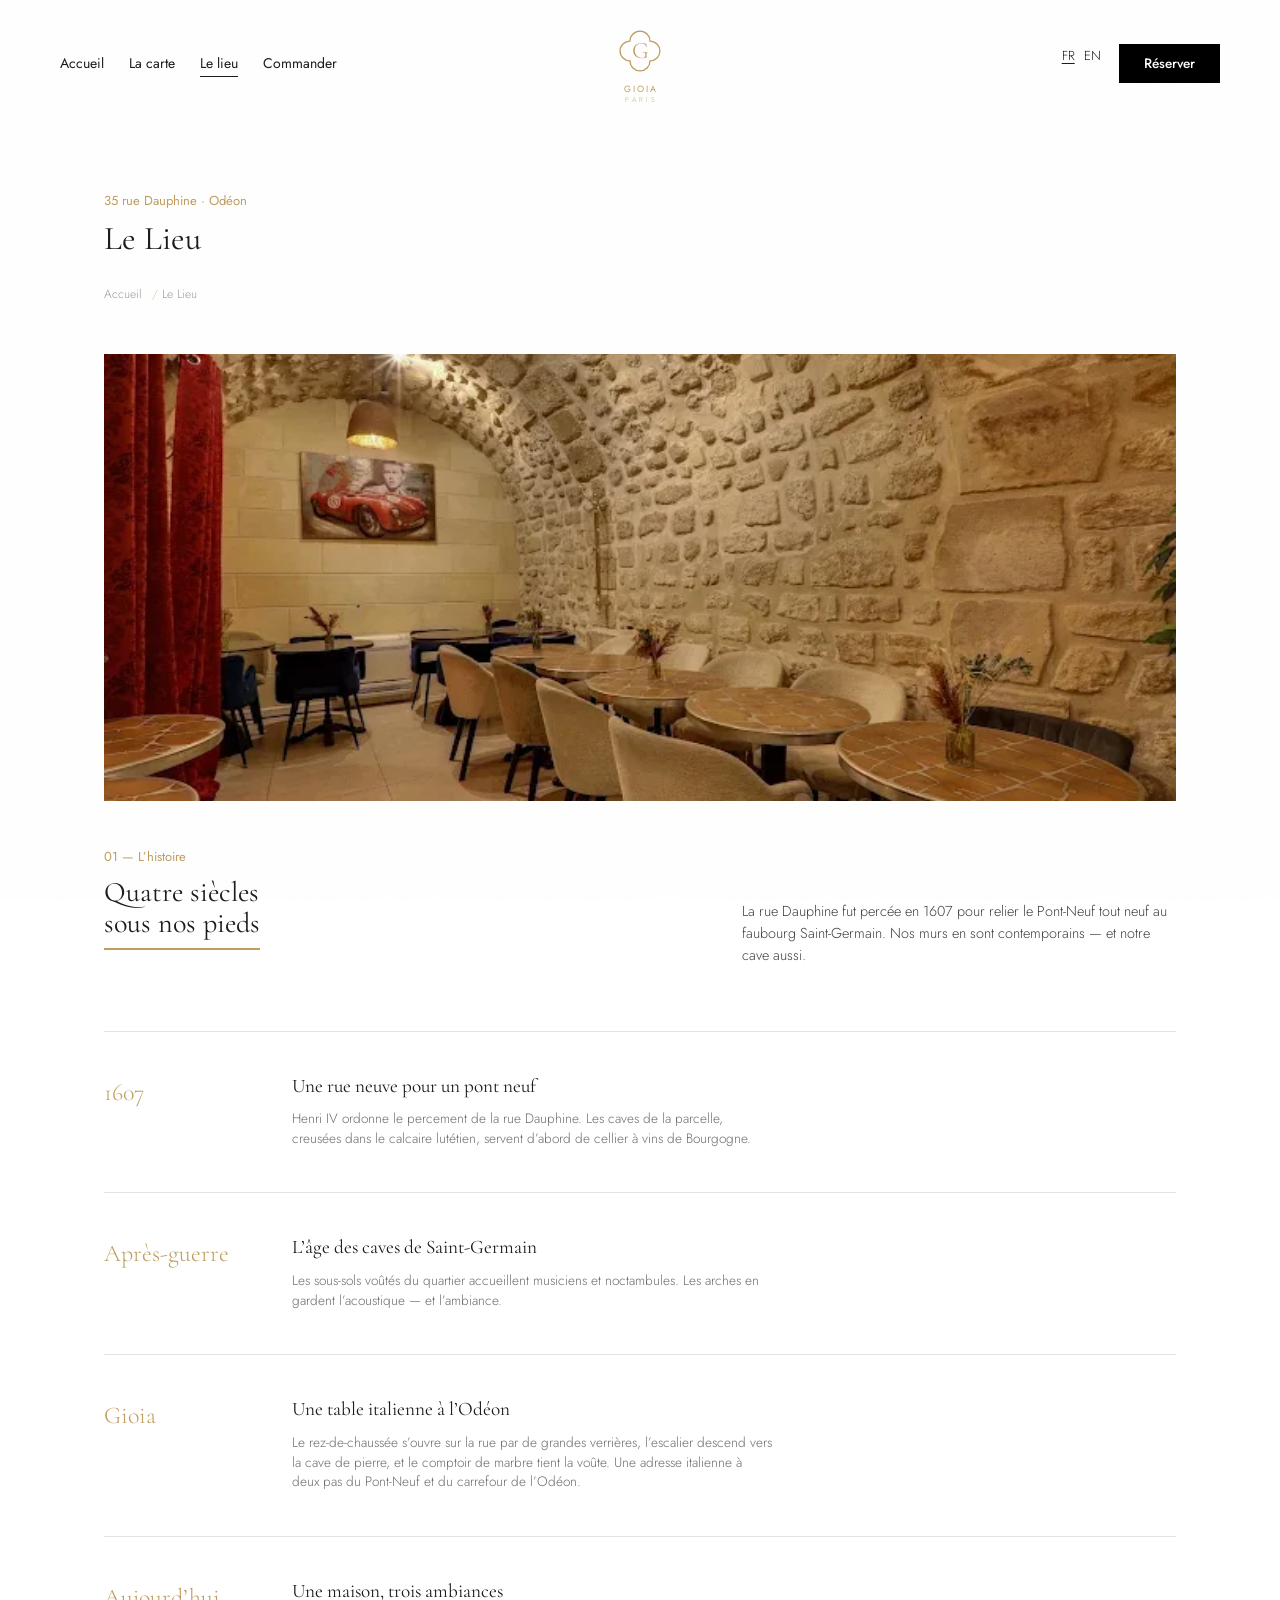
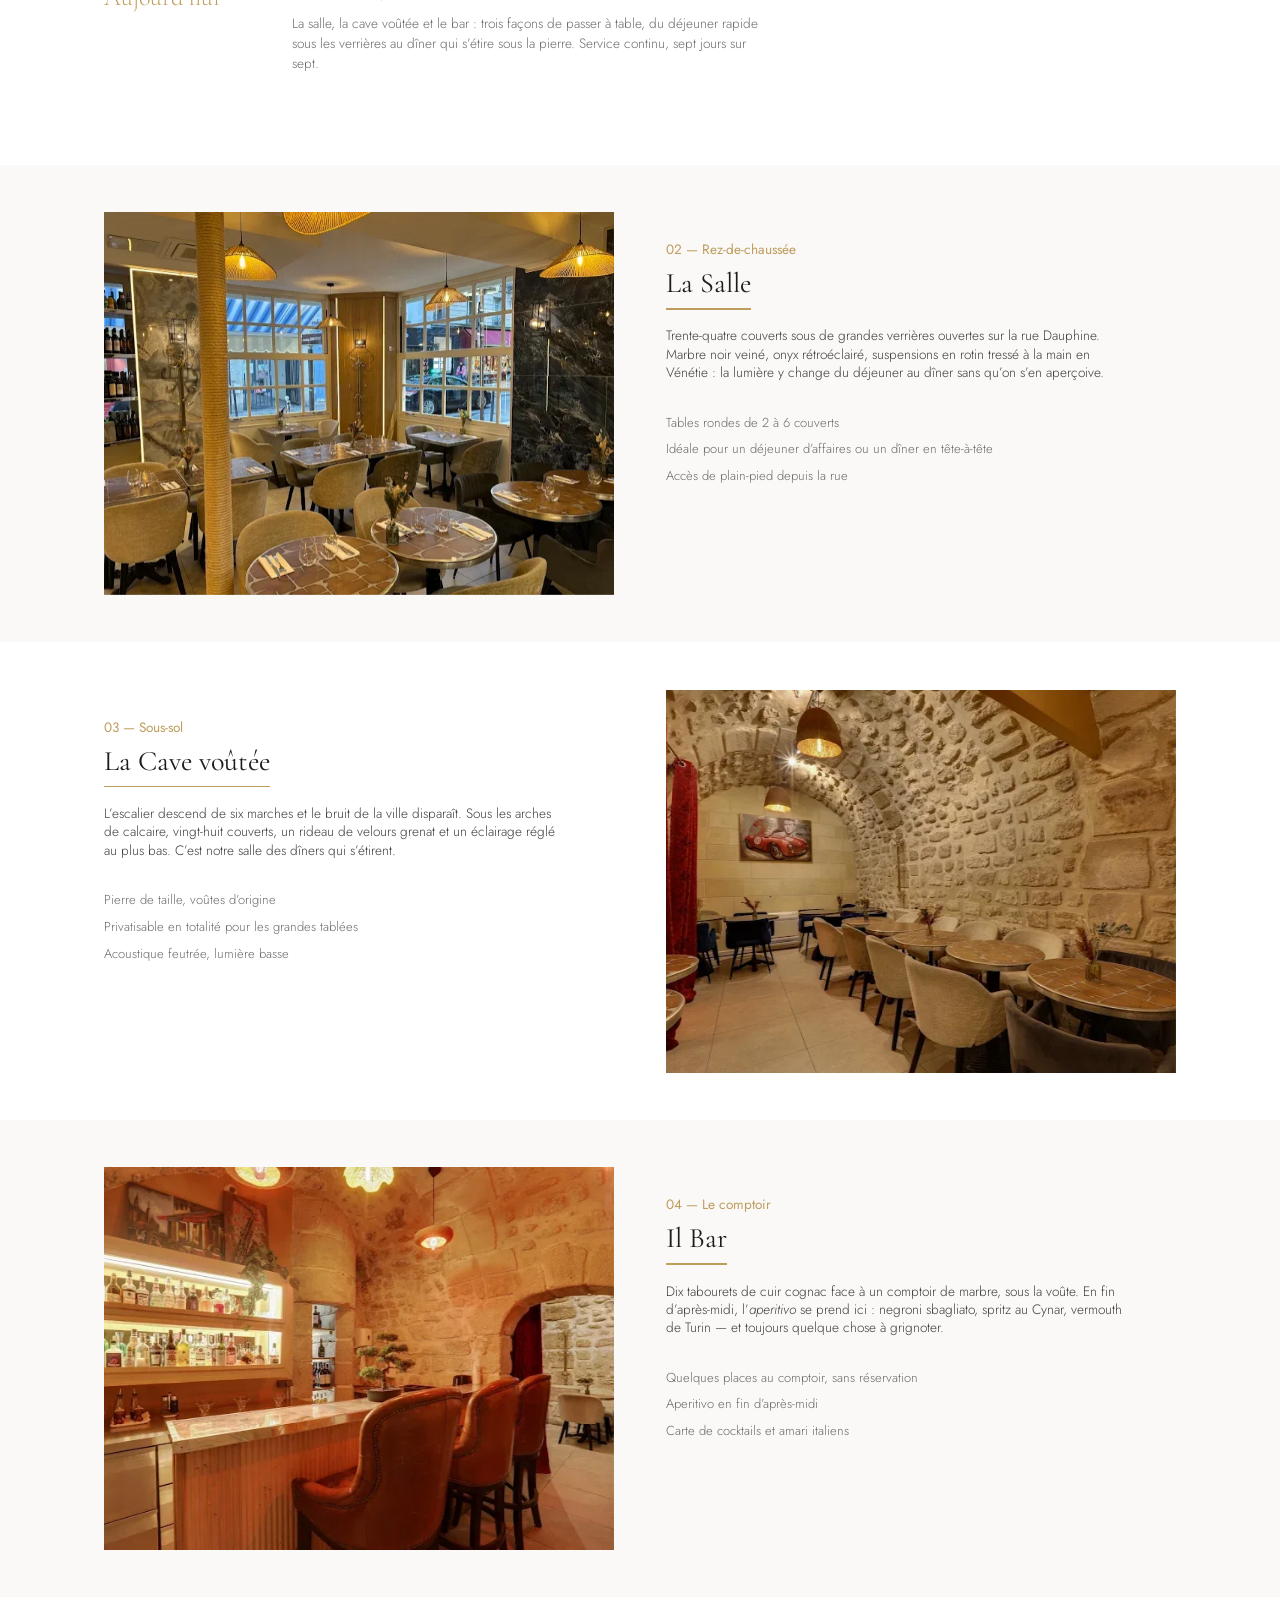
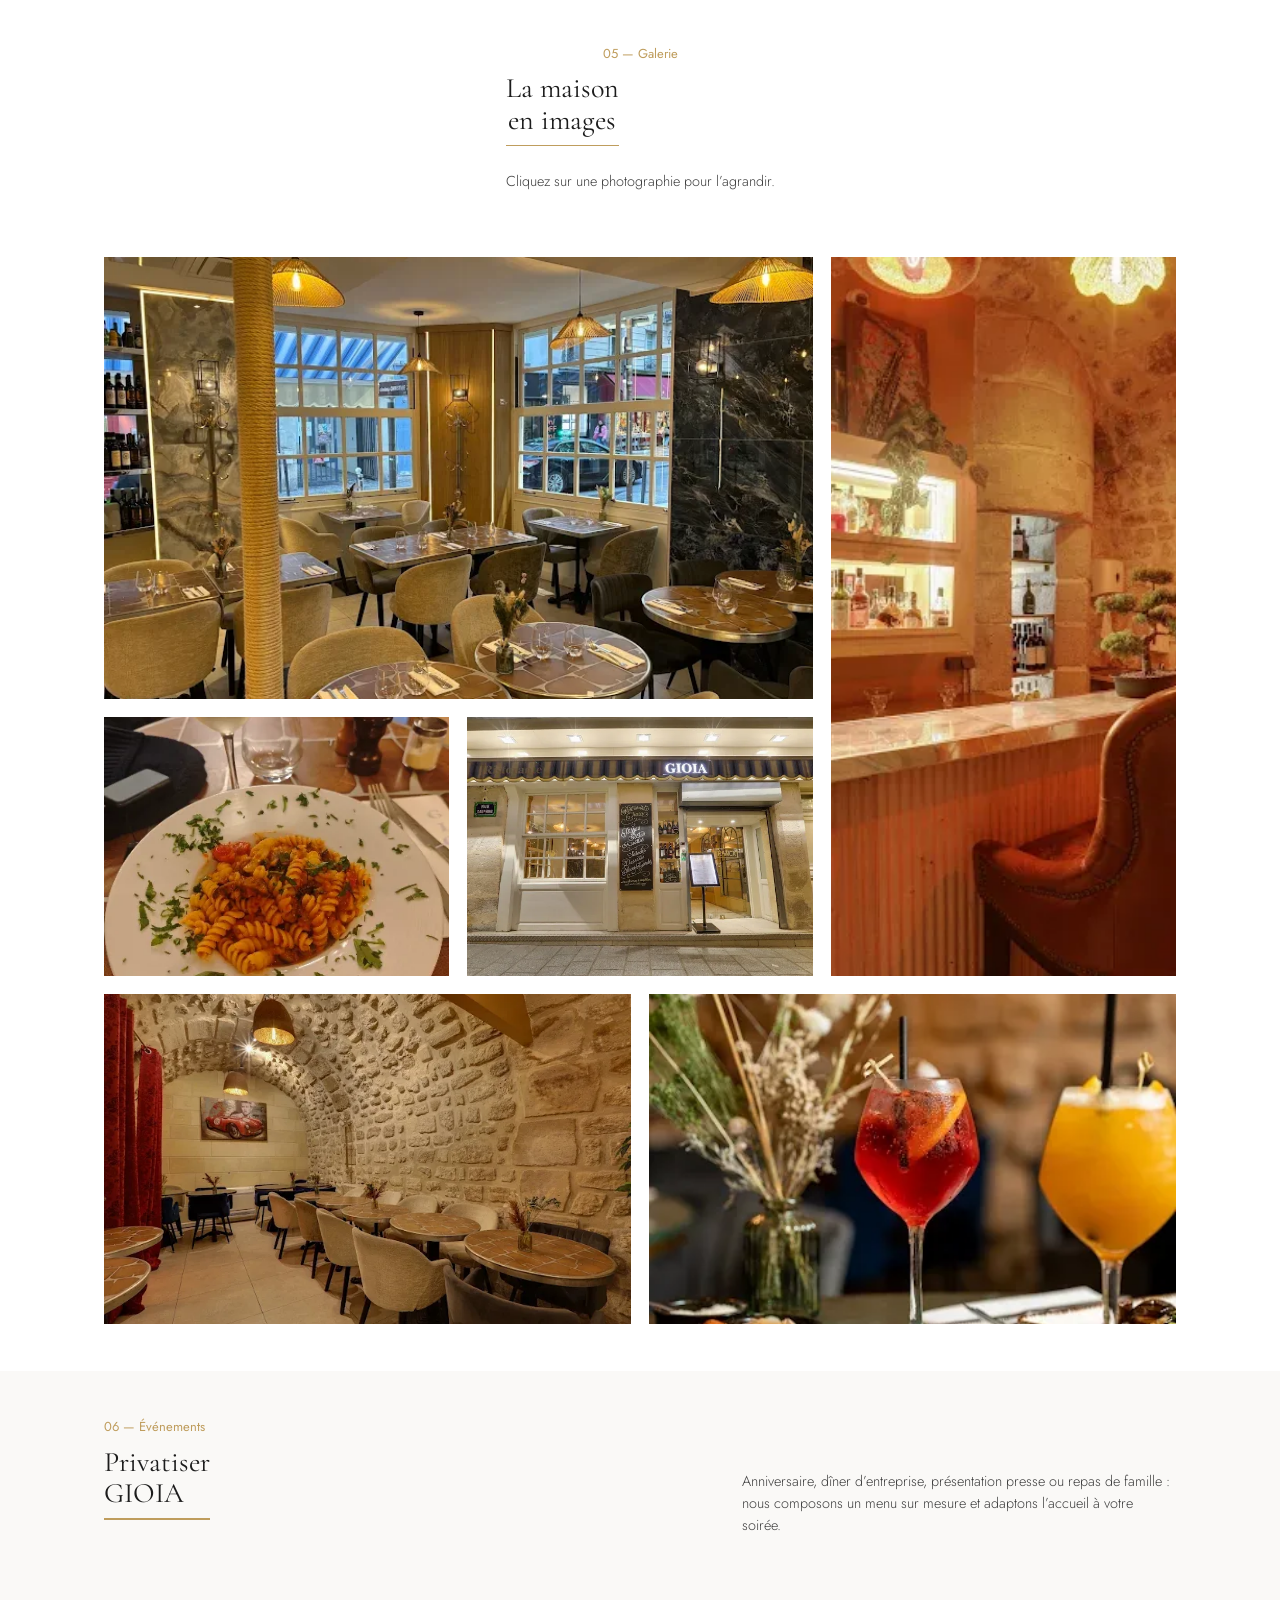
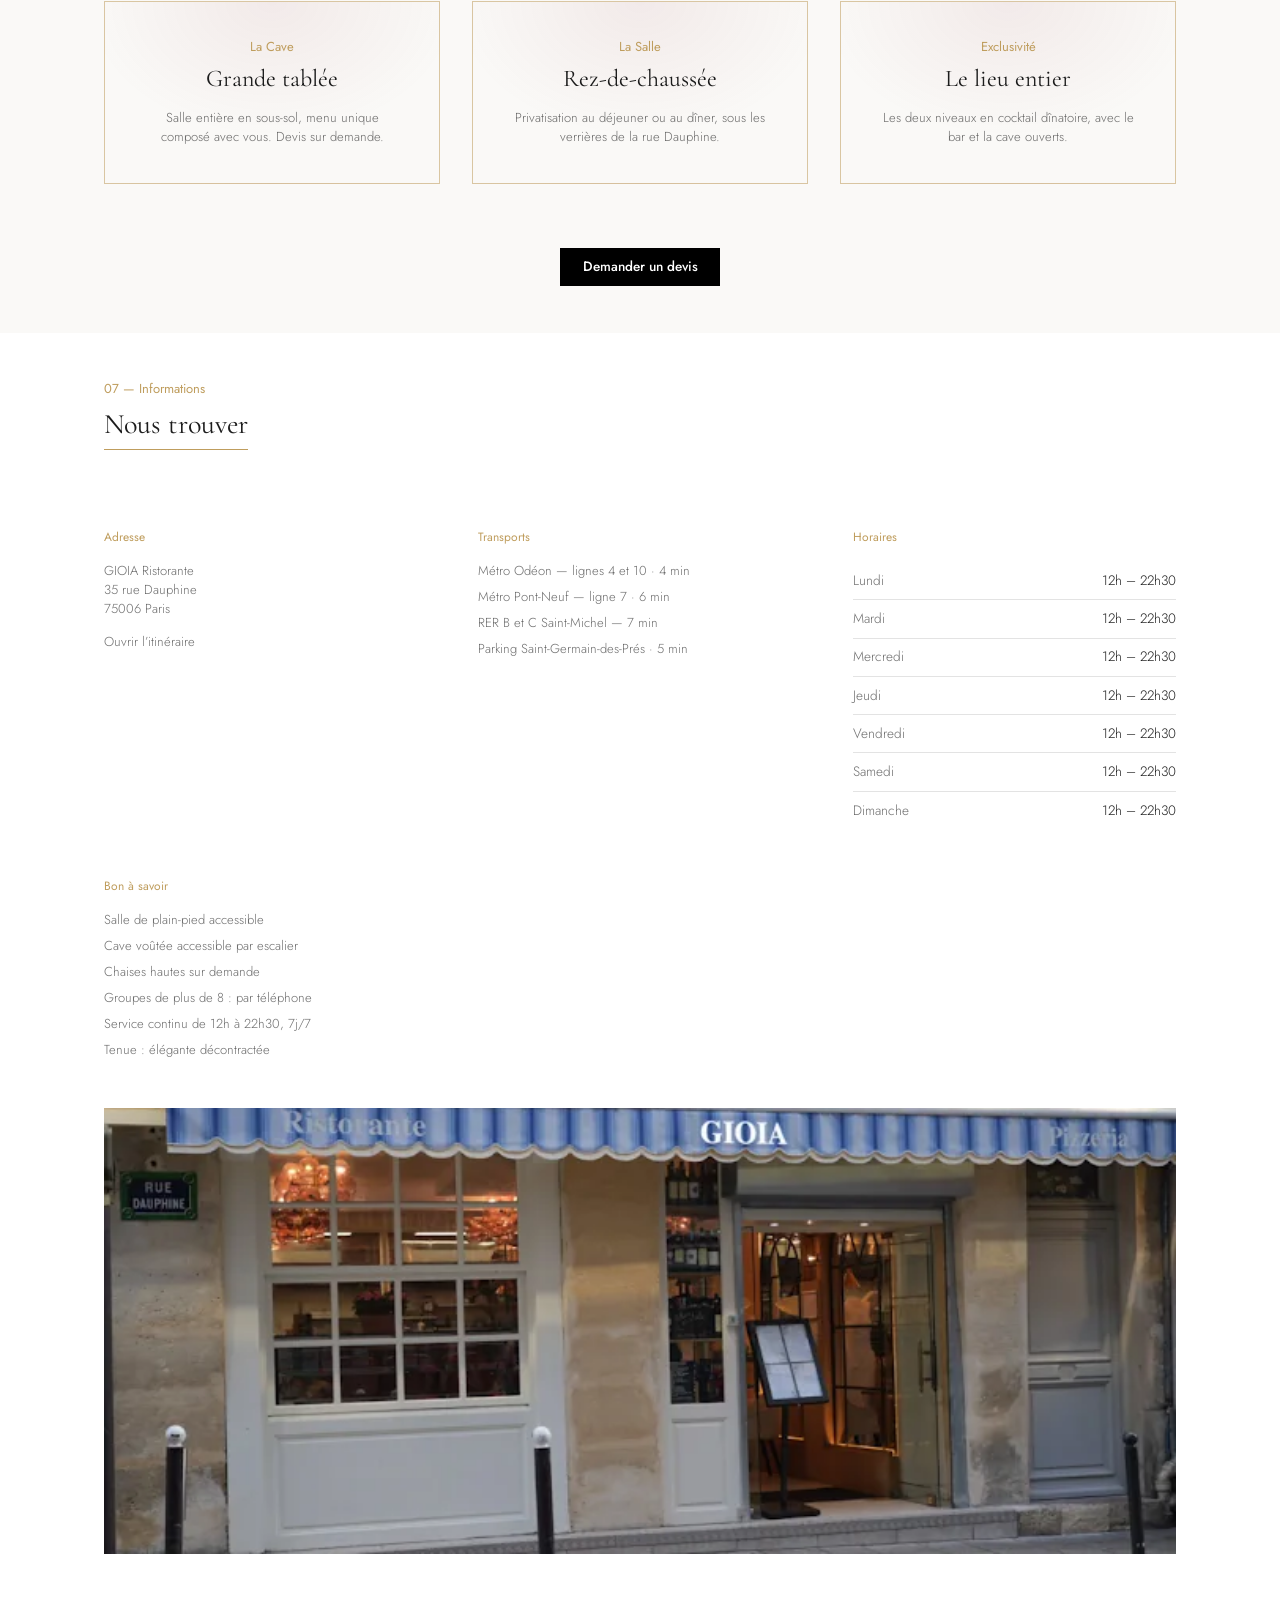
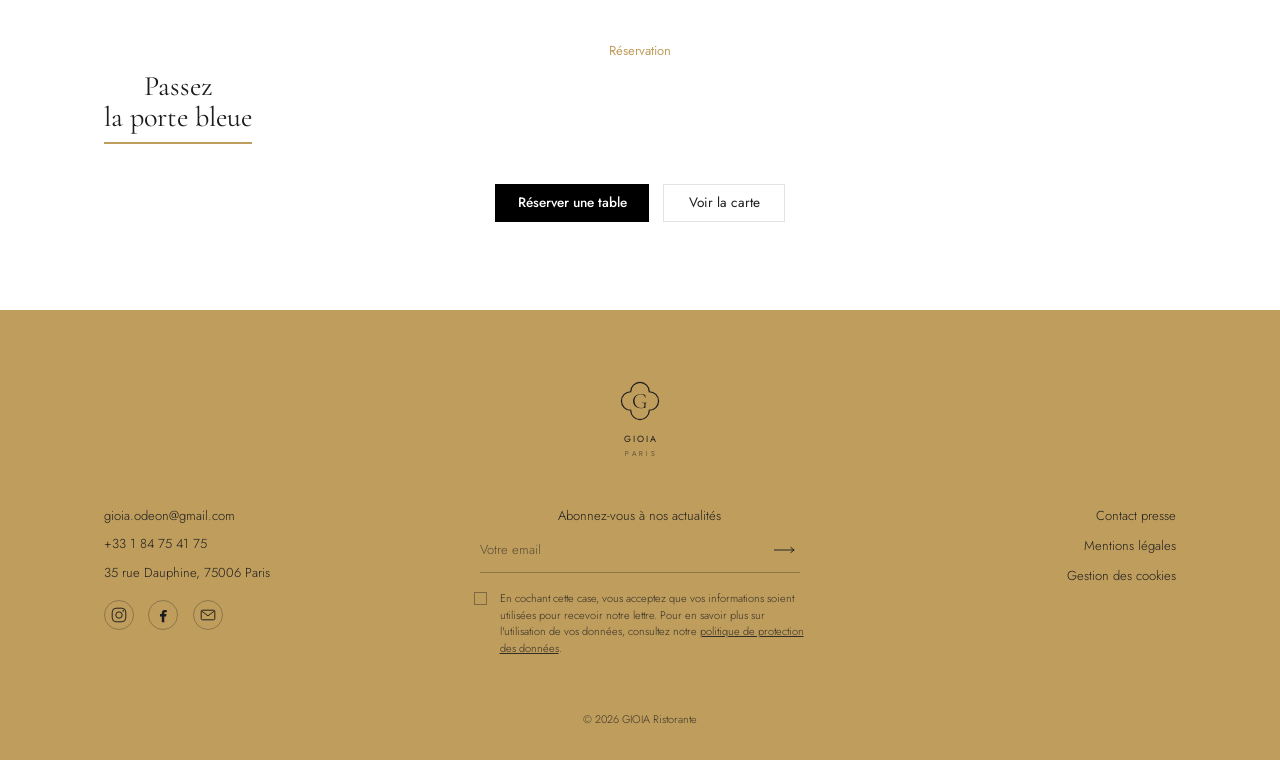
<file: site/le-lieu.html>
<!DOCTYPE html>
<html lang="fr">
<head>
<meta charset="utf-8">
<meta name="viewport" content="width=device-width, initial-scale=1">
<title>Le Lieu — Cave voûtée, salle &amp; bar | GIOIA Odéon, Paris 6e</title>
<meta name="description" content="Découvrez GIOIA Odéon : une salle lumineuse 35 rue Dauphine, une cave voûtée, un bar à cocktails. Galerie, privatisation, accès et horaires à Paris 6e.">
<meta name="robots" content="index, follow, max-image-preview:large, max-snippet:-1">
<meta name="theme-color" content="#FBFAF7">
<link rel="canonical" href="https://gioiaodeon.fr/le-lieu.html">

<meta property="og:type" content="website">
<meta property="og:site_name" content="GIOIA">
<meta property="og:locale" content="fr_FR">
<meta property="og:title" content="Le Lieu — GIOIA, restaurant italien à Paris 6e">
<meta property="og:description" content="Une salle lumineuse, une cave voûtée du XVIIe siècle et un bar à cocktails, rue Dauphine.">
<meta property="og:url" content="https://gioiaodeon.fr/le-lieu.html">
<meta property="og:image" content="https://gioiaodeon.fr/assets/images/og-image.jpg">
<meta name="twitter:card" content="summary_large_image">
<meta name="twitter:title" content="Le Lieu — GIOIA, restaurant italien à Paris 6e">
<meta name="twitter:description" content="Une salle lumineuse, une cave voûtée du XVIIe siècle et un bar à cocktails, rue Dauphine.">
<meta name="twitter:image" content="https://gioiaodeon.fr/assets/images/og-image.jpg">

<link rel="icon" href="favicon.svg" type="image/svg+xml">
<link rel="manifest" href="site.webmanifest">

<link rel="preconnect" href="https://fonts.googleapis.com">
<link rel="preconnect" href="https://fonts.gstatic.com" crossorigin>
<link rel="stylesheet" href="https://fonts.googleapis.com/css2?family=Cormorant+Garamond:ital,wght@0,300;0,400;0,500;1,300;1,400&family=Jost:wght@200;300;400;500&display=swap">
<link rel="stylesheet" href="assets/css/style.css">

<script>
(function(){try{if(sessionStorage.getItem('gioia:navigating')==='1'){document.documentElement.classList.add('is-navigating');sessionStorage.removeItem('gioia:navigating');}}catch(e){}})();
</script>

<script type="application/ld+json">
{
  "@context": "https://schema.org",
  "@type": "BreadcrumbList",
  "itemListElement": [
    { "@type": "ListItem", "position": 1, "name": "Accueil", "item": "https://gioiaodeon.fr/" },
    { "@type": "ListItem", "position": 2, "name": "Le Lieu", "item": "https://gioiaodeon.fr/le-lieu.html" }
  ]
}
</script>
<script type="application/ld+json">
{
  "@context": "https://schema.org",
  "@type": "ImageGallery",
  "name": "Le restaurant GIOIA en images",
  "url": "https://gioiaodeon.fr/le-lieu.html",
  "about": { "@id": "https://gioiaodeon.fr/#restaurant" },
  "associatedMedia": [
    { "@type": "ImageObject", "contentUrl": "https://gioiaodeon.fr/assets/images/salle.webp", "caption": "La salle principale" },
    { "@type": "ImageObject", "contentUrl": "https://gioiaodeon.fr/assets/images/cave-voutee.webp", "caption": "La cave voûtée du XVIIe siècle" },
    { "@type": "ImageObject", "contentUrl": "https://gioiaodeon.fr/assets/images/bar.webp", "caption": "Le bar" },
    { "@type": "ImageObject", "contentUrl": "https://gioiaodeon.fr/assets/images/facade-nuit.webp", "caption": "La façade rue Dauphine, le soir" },
    { "@type": "ImageObject", "contentUrl": "https://gioiaodeon.fr/assets/images/fusilli.webp", "caption": "Fusilli al ragù di mare" }
  ]
}
</script>
</head>
<body>
<a class="skip-link" href="#main">Aller au contenu principal</a>

<div class="curtain" aria-hidden="true"><span></span><span></span><span></span><span></span></div>

<div class="preloader" role="status" aria-live="polite">
  <div class="preloader__inner">
    <p class="preloader__mark">GIOIA</p>
    <p class="preloader__sub">Ristorante · Paris</p>
    <div class="preloader__bar"><span></span></div>
    <p class="preloader__count">000</p>
  </div>
</div>

<header class="site-header">
  <div class="container site-header__inner">
    <nav class="nav" aria-label="Navigation principale">
      <ul class="nav__list">
        <li><a class="nav__link" href="index.html">Accueil</a></li>
        <li><a class="nav__link" href="la-carte.html">La carte</a></li>
        <li><a class="nav__link" href="le-lieu.html" aria-current="page">Le lieu</a></li>
        <li><a class="nav__link" href="commander.html">Commander</a></li>
      </ul>
    </nav>

    <a class="brand" href="index.html" aria-label="GIOIA, retour à l'accueil">
      <svg class="brand__seal" viewBox="0 0 64 64" fill="none" aria-hidden="true">
        <path d="M43 21 A11 11 0 0 0 21 21 A11 11 0 0 0 21 43 A11 11 0 0 0 43 43 A11 11 0 0 0 43 21 Z"
              stroke="currentColor" stroke-width="1.4"/>
        <text x="32" y="40" text-anchor="middle" font-family="Cormorant Garamond, Georgia, serif"
              font-size="26" fill="currentColor">G</text>
      </svg>
      <span class="brand__name">Gioia</span>
      <span class="brand__tag">Paris</span>
    </a>

    <div class="header-actions">
      <a class="panier-pastille" href="commander.html#commande" data-panier-lien hidden
         aria-label="Voir votre commande">
        <svg width="15" height="15" viewBox="0 0 20 20" aria-hidden="true">
          <path d="M3 6h14l-1.4 9.2a2 2 0 0 1-2 1.8H6.4a2 2 0 0 1-2-1.8L3 6Z" fill="none" stroke="currentColor" stroke-width="1.3"/>
          <path d="M7 6V4.6a3 3 0 0 1 6 0V6" fill="none" stroke="currentColor" stroke-width="1.3"/>
        </svg>
        <span data-panier-nombre>0</span>
      </a>
      <p class="lang" aria-label="Langue">
        <a href="index.html" aria-current="true" lang="fr">FR</a>
        <a href="index.html" lang="en" title="English version — à venir">EN</a>
      </p>
      <a class="btn btn--gold" href="reservation.html">Réserver</a>
      <button class="burger" type="button" aria-expanded="false" aria-controls="mobile-menu" aria-label="Ouvrir le menu">
        <span></span><span></span><span></span>
      </button>
    </div>
  </div>
</header>

<div class="mobile-menu" id="mobile-menu" aria-hidden="true">
  <div class="container">
    <ul class="mobile-menu__list">
      <li><a class="mobile-menu__link" href="index.html">Accueil</a></li>
      <li><a class="mobile-menu__link" href="la-carte.html">La carte</a></li>
      <li><a class="mobile-menu__link" href="le-lieu.html" aria-current="page">Le lieu</a></li>
      <li><a class="mobile-menu__link" href="commander.html">Commander</a></li>
      <li><a class="mobile-menu__link" href="reservation.html">Réserver</a></li>
    </ul>
    <div class="mobile-menu__meta">
      <span>35 rue Dauphine, 75006 Paris</span>
      <a href="tel:+33184754175">+33 1 84 75 41 75</a>
      <span>7 jours sur 7 · 12h – 22h30</span>
    </div>
  </div>
</div>

<main id="main">

  <section class="page-head">
    <div class="container">
      <p class="eyebrow eyebrow--marble">35 rue Dauphine · Odéon</p>
      <h1 id="page-title">Le Lieu</h1>
      <nav aria-label="Fil d'Ariane">
        <ol class="breadcrumb">
          <li><a href="index.html">Accueil</a></li>
          <li aria-current="page">Le Lieu</li>
        </ol>
      </nav>
    </div>
  </section>

  <div class="photo-band">
    <div class="frame" data-caption="cave-voutee.webp">
      <img src="assets/images/cave-voutee.webp" alt="La cave voûtée en pierre de taille du restaurant GIOIA" width="680" height="453" fetchpriority="high" decoding="async">
    </div>
  </div>

  <!-- HISTOIRE -->
  <section class="section" aria-labelledby="histoire-title">
    <div class="container">
      <div class="section-head section-head--split">
        <div>
          <p class="eyebrow">01 — L’histoire</p>
          <h2 class="heading-rule" id="histoire-title">Quatre siècles<br><span class="display-italic">sous nos pieds</span></h2>
        </div>
        <p class="lead">
          La rue Dauphine fut percée en 1607 pour relier le Pont-Neuf tout neuf au faubourg
          Saint-Germain. Nos murs en sont contemporains — et notre cave aussi.
        </p>
      </div>

      <!-- Frise : éléments d'histoire du quartier. À enrichir avec l'histoire réelle de la maison. -->
      <div class="timeline">
        <div class="timeline__item">
          <div class="timeline__year">1607</div>
          <div class="timeline__body">
            <h3>Une rue neuve pour un pont neuf</h3>
            <p>Henri IV ordonne le percement de la rue Dauphine. Les caves de la parcelle,
            creusées dans le calcaire lutétien, servent d’abord de cellier à vins de Bourgogne.</p>
          </div>
        </div>

        <div class="timeline__item">
          <div class="timeline__year">Après-guerre</div>
          <div class="timeline__body">
            <h3>L’âge des caves de Saint-Germain</h3>
            <p>Les sous-sols voûtés du quartier accueillent musiciens et noctambules. Les arches
            en gardent l’acoustique — et l’ambiance.</p>
          </div>
        </div>

        <div class="timeline__item">
          <div class="timeline__year">Gioia</div>
          <div class="timeline__body">
            <h3>Une table italienne à l’Odéon</h3>
            <p>Le rez-de-chaussée s’ouvre sur la rue par de grandes verrières, l’escalier descend
            vers la cave de pierre, et le comptoir de marbre tient la voûte. Une adresse italienne
            à deux pas du Pont-Neuf et du carrefour de l’Odéon.</p>
          </div>
        </div>

        <div class="timeline__item">
          <div class="timeline__year">Aujourd’hui</div>
          <div class="timeline__body">
            <h3>Une maison, trois ambiances</h3>
            <p>La salle, la cave voûtée et le bar : trois façons de passer à table, du déjeuner
            rapide sous les verrières au dîner qui s’étire sous la pierre. Service continu,
            sept jours sur sept.</p>
          </div>
        </div>
      </div>
    </div>
  </section>

  <!-- LA SALLE -->
  <section class="section bg-ink-2" id="la-salle" aria-labelledby="salle-title">
    <div class="container">
      <div class="split">
        <div class="split__media">
          <div class="frame frame--ratio-4-3 frame--hoverable" data-caption="salle.webp">
            <img src="assets/images/salle.webp" alt="Salle principale de GIOIA : tables rondes, marbre noir, suspensions en rotin et grandes verrières" width="680" height="510" loading="lazy" decoding="async">
          </div>
        </div>
        <div class="split__body">
          <p class="eyebrow">02 — Rez-de-chaussée</p>
          <h2 class="heading-rule" id="salle-title">La Salle</h2>
          <p>
            Trente-quatre couverts sous de grandes verrières ouvertes sur la rue Dauphine.
            Marbre noir veiné, onyx rétroéclairé, suspensions en rotin tressé à la main
            en Vénétie : la lumière y change du déjeuner au dîner sans qu’on s’en aperçoive.
          </p>
          <ul class="info-block" style="list-style:none;padding:0;margin:2rem 0 0;display:grid;gap:0.5rem">
            <li>Tables rondes de 2 à 6 couverts</li>
            <li>Idéale pour un déjeuner d’affaires ou un dîner en tête-à-tête</li>
            <li>Accès de plain-pied depuis la rue</li>
          </ul>
        </div>
      </div>
    </div>
  </section>

  <!-- LA CAVE -->
  <section class="section" id="la-cave" aria-labelledby="cave-title">
    <div class="container">
      <div class="split split--reverse">
        <div class="split__media">
          <div class="frame frame--ratio-4-3 frame--hoverable" data-caption="cave-voutee.webp">
            <img src="assets/images/cave-voutee.webp" alt="La cave voûtée de GIOIA : pierre apparente, tables dressées et rideau de velours grenat" width="680" height="453" loading="lazy" decoding="async">
          </div>
        </div>
        <div class="split__body">
          <p class="eyebrow">03 — Sous-sol</p>
          <h2 class="heading-rule" id="cave-title">La Cave voûtée</h2>
          <p>
            L’escalier descend de six marches et le bruit de la ville disparaît. Sous les arches
            de calcaire, vingt-huit couverts, un rideau de velours grenat et un éclairage réglé
            au plus bas. C’est notre salle des dîners qui s’étirent.
          </p>
          <ul class="info-block" style="list-style:none;padding:0;margin:2rem 0 0;display:grid;gap:0.5rem">
            <li>Pierre de taille, voûtes d’origine</li>
            <li>Privatisable en totalité pour les grandes tablées</li>
            <li>Acoustique feutrée, lumière basse</li>
          </ul>
        </div>
      </div>
    </div>
  </section>

  <!-- LE BAR -->
  <section class="section bg-ink-2" id="il-bar" aria-labelledby="bar-title">
    <div class="container">
      <div class="split">
        <div class="split__media">
          <div class="frame frame--ratio-4-3 frame--hoverable" data-caption="bar.webp">
            <img src="assets/images/bar.webp" alt="Le bar de GIOIA : comptoir de marbre, étagères de spiritueux et tabourets en cuir cognac" width="680" height="453" loading="lazy" decoding="async">
          </div>
        </div>
        <div class="split__body">
          <p class="eyebrow">04 — Le comptoir</p>
          <h2 class="heading-rule" id="bar-title">Il Bar</h2>
          <p>
            Dix tabourets de cuir cognac face à un comptoir de marbre, sous la voûte.
            En fin d’après-midi, l’<em>aperitivo</em> se prend ici : negroni sbagliato, spritz au
            Cynar, vermouth de Turin — et toujours quelque chose à grignoter.
          </p>
          <ul class="info-block" style="list-style:none;padding:0;margin:2rem 0 0;display:grid;gap:0.5rem">
            <li>Quelques places au comptoir, sans réservation</li>
            <li>Aperitivo en fin d’après-midi</li>
            <li>Carte de cocktails et amari italiens</li>
          </ul>
        </div>
      </div>
    </div>
  </section>

  <!-- GALERIE -->
  <section class="section" id="galerie" aria-labelledby="galerie-title">
    <div class="container">
      <div class="section-head section-head--center">
        <div>
          <p class="eyebrow eyebrow--center">05 — Galerie</p>
          <h2 class="heading-rule" id="galerie-title">La maison<br><span class="display-italic">en images</span></h2>
          <p class="lead" style="margin-top:1.5rem">Cliquez sur une photographie pour l’agrandir.</p>
        </div>
      </div>

      <div class="gallery">
        <button class="gallery__item gallery__item--wide" type="button" data-caption="La salle principale" aria-label="Agrandir : la salle principale">
          <div class="frame" data-caption="salle.webp">
            <img src="assets/images/salle.webp" alt="La salle principale de GIOIA vue depuis l'entrée" width="680" height="510" loading="lazy" decoding="async">
          </div>
        </button>

        <button class="gallery__item gallery__item--tall" type="button" data-caption="Le bar sous la voûte" aria-label="Agrandir : le bar sous la voûte">
          <div class="frame" data-caption="bar.webp">
            <img src="assets/images/bar.webp" alt="Le comptoir du bar de GIOIA et ses étagères de spiritueux" width="680" height="453" loading="lazy" decoding="async">
          </div>
        </button>

        <button class="gallery__item gallery__item--std" type="button" data-caption="Fusilli al ragù di mare" aria-label="Agrandir : fusilli al ragù di mare">
          <div class="frame" data-caption="fusilli.webp">
            <img src="assets/images/fusilli.webp" alt="Assiette de fusilli au ragù de poissons de roche et verre de vin blanc" width="382" height="510" loading="lazy" decoding="async">
          </div>
        </button>

        <button class="gallery__item gallery__item--std" type="button" data-caption="La façade, le soir" aria-label="Agrandir : la façade le soir">
          <div class="frame" data-caption="facade-nuit.webp">
            <img src="assets/images/facade-nuit.webp" alt="La façade de GIOIA Odéon éclairée le soir, 35 rue Dauphine" width="680" height="453" loading="lazy" decoding="async">
          </div>
        </button>

        <button class="gallery__item gallery__item--half" type="button" data-caption="La cave voûtée du XVIIe siècle" aria-label="Agrandir : la cave voûtée">
          <div class="frame" data-caption="cave-voutee.webp">
            <img src="assets/images/cave-voutee.webp" alt="Les arches de pierre de la cave voûtée de GIOIA" width="680" height="453" loading="lazy" decoding="async">
          </div>
        </button>

        <button class="gallery__item gallery__item--half" type="button" data-caption="L’aperitivo au comptoir" aria-label="Agrandir : détail de salle">
          <div class="frame" data-caption="aperitivo.webp">
            <img src="assets/images/aperitivo.webp" alt="Cocktails et cicchetti servis au comptoir de GIOIA Odéon" width="408" height="510" loading="lazy" decoding="async">
          </div>
        </button>
      </div>
    </div>
  </section>

  <!-- PRIVATISATION -->
  <section class="section bg-ink-2" id="privatisation" aria-labelledby="priv-title">
    <div class="container">
      <div class="section-head section-head--split">
        <div>
          <p class="eyebrow">06 — Événements</p>
          <h2 class="heading-rule" id="priv-title">Privatiser<br><span class="display-italic">GIOIA</span></h2>
        </div>
        <p class="lead">
          Anniversaire, dîner d’entreprise, présentation presse ou repas de famille :
          nous composons un menu sur mesure et adaptons l’accueil à votre soirée.
        </p>
      </div>

      <div class="cards" style="grid-template-columns:repeat(auto-fit,minmax(min(100%,260px),1fr))">
        <div class="tasting" style="padding:clamp(1.5rem,3vw,2.25rem)">
          <p class="eyebrow eyebrow--center">La Cave</p>
          <h3 style="font-size:1.5rem">Grande tablée</h3>
          <p class="tasting__note" style="margin-top:1rem">Salle entière en sous-sol, menu unique composé avec vous. Devis sur demande.</p>
        </div>
        <div class="tasting" style="padding:clamp(1.5rem,3vw,2.25rem)">
          <p class="eyebrow eyebrow--center">La Salle</p>
          <h3 style="font-size:1.5rem">Rez-de-chaussée</h3>
          <p class="tasting__note" style="margin-top:1rem">Privatisation au déjeuner ou au dîner, sous les verrières de la rue Dauphine.</p>
        </div>
        <div class="tasting" style="padding:clamp(1.5rem,3vw,2.25rem)">
          <p class="eyebrow eyebrow--center">Exclusivité</p>
          <h3 style="font-size:1.5rem">Le lieu entier</h3>
          <p class="tasting__note" style="margin-top:1rem">Les deux niveaux en cocktail dînatoire, avec le bar et la cave ouverts.</p>
        </div>
      </div>

      <div class="text-center" style="margin-top:clamp(2.5rem,5vw,4rem)">
        <a class="btn btn--gold" href="mailto:gioia.odeon@gmail.com?subject=Demande%20de%20privatisation">Demander un devis</a>
      </div>
    </div>
  </section>

  <!-- ACCÈS -->
  <section class="section" id="acces" aria-labelledby="acces-title">
    <div class="container">
      <div class="section-head section-head--split">
        <div>
          <p class="eyebrow">07 — Informations</p>
          <h2 class="heading-rule" id="acces-title">Nous trouver</h2>
        </div>
      </div>

      <div class="info-grid">
        <div class="info-block">
          <h3>Adresse</h3>
          <p>GIOIA Ristorante<br>35 rue Dauphine<br>75006 Paris</p>
          <p><a class="link-line" href="https://maps.google.com/?q=35+rue+Dauphine+75006+Paris" rel="noopener noreferrer" target="_blank">Ouvrir l’itinéraire</a></p>
        </div>

        <div class="info-block">
          <h3>Transports</h3>
          <ul>
            <li>Métro Odéon — lignes 4 et 10 · 4 min</li>
            <li>Métro Pont-Neuf — ligne 7 · 6 min</li>
            <li>RER B et C Saint-Michel — 7 min</li>
            <li>Parking Saint-Germain-des-Prés · 5 min</li>
          </ul>
        </div>

        <div class="info-block">
          <h3>Horaires</h3>
          <dl style="margin:0">
            <div class="hours-row"><dt>Lundi</dt><dd>12h – 22h30</dd></div>
            <div class="hours-row"><dt>Mardi</dt><dd>12h – 22h30</dd></div>
            <div class="hours-row"><dt>Mercredi</dt><dd>12h – 22h30</dd></div>
            <div class="hours-row"><dt>Jeudi</dt><dd>12h – 22h30</dd></div>
            <div class="hours-row"><dt>Vendredi</dt><dd>12h – 22h30</dd></div>
            <div class="hours-row"><dt>Samedi</dt><dd>12h – 22h30</dd></div>
            <div class="hours-row"><dt>Dimanche</dt><dd>12h – 22h30</dd></div>
          </dl>
        </div>

        <div class="info-block">
          <h3>Bon à savoir</h3>
          <ul>
            <li>Salle de plain-pied accessible</li>
            <li>Cave voûtée accessible par escalier</li>
            <li>Chaises hautes sur demande</li>
            <li>Groupes de plus de 8 : par téléphone</li>
            <li>Service continu de 12h à 22h30, 7j/7</li>
            <li>Tenue : élégante décontractée</li>
          </ul>
        </div>
      </div>
    </div>
  </section>

  <section class="cta-band">
    <div class="photo-band">
      <div class="frame" data-caption="facade.webp">
        <img src="assets/images/facade.webp" alt="La façade du restaurant GIOIA rue Dauphine" width="680" height="453" loading="lazy" decoding="async">
      </div>
    </div>
    <div class="container cta-band__inner">
      <p class="eyebrow eyebrow--center">Réservation</p>
      <h2 class="heading-rule">Passez<br><span class="display-italic">la porte bleue</span></h2>
      <div class="btn-group" style="justify-content:center;margin-top:2.5rem">
        <a class="btn btn--gold" href="reservation.html">Réserver une table</a>
        <a class="btn btn--ghost" href="la-carte.html">Voir la carte</a>
      </div>
    </div>
  </section>

</main>

<footer class="site-footer">
  <div class="container">
    <a class="footer-seal" href="index.html" aria-label="GIOIA, retour à l'accueil">
      <svg class="brand__seal" viewBox="0 0 64 64" fill="none" aria-hidden="true">
        <path d="M43 21 A11 11 0 0 0 21 21 A11 11 0 0 0 21 43 A11 11 0 0 0 43 43 A11 11 0 0 0 43 21 Z"
              stroke="currentColor" stroke-width="1.4"/>
        <text x="32" y="40" text-anchor="middle" font-family="Cormorant Garamond, Georgia, serif"
              font-size="26" fill="currentColor">G</text>
      </svg>
      <span class="brand__name">Gioia</span>
      <span class="brand__tag">Paris</span>
    </a>

    <div class="footer-top">
      <div class="footer-col">
        <p><a class="link-line" href="mailto:gioia.odeon@gmail.com">gioia.odeon@gmail.com</a></p>
        <p><a class="link-line" href="tel:+33184754175">+33 1 84 75 41 75</a></p>
        <p>35 rue Dauphine, 75006 Paris</p>
        <ul class="footer-social">
          <li><a href="https://www.instagram.com/gioia.odeon/" aria-label="Instagram" rel="noopener noreferrer" target="_blank">
            <svg width="16" height="16" viewBox="0 0 20 20" aria-hidden="true"><rect x="1.5" y="1.5" width="17" height="17" rx="5" fill="none" stroke="currentColor" stroke-width="1.2"/><circle cx="10" cy="10" r="4" fill="none" stroke="currentColor" stroke-width="1.2"/><circle cx="15.2" cy="4.8" r="1" fill="currentColor"/></svg>
          </a></li>
          <li><a href="https://www.facebook.com/p/Gioia-Paris-Od%C3%A9on-61570011088949/" aria-label="Facebook" rel="noopener noreferrer" target="_blank">
            <svg width="16" height="16" viewBox="0 0 20 20" aria-hidden="true"><path d="M12.5 6.5h2.2V3.6h-2.6c-2.3 0-3.6 1.4-3.6 3.7v1.5H6.2v3h2.3V19h3.1v-7.2h2.3l.4-3h-2.7V7.6c0-.8.3-1.1.9-1.1z" fill="currentColor"/></svg>
          </a></li>
          <li><a href="mailto:gioia.odeon@gmail.com" aria-label="Nous écrire">
            <svg width="16" height="16" viewBox="0 0 20 20" aria-hidden="true"><rect x="1.5" y="4" width="17" height="12" rx="1.5" fill="none" stroke="currentColor" stroke-width="1.2"/><path d="M2 5l8 6 8-6" fill="none" stroke="currentColor" stroke-width="1.2"/></svg>
          </a></li>
        </ul>
      </div>

      <!-- Invitation à la lettre d'information. Faute de service d'envoi, le
           bouton ouvre le courrielleur du visiteur : rien n'est simulé. À
           rebrancher sur Brevo, Mailchimp ou l'outil de votre choix. -->
      <div class="footer-col footer-col--center">
        <p class="footer-news__label">Abonnez-vous à nos actualités</p>
        <form class="footer-news" action="mailto:gioia.odeon@gmail.com" method="post" enctype="text/plain">
          <input type="email" name="email" placeholder="Votre email" aria-label="Votre adresse électronique" required>
          <button type="submit" aria-label="S'abonner">
            <svg width="22" height="8" viewBox="0 0 24 8" aria-hidden="true"><path d="M0 4h22M18 1l4 3-4 3" fill="none" stroke="currentColor" stroke-width="1"/></svg>
          </button>
        </form>
        <label class="footer-news__consent">
          <input type="checkbox" required>
          <span>En cochant cette case, vous acceptez que vos informations soient utilisées pour recevoir notre lettre. Pour en savoir plus sur l'utilisation de vos données, consultez notre <a href="le-lieu.html#acces">politique de protection des données</a>.</span>
        </label>
      </div>

      <div class="footer-col footer-col--end">
        <ul>
          <li><a class="link-line" href="mailto:gioia.odeon@gmail.com?subject=Contact%20presse">Contact presse</a></li>
          <li><a class="link-line" href="le-lieu.html#acces">Mentions légales</a></li>
          <li><a class="link-line" href="le-lieu.html#acces">Gestion des cookies</a></li>
        </ul>
      </div>
    </div>

    <div class="footer-bottom">
      <p>© <span data-year>2026</span> GIOIA Ristorante</p>
    </div>
  </div>
</footer>

<script src="assets/js/main.js" defer></script>
</body>
</html>
</file>
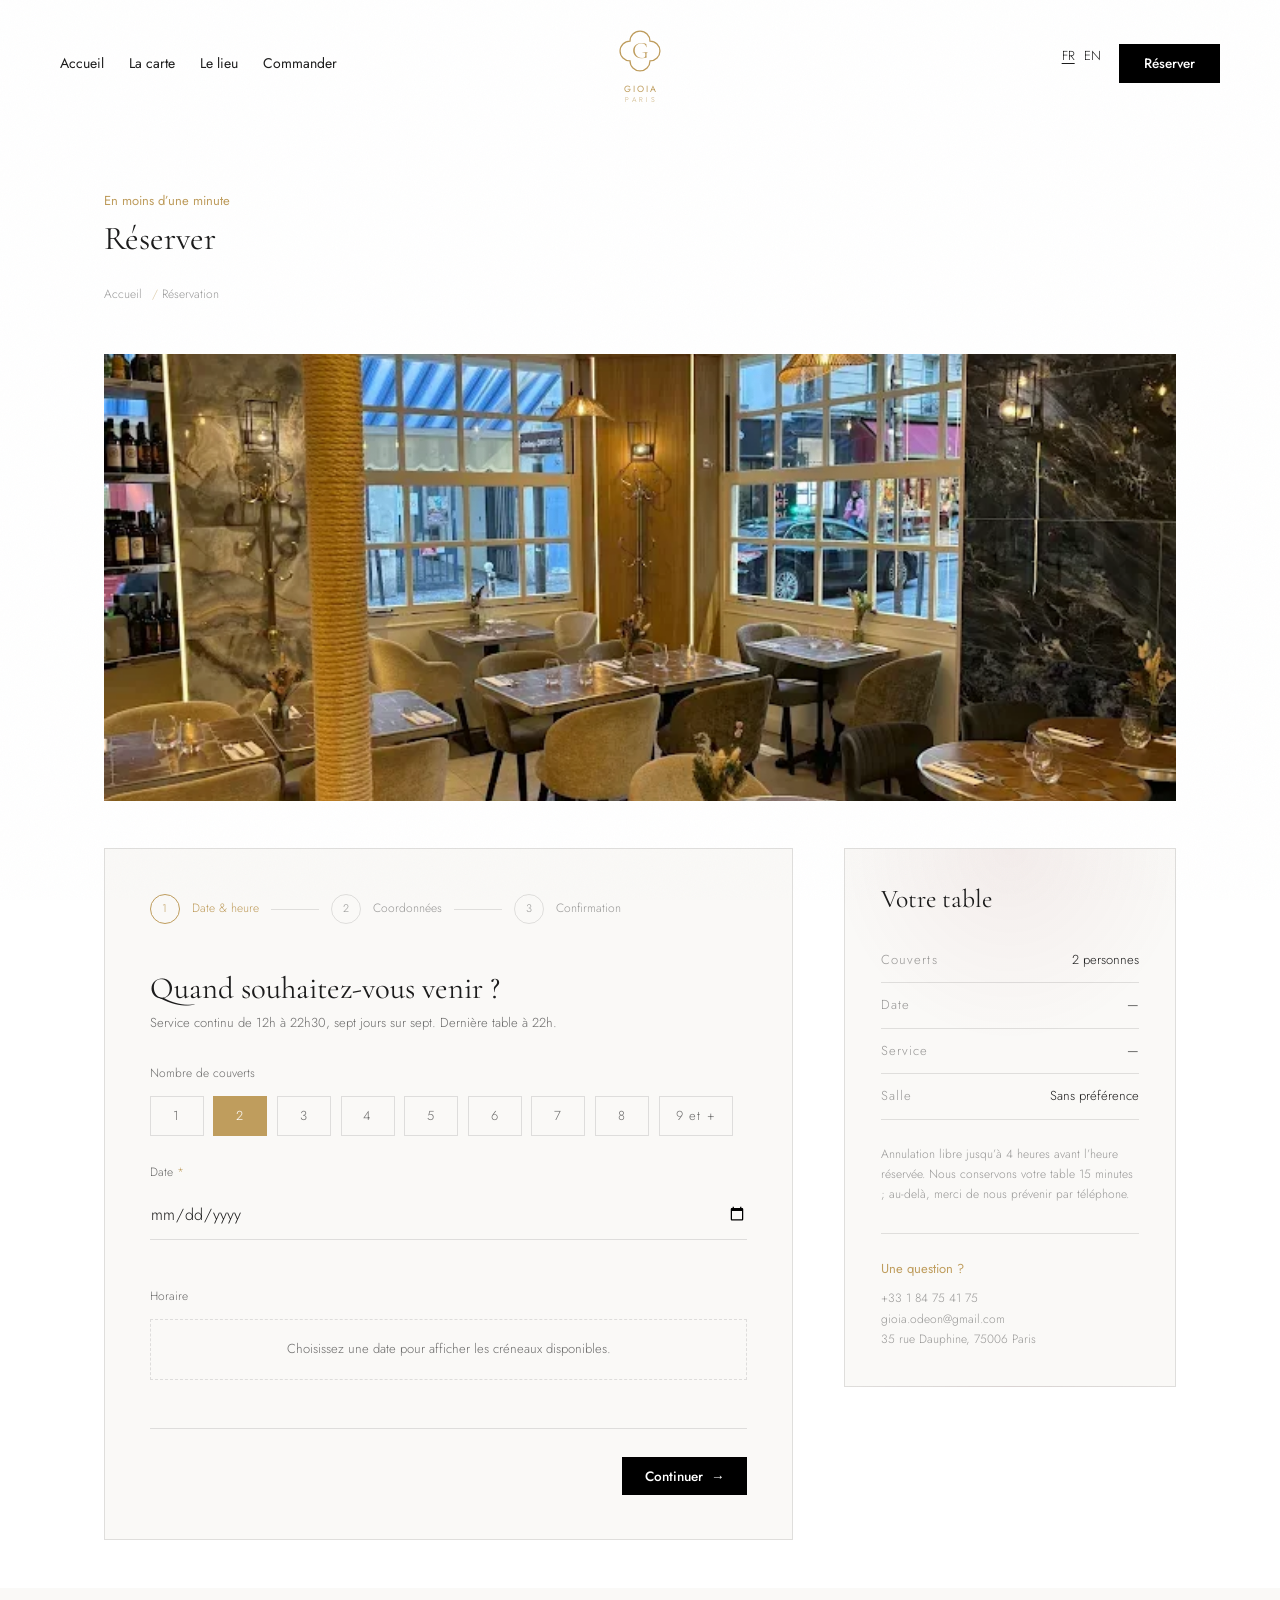
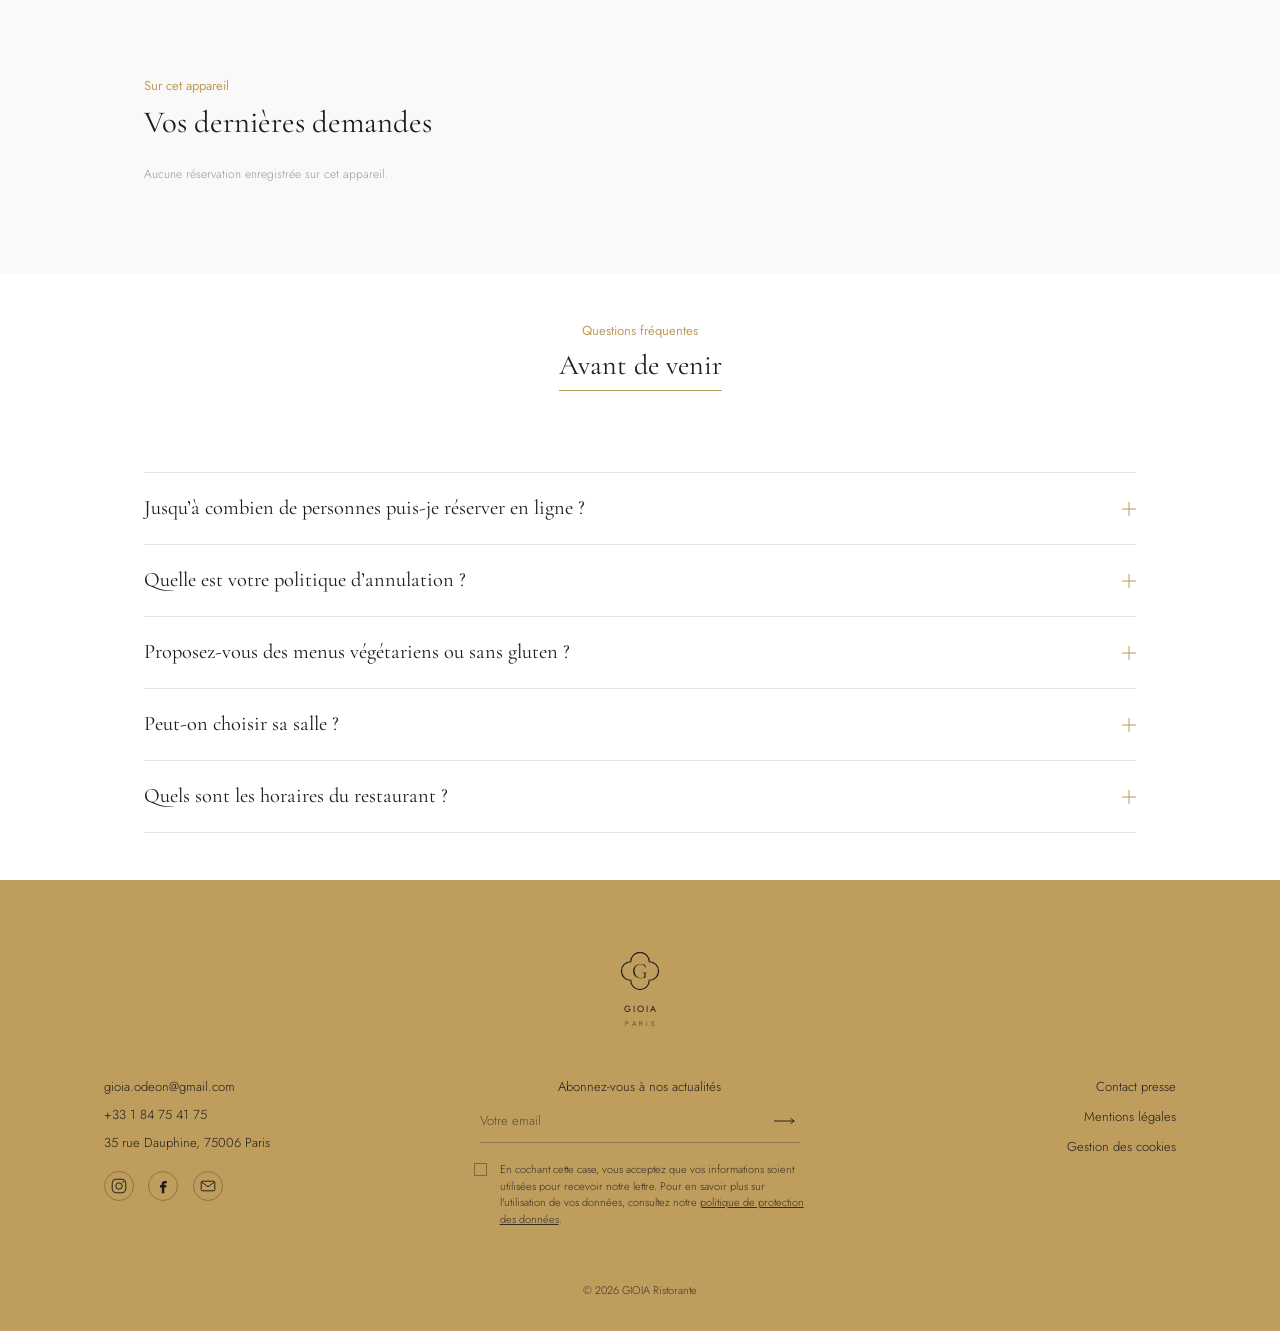
<file: site/reservation.html>
<!DOCTYPE html>
<html lang="fr">
<head>
<meta charset="utf-8">
<meta name="viewport" content="width=device-width, initial-scale=1">
<title>Réserver une table — GIOIA Odéon, Paris 6e</title>
<meta name="description" content="Réservez votre table chez GIOIA Odéon, 35 rue Dauphine à Paris 6e. Service continu 12h–22h30, 7j/7. Disponibilités, confirmation immédiate, de 1 à 8 couverts.">
<meta name="robots" content="index, follow, max-image-preview:large, max-snippet:-1">
<meta name="theme-color" content="#FBFAF7">
<link rel="canonical" href="https://gioiaodeon.fr/reservation.html">

<meta property="og:type" content="website">
<meta property="og:site_name" content="GIOIA">
<meta property="og:locale" content="fr_FR">
<meta property="og:title" content="Réserver une table — GIOIA Odéon, Paris 6e">
<meta property="og:description" content="Choisissez votre date, votre horaire et votre salle. Service continu, 7j/7. Confirmation immédiate.">
<meta property="og:url" content="https://gioiaodeon.fr/reservation.html">
<meta property="og:image" content="https://gioiaodeon.fr/assets/images/og-image.jpg">
<meta name="twitter:card" content="summary_large_image">
<meta name="twitter:title" content="Réserver une table — GIOIA Odéon, Paris 6e">
<meta name="twitter:description" content="Choisissez votre date, votre horaire et votre salle. Service continu, 7j/7. Confirmation immédiate.">
<meta name="twitter:image" content="https://gioiaodeon.fr/assets/images/og-image.jpg">

<link rel="icon" href="favicon.svg" type="image/svg+xml">
<link rel="manifest" href="site.webmanifest">

<link rel="preconnect" href="https://fonts.googleapis.com">
<link rel="preconnect" href="https://fonts.gstatic.com" crossorigin>
<link rel="stylesheet" href="https://fonts.googleapis.com/css2?family=Cormorant+Garamond:ital,wght@0,300;0,400;0,500;1,300;1,400&family=Jost:wght@200;300;400;500&display=swap">
<link rel="stylesheet" href="assets/css/style.css">

<script>
(function(){try{if(sessionStorage.getItem('gioia:navigating')==='1'){document.documentElement.classList.add('is-navigating');sessionStorage.removeItem('gioia:navigating');}}catch(e){}})();
</script>

<script type="application/ld+json">
{
  "@context": "https://schema.org",
  "@type": "BreadcrumbList",
  "itemListElement": [
    { "@type": "ListItem", "position": 1, "name": "Accueil", "item": "https://gioiaodeon.fr/" },
    { "@type": "ListItem", "position": 2, "name": "Réservation", "item": "https://gioiaodeon.fr/reservation.html" }
  ]
}
</script>
<script type="application/ld+json">
{
  "@context": "https://schema.org",
  "@type": "FAQPage",
  "mainEntity": [
    {
      "@type": "Question",
      "name": "Jusqu'à combien de personnes puis-je réserver en ligne ?",
      "acceptedAnswer": { "@type": "Answer", "text": "La réservation en ligne accepte jusqu'à 8 couverts. Au-delà, contactez-nous au +33 1 84 75 41 75 : nous étudions chaque grande tablée, et la cave voûtée peut être privatisée." }
    },
    {
      "@type": "Question",
      "name": "Quelle est votre politique d'annulation ?",
      "acceptedAnswer": { "@type": "Answer", "text": "L'annulation est libre et gratuite jusqu'à 4 heures avant l'heure réservée, par téléphone ou par e-mail. Passé ce délai, prévenez-nous simplement afin que nous puissions libérer la table." }
    },
    {
      "@type": "Question",
      "name": "Proposez-vous des menus végétariens ou sans gluten ?",
      "acceptedAnswer": { "@type": "Answer", "text": "Oui. La carte comporte des entrées, des pâtes, des risottos et des pizzas végétariens. Signalez-nous une allergie ou un régime au moment de la réservation : la cuisine s\u2019adapte." }
    },
    {
      "@type": "Question",
      "name": "Peut-on choisir sa salle ?",
      "acceptedAnswer": { "@type": "Answer", "text": "Vous pouvez indiquer une préférence pour la salle du rez-de-chaussée, la cave voûtée ou le bar. Nous faisons notre possible pour la respecter, sans pouvoir la garantir." }
    },
    {
      "@type": "Question",
      "name": "Quels sont les horaires du restaurant ?",
      "acceptedAnswer": { "@type": "Answer", "text": "GIOIA Odéon est ouvert sept jours sur sept, de 12h à 22h30, en service continu. La dernière table est prise à 22h." }
    }
  ]
}
</script>
</head>
<body>
<a class="skip-link" href="#main">Aller au contenu principal</a>

<div class="curtain" aria-hidden="true"><span></span><span></span><span></span><span></span></div>

<div class="preloader" role="status" aria-live="polite">
  <div class="preloader__inner">
    <p class="preloader__mark">GIOIA</p>
    <p class="preloader__sub">Ristorante · Paris</p>
    <div class="preloader__bar"><span></span></div>
    <p class="preloader__count">000</p>
  </div>
</div>

<header class="site-header">
  <div class="container site-header__inner">
    <nav class="nav" aria-label="Navigation principale">
      <ul class="nav__list">
        <li><a class="nav__link" href="index.html">Accueil</a></li>
        <li><a class="nav__link" href="la-carte.html">La carte</a></li>
        <li><a class="nav__link" href="le-lieu.html">Le lieu</a></li>
        <li><a class="nav__link" href="commander.html">Commander</a></li>
      </ul>
    </nav>

    <a class="brand" href="index.html" aria-label="GIOIA, retour à l'accueil">
      <svg class="brand__seal" viewBox="0 0 64 64" fill="none" aria-hidden="true">
        <path d="M43 21 A11 11 0 0 0 21 21 A11 11 0 0 0 21 43 A11 11 0 0 0 43 43 A11 11 0 0 0 43 21 Z"
              stroke="currentColor" stroke-width="1.4"/>
        <text x="32" y="40" text-anchor="middle" font-family="Cormorant Garamond, Georgia, serif"
              font-size="26" fill="currentColor">G</text>
      </svg>
      <span class="brand__name">Gioia</span>
      <span class="brand__tag">Paris</span>
    </a>

    <div class="header-actions">
      <a class="panier-pastille" href="commander.html#commande" data-panier-lien hidden
         aria-label="Voir votre commande">
        <svg width="15" height="15" viewBox="0 0 20 20" aria-hidden="true">
          <path d="M3 6h14l-1.4 9.2a2 2 0 0 1-2 1.8H6.4a2 2 0 0 1-2-1.8L3 6Z" fill="none" stroke="currentColor" stroke-width="1.3"/>
          <path d="M7 6V4.6a3 3 0 0 1 6 0V6" fill="none" stroke="currentColor" stroke-width="1.3"/>
        </svg>
        <span data-panier-nombre>0</span>
      </a>
      <p class="lang" aria-label="Langue">
        <a href="index.html" aria-current="true" lang="fr">FR</a>
        <a href="index.html" lang="en" title="English version — à venir">EN</a>
      </p>
      <a class="btn btn--gold" href="reservation.html">Réserver</a>
      <button class="burger" type="button" aria-expanded="false" aria-controls="mobile-menu" aria-label="Ouvrir le menu">
        <span></span><span></span><span></span>
      </button>
    </div>
  </div>
</header>

<div class="mobile-menu" id="mobile-menu" aria-hidden="true">
  <div class="container">
    <ul class="mobile-menu__list">
      <li><a class="mobile-menu__link" href="index.html">Accueil</a></li>
      <li><a class="mobile-menu__link" href="la-carte.html">La carte</a></li>
      <li><a class="mobile-menu__link" href="le-lieu.html">Le lieu</a></li>
      <li><a class="mobile-menu__link" href="commander.html">Commander</a></li>
      <li><a class="mobile-menu__link" href="reservation.html" aria-current="page">Réserver</a></li>
    </ul>
    <div class="mobile-menu__meta">
      <span>35 rue Dauphine, 75006 Paris</span>
      <a href="tel:+33184754175">+33 1 84 75 41 75</a>
      <span>7 jours sur 7 · 12h – 22h30</span>
    </div>
  </div>
</div>

<main id="main">

  <section class="page-head">
    <div class="container">
      <p class="eyebrow eyebrow--marble">En moins d’une minute</p>
      <h1 id="page-title">Réserver</h1>
      <nav aria-label="Fil d'Ariane">
        <ol class="breadcrumb">
          <li><a href="index.html">Accueil</a></li>
          <li aria-current="page">Réservation</li>
        </ol>
      </nav>
    </div>
  </section>

  <div class="photo-band">
    <div class="frame" data-caption="salle.webp">
      <img src="assets/images/salle.webp" alt="Salle du restaurant GIOIA prête pour le service" width="680" height="510" fetchpriority="high" decoding="async">
    </div>
  </div>

  <section class="section">
    <div class="container">
      <div class="booking">

        <!-- =================== FORMULAIRE =================== -->
        <div class="booking__panel">

          <ol class="stepper" aria-label="Étapes de la réservation">
            <li class="stepper__item is-active">
              <span class="stepper__num">1</span>
              <span class="stepper__label">Date &amp; heure</span>
            </li>
            <li class="stepper__item">
              <span class="stepper__num">2</span>
              <span class="stepper__label">Coordonnées</span>
            </li>
            <li class="stepper__item">
              <span class="stepper__num">3</span>
              <span class="stepper__label">Confirmation</span>
            </li>
          </ol>

          <p class="alert alert--error" id="form-error" role="alert" hidden></p>

          <form id="booking-form" novalidate>

            <!-- ÉTAPE 1 -->
            <section class="step is-active" data-step="1" aria-label="Étape 1 : date et heure">
              <h2 class="step__title">Quand souhaitez-vous venir ?</h2>
              <p class="step__hint">Service continu de 12h à 22h30, sept jours sur sept. Dernière table à 22h.</p>

              <fieldset class="fieldset">
                <legend class="fieldset__legend">Nombre de couverts</legend>
                <div class="choice-row" id="party-row">
                  <label class="choice"><input type="radio" name="party" value="1"><span>1</span></label>
                  <label class="choice"><input type="radio" name="party" value="2" checked><span>2</span></label>
                  <label class="choice"><input type="radio" name="party" value="3"><span>3</span></label>
                  <label class="choice"><input type="radio" name="party" value="4"><span>4</span></label>
                  <label class="choice"><input type="radio" name="party" value="5"><span>5</span></label>
                  <label class="choice"><input type="radio" name="party" value="6"><span>6</span></label>
                  <label class="choice"><input type="radio" name="party" value="7"><span>7</span></label>
                  <label class="choice"><input type="radio" name="party" value="8"><span>8</span></label>
                  <label class="choice"><input type="radio" name="party" value="plus"><span>9 et +</span></label>
                </div>
                <p class="alert" id="large-party-note" hidden>
                  Pour les tables de plus de huit convives, appelez-nous au
                  <a class="link-line" href="tel:+33184754175">+33 1 84 75 41 75</a> ou écrivez à
                  <a class="link-line" href="mailto:gioia.odeon@gmail.com">gioia.odeon@gmail.com</a>.
                  La cave voûtée peut être privatisée pour les grandes tablées.
                </p>
              </fieldset>

              <div class="field-grid" style="margin-bottom:2rem">
                <div class="field" data-field="date">
                  <label for="booking-date">Date <span class="req" aria-hidden="true">*</span></label>
                  <input type="date" id="booking-date" name="date" required autocomplete="off">
                  <span class="field__error" role="alert"></span>
                  <span id="date-note" style="font-size:0.75rem;color:var(--gold)"></span>
                </div>
              </div>

              <fieldset class="fieldset" data-field="time">
                <legend class="fieldset__legend">Horaire</legend>
                <div id="slots-host" aria-live="polite"></div>
                <span class="field__error" role="alert"></span>
              </fieldset>

              <div class="step__actions">
                <span></span>
                <button class="btn btn--gold" type="button" data-goto="2">
                  Continuer <span class="btn__arrow" aria-hidden="true">→</span>
                </button>
              </div>
            </section>

            <!-- ÉTAPE 2 -->
            <section class="step" data-step="2" aria-label="Étape 2 : vos coordonnées">
              <h2 class="step__title">Vos coordonnées</h2>
              <p class="step__hint">Nous vous envoyons une confirmation par e-mail et un rappel la veille.</p>

              <div class="field-grid" style="margin-bottom:1.75rem">
                <div class="field" data-field="firstName">
                  <label for="booking-firstname">Prénom <span class="req" aria-hidden="true">*</span></label>
                  <input type="text" id="booking-firstname" name="firstName" autocomplete="given-name" required>
                  <span class="field__error" role="alert"></span>
                </div>
                <div class="field" data-field="lastName">
                  <label for="booking-lastname">Nom <span class="req" aria-hidden="true">*</span></label>
                  <input type="text" id="booking-lastname" name="lastName" autocomplete="family-name" required>
                  <span class="field__error" role="alert"></span>
                </div>
                <div class="field" data-field="email">
                  <label for="booking-email">E-mail <span class="req" aria-hidden="true">*</span></label>
                  <input type="email" id="booking-email" name="email" autocomplete="email" inputmode="email" required>
                  <span class="field__error" role="alert"></span>
                </div>
                <div class="field" data-field="phone">
                  <label for="booking-phone">Téléphone <span class="req" aria-hidden="true">*</span></label>
                  <input type="tel" id="booking-phone" name="phone" autocomplete="tel" inputmode="tel" placeholder="06 12 34 56 78" required>
                  <span class="field__error" role="alert"></span>
                </div>
              </div>

              <fieldset class="fieldset">
                <legend class="fieldset__legend">Salle souhaitée</legend>
                <div class="choice-row" id="area-row">
                  <label class="choice"><input type="radio" name="area" value="indifferent" checked><span>Sans préférence</span></label>
                  <label class="choice"><input type="radio" name="area" value="salle"><span>La Salle</span></label>
                  <label class="choice"><input type="radio" name="area" value="cave"><span>La Cave voûtée</span></label>
                  <label class="choice"><input type="radio" name="area" value="bar"><span>Il Bar</span></label>
                </div>
                <p style="font-size:0.75rem;color:var(--text-faint);margin-top:0.85rem">
                  Nous faisons notre possible pour respecter votre préférence, sans pouvoir la garantir.
                </p>
              </fieldset>

              <div class="field-grid" style="margin-bottom:1.75rem">
                <div class="field" data-field="occasion">
                  <label for="booking-occasion">Occasion</label>
                  <select id="booking-occasion" name="occasion">
                    <option value="">Aucune en particulier</option>
                    <option>Anniversaire</option>
                    <option>Dîner romantique</option>
                    <option>Repas d’affaires</option>
                    <option>Réunion de famille</option>
                    <option>Célébration</option>
                  </select>
                  <span class="field__error" role="alert"></span>
                </div>
                <div class="field field--full" data-field="notes">
                  <label for="booking-notes">Allergies, régimes, demandes particulières</label>
                  <textarea id="booking-notes" name="notes" rows="3" placeholder="Sans gluten, poussette, table calme…"></textarea>
                  <span class="field__error" role="alert"></span>
                </div>
              </div>

              <div class="field" data-field="consent" style="margin-bottom:1rem">
                <label class="checkbox" for="booking-consent">
                  <input type="checkbox" id="booking-consent" name="consent" required>
                  <span>J’accepte que mes données soient utilisées pour gérer cette réservation. <span class="req" aria-hidden="true">*</span></span>
                </label>
                <span class="field__error" role="alert"></span>
              </div>

              <label class="checkbox" for="booking-newsletter">
                <input type="checkbox" id="booking-newsletter" name="newsletter">
                <span>Je souhaite recevoir les nouvelles de la maison (une lettre par saison).</span>
              </label>

              <div class="step__actions">
                <button class="btn btn--ghost" type="button" data-goto="1">← Retour</button>
                <button class="btn btn--gold" type="submit">Confirmer la réservation</button>
              </div>
            </section>

            <!-- ÉTAPE 3 -->
            <section class="step" data-step="3" aria-label="Étape 3 : confirmation">
              <div id="confirmation-host" aria-live="polite"></div>
            </section>

          </form>
        </div>

        <!-- =================== RÉCAPITULATIF =================== -->
        <aside class="summary" aria-label="Récapitulatif de votre réservation">
          <h2 class="summary__title">Votre table</h2>
          <dl id="summary-host" class="summary__list"></dl>

          <p class="summary__note">
            Annulation libre jusqu’à 4 heures avant l’heure réservée. Nous conservons votre table
            15 minutes ; au-delà, merci de nous prévenir par téléphone.
          </p>

          <hr class="hairline" style="margin:1.75rem 0">

          <h3 style="font-family:var(--font-sans);font-size:var(--fs-small);color:var(--gold);margin:0 0 .75rem">
            Une question ?
          </h3>
          <p class="summary__note" style="margin-top:0">
            <a class="link-line" href="tel:+33184754175">+33 1 84 75 41 75</a><br>
            <a class="link-line" href="mailto:gioia.odeon@gmail.com">gioia.odeon@gmail.com</a><br>
            35 rue Dauphine, 75006 Paris
          </p>
        </aside>

      </div>
    </div>
  </section>

  <!-- RÉSERVATIONS MÉMORISÉES -->
  <section class="section section--tight bg-ink-2" aria-labelledby="saved-title">
    <div class="container container--narrow">
      <p class="eyebrow">Sur cet appareil</p>
      <h2 id="saved-title" style="font-size:clamp(1.5rem,2.4vw,2rem);margin-bottom:1.5rem">
        Vos dernières demandes
      </h2>
      <div id="saved-host"></div>
    </div>
  </section>

  <!-- FAQ -->
  <section class="section" aria-labelledby="faq-title">
    <div class="container container--narrow">
      <div class="section-head section-head--center">
        <div>
          <p class="eyebrow eyebrow--center">Questions fréquentes</p>
          <h2 class="heading-rule" id="faq-title">Avant de venir</h2>
        </div>
      </div>

      <div class="accordion">
        <div class="accordion__item">
          <h3 style="margin:0">
            <button class="accordion__trigger" type="button" aria-expanded="false" aria-controls="faq-1">
              Jusqu’à combien de personnes puis-je réserver en ligne ?
              <span class="accordion__icon" aria-hidden="true"></span>
            </button>
          </h3>
          <div class="accordion__panel" id="faq-1"><div>
            <p>La réservation en ligne accepte jusqu’à 8 couverts. Au-delà, appelez-nous au
            <a class="link-line" href="tel:+33184754175">+33 1 84 75 41 75</a> : nous étudions chaque grande tablée,
            et la cave voûtée peut être privatisée.</p>
          </div></div>
        </div>

        <div class="accordion__item">
          <h3 style="margin:0">
            <button class="accordion__trigger" type="button" aria-expanded="false" aria-controls="faq-2">
              Quelle est votre politique d’annulation ?
              <span class="accordion__icon" aria-hidden="true"></span>
            </button>
          </h3>
          <div class="accordion__panel" id="faq-2"><div>
            <p>L’annulation est libre et gratuite jusqu’à 4 heures avant l’heure réservée, par téléphone
            ou par e-mail. Passé ce délai, prévenez-nous simplement afin que nous puissions libérer la table.</p>
          </div></div>
        </div>

        <div class="accordion__item">
          <h3 style="margin:0">
            <button class="accordion__trigger" type="button" aria-expanded="false" aria-controls="faq-3">
              Proposez-vous des menus végétariens ou sans gluten ?
              <span class="accordion__icon" aria-hidden="true"></span>
            </button>
          </h3>
          <div class="accordion__panel" id="faq-3"><div>
            <p>
            Oui. La carte comporte des entrées, des pâtes, des risottos et des pizzas
            végétariens. Signalez-nous une allergie ou un régime au moment de la réservation :
            la cuisine s’adapte.
          </p>
          </div></div>
        </div>

        <div class="accordion__item">
          <h3 style="margin:0">
            <button class="accordion__trigger" type="button" aria-expanded="false" aria-controls="faq-4">
              Peut-on choisir sa salle ?
              <span class="accordion__icon" aria-hidden="true"></span>
            </button>
          </h3>
          <div class="accordion__panel" id="faq-4"><div>
            <p>Vous pouvez indiquer une préférence pour la salle du rez-de-chaussée, la cave voûtée ou
            le bar. Nous faisons notre possible pour la respecter, sans pouvoir la garantir : la
            configuration dépend du remplissage du service.</p>
          </div></div>
        </div>

        <div class="accordion__item">
          <h3 style="margin:0">
            <button class="accordion__trigger" type="button" aria-expanded="false" aria-controls="faq-5">
              Quels sont les horaires du restaurant ?
              <span class="accordion__icon" aria-hidden="true"></span>
            </button>
          </h3>
          <div class="accordion__panel" id="faq-5"><div>
            <p>Sept jours sur sept, de 12h à 22h30, en service continu : vous pouvez donc déjeuner tard
            ou dîner tôt sans contrainte. La dernière table est prise à 22h. L’<em>aperitivo</em> se prend
            au comptoir en fin d’après-midi.</p>
          </div></div>
        </div>
      </div>
    </div>
  </section>

</main>

<footer class="site-footer">
  <div class="container">
    <a class="footer-seal" href="index.html" aria-label="GIOIA, retour à l'accueil">
      <svg class="brand__seal" viewBox="0 0 64 64" fill="none" aria-hidden="true">
        <path d="M43 21 A11 11 0 0 0 21 21 A11 11 0 0 0 21 43 A11 11 0 0 0 43 43 A11 11 0 0 0 43 21 Z"
              stroke="currentColor" stroke-width="1.4"/>
        <text x="32" y="40" text-anchor="middle" font-family="Cormorant Garamond, Georgia, serif"
              font-size="26" fill="currentColor">G</text>
      </svg>
      <span class="brand__name">Gioia</span>
      <span class="brand__tag">Paris</span>
    </a>

    <div class="footer-top">
      <div class="footer-col">
        <p><a class="link-line" href="mailto:gioia.odeon@gmail.com">gioia.odeon@gmail.com</a></p>
        <p><a class="link-line" href="tel:+33184754175">+33 1 84 75 41 75</a></p>
        <p>35 rue Dauphine, 75006 Paris</p>
        <ul class="footer-social">
          <li><a href="https://www.instagram.com/gioia.odeon/" aria-label="Instagram" rel="noopener noreferrer" target="_blank">
            <svg width="16" height="16" viewBox="0 0 20 20" aria-hidden="true"><rect x="1.5" y="1.5" width="17" height="17" rx="5" fill="none" stroke="currentColor" stroke-width="1.2"/><circle cx="10" cy="10" r="4" fill="none" stroke="currentColor" stroke-width="1.2"/><circle cx="15.2" cy="4.8" r="1" fill="currentColor"/></svg>
          </a></li>
          <li><a href="https://www.facebook.com/p/Gioia-Paris-Od%C3%A9on-61570011088949/" aria-label="Facebook" rel="noopener noreferrer" target="_blank">
            <svg width="16" height="16" viewBox="0 0 20 20" aria-hidden="true"><path d="M12.5 6.5h2.2V3.6h-2.6c-2.3 0-3.6 1.4-3.6 3.7v1.5H6.2v3h2.3V19h3.1v-7.2h2.3l.4-3h-2.7V7.6c0-.8.3-1.1.9-1.1z" fill="currentColor"/></svg>
          </a></li>
          <li><a href="mailto:gioia.odeon@gmail.com" aria-label="Nous écrire">
            <svg width="16" height="16" viewBox="0 0 20 20" aria-hidden="true"><rect x="1.5" y="4" width="17" height="12" rx="1.5" fill="none" stroke="currentColor" stroke-width="1.2"/><path d="M2 5l8 6 8-6" fill="none" stroke="currentColor" stroke-width="1.2"/></svg>
          </a></li>
        </ul>
      </div>

      <!-- Invitation à la lettre d'information. Faute de service d'envoi, le
           bouton ouvre le courrielleur du visiteur : rien n'est simulé. À
           rebrancher sur Brevo, Mailchimp ou l'outil de votre choix. -->
      <div class="footer-col footer-col--center">
        <p class="footer-news__label">Abonnez-vous à nos actualités</p>
        <form class="footer-news" action="mailto:gioia.odeon@gmail.com" method="post" enctype="text/plain">
          <input type="email" name="email" placeholder="Votre email" aria-label="Votre adresse électronique" required>
          <button type="submit" aria-label="S'abonner">
            <svg width="22" height="8" viewBox="0 0 24 8" aria-hidden="true"><path d="M0 4h22M18 1l4 3-4 3" fill="none" stroke="currentColor" stroke-width="1"/></svg>
          </button>
        </form>
        <label class="footer-news__consent">
          <input type="checkbox" required>
          <span>En cochant cette case, vous acceptez que vos informations soient utilisées pour recevoir notre lettre. Pour en savoir plus sur l'utilisation de vos données, consultez notre <a href="le-lieu.html#acces">politique de protection des données</a>.</span>
        </label>
      </div>

      <div class="footer-col footer-col--end">
        <ul>
          <li><a class="link-line" href="mailto:gioia.odeon@gmail.com?subject=Contact%20presse">Contact presse</a></li>
          <li><a class="link-line" href="le-lieu.html#acces">Mentions légales</a></li>
          <li><a class="link-line" href="le-lieu.html#acces">Gestion des cookies</a></li>
        </ul>
      </div>
    </div>

    <div class="footer-bottom">
      <p>© <span data-year>2026</span> GIOIA Ristorante</p>
    </div>
  </div>
</footer>

<script src="assets/js/main.js" defer></script>
<script src="assets/js/reservation.js" defer></script>
</body>
</html>
</file>
<file: site/assets/css/style.css>
/* ==========================================================================
   GIOIA — Ristorante · Paris 6e
   Design system & feuille de style principale
   --------------------------------------------------------------------------
   Sommaire
   01. Tokens & reset
   02. Typographie
   03. Utilitaires & layout
   04. Boutons & liens
   05. Préchargeur & transitions de page
   06. En-tête & navigation
   07. Cadres photo (avec placeholder élégant)
   08. Hero
   09. Sections communes
   10. La carte
   11. Galerie & lightbox
   12. Réservation
   13. Pied de page
   14. Animations & révélations au scroll
   15. Responsive
   ========================================================================== */

/* ========================= 01. TOKENS & RESET ============================ */

:root {
  /* Palette — relevée sur la référence : blanc pur, or, noir.
     Le fond ne porte aucune teinte ; toute la chaleur vient de l'or. */
  --blanc:        #FFFFFF;   /* fond principal */
  --blanc-2:      #FAF9F7;   /* surface alternée, à peine perceptible */
  --blanc-3:      #F2EFEA;   /* surface appuyée */
  --sable:        #DDCEC2;   /* bandes séparatrices */

  --encre:        #3E3E3E;   /* texte courant */
  --encre-forte:  #1C1C1C;   /* titres */
  --noir:         #000000;   /* bouton principal */

  --or:           #BF9D5D;   /* accent : filets, accroches, prix, liens */
  --or-fonce:     #A8853F;
  --or-clair:     #E8C98F;   /* version lisible sur photographie sombre */

  --terracotta:   #9A4E2E;   /* alertes du formulaire, seul écart à la palette */

  /* Alias : le reste de la feuille s'appuie sur ces noms. */
  --carrara:      var(--blanc);
  --carrara-2:    var(--blanc-2);
  --carrara-3:    var(--blanc-3);
  --marmo-mezzo:  var(--sable);
  --inchiostro:   var(--encre-forte);
  --notte:        #141414;
  --rosso:        var(--or);
  --rosso-scuro:  var(--or-fonce);
  --rosso-chiaro: var(--or-clair);
  --verde:        var(--encre-forte);

  --ink:          var(--blanc);
  --ink-2:        var(--blanc-2);
  --ink-3:        var(--blanc-3);
  --stone:        var(--encre-forte);
  --stone-2:      var(--encre);
  --gold:         var(--or);
  --gold-2:       var(--or-fonce);

  --text:         var(--encre);
  --text-strong:  var(--encre-forte);   /* titres — bascule au clair sur fond sombre */
  --text-muted:   rgba(62, 62, 62, 0.76);
  --text-faint:   rgba(62, 62, 62, 0.52);
  --line:         rgba(28, 28, 28, 0.12);
  --line-strong:  rgba(191, 157, 93, 0.55);

  /* Typographie */
  --font-display: "Cormorant Garamond", "Iowan Old Style", Georgia, "Times New Roman", serif;
  --font-sans:    "Jost", "Helvetica Neue", -apple-system, BlinkMacSystemFont, "Segoe UI", sans-serif;

  /* Échelle relevée sur la référence, à 1280 px de large : titre de section
     28 px (2,19 vw), titre de chapeau 24 px, corps 13 px (1,02 vw). */
  --fs-hero:  clamp(2.5rem, 5vw, 4rem);
  --fs-h1:    clamp(1.5rem, 2.6vw, 2.2rem);
  --fs-h2:    clamp(1.45rem, 2.2vw, 2rem);
  --fs-h3:    clamp(1.15rem, 1.5vw, 1.45rem);
  --fs-lead:  clamp(0.9rem, 1.1vw, 1.05rem);
  --fs-body:  clamp(0.85rem, 1.02vw, 1rem);
  --fs-small: 0.8125rem;
  --fs-label: 0.75rem;

  /* Espacements — 47 px de part et d'autre d'une section à 1280 px, soit
     94 px entre deux blocs : l'écart mesuré sur la référence. */
  --gutter:      clamp(1.25rem, 3.5vw, 2.75rem);
  --section-y:   clamp(2.25rem, 3.7vw, 3.5rem);
  --maxw:        1160px;
  --maxw-text:   58ch;

  /* La référence ne coupe aucun coin : tout est vif. */
  --radius-photo: 0px;

  /* Mouvement */
  --ease:        cubic-bezier(0.22, 1, 0.36, 1);
  --ease-in-out: cubic-bezier(0.65, 0, 0.35, 1);
  --dur:         0.7s;

  --header-h: 104px;
}

*, *::before, *::after { box-sizing: border-box; }

html {
  -webkit-text-size-adjust: 100%;
  scroll-behavior: smooth;
  scroll-padding-top: calc(var(--header-h) + 5.5rem);
}

body {
  margin: 0;
  background: var(--ink);
  color: var(--text);
  font-family: var(--font-sans);
  font-size: var(--fs-body);
  font-weight: 300;
  line-height: 1.45;
  letter-spacing: 0;
  -webkit-font-smoothing: antialiased;
  -moz-osx-font-smoothing: grayscale;
  overflow-x: hidden;
}

body.is-locked { overflow: hidden; }

img, svg, video { display: block; max-width: 100%; }
img { height: auto; }

button, input, select, textarea { font: inherit; color: inherit; }

/* Grain textile discret sur toute la page — signature « haut de gamme » */
body::after {
  content: "";
  position: fixed;
  inset: 0;
  z-index: 9998;
  pointer-events: none;
  opacity: 0.03;
  background-image: url("data:image/svg+xml,%3Csvg xmlns='http://www.w3.org/2000/svg' width='220' height='220'%3E%3Cfilter id='n'%3E%3CfeTurbulence type='fractalNoise' baseFrequency='0.85' numOctaves='3' stitchTiles='stitch'/%3E%3C/filter%3E%3Crect width='100%25' height='100%25' filter='url(%23n)'/%3E%3C/svg%3E");
  mix-blend-mode: multiply;
}

/* ------------------------------------------------------------------------ */
/* Règle du site : hors du hero de l'accueil, on n'écrit jamais par-dessus    */
/* une photographie. Les images sont montrées telles quelles et le texte se   */
/* pose sur le papier, à côté ou en dessous.                                  */
/* Mesuré avant de trancher : sur ces images, l'encre tombe à 0,20–0,47 de    */
/* luminance de fond, et le blanc à 1,6:1 de contraste dans le pire cas —     */
/* une lampe ou un reflet derrière une lettre. Aucun des deux ne tenait.      */
/* Le hero de l'accueil est l'exception assumée : texte clair sur image, donc */
/* voile en haut et en bas (voir section 08).                                 */
/* ------------------------------------------------------------------------ */

/* Sur l'accueil, l'en-tête se pose sur le hero plein écran : il passe au clair
   et se réduit au nom et au téléphone. La navigation revient dès qu'on défile
   — elle reste dans le balisage, donc lisible par les moteurs. */
body.home .site-header:not(.is-stuck) {
  --stone:       var(--carrara);
  --text:        var(--carrara);
  --text-strong: var(--carrara);
  --text-muted:  rgba(251, 250, 247, 0.84);
  --text-faint:  rgba(251, 250, 247, 0.62);
  --line:        rgba(251, 250, 247, 0.26);
  --line-strong: rgba(251, 250, 247, 0.46);
  --gold:        var(--rosso-chiaro);
  color: var(--text);
}
.header-aside {
  display: none;
  font-size: var(--fs-label);
  letter-spacing: 0.2em;
  color: var(--text-muted);
  text-decoration: none;
  white-space: nowrap;
  transition: color 0.4s var(--ease);
}
.header-aside:hover { color: var(--stone); }
@media (min-width: 1100px) { .header-aside { display: inline-block; } }

/* La visionneuse reste le seul espace sombre du site : on y regarde une
   photographie, le noir est là pour l'isoler. */
.lightbox {
  --stone:        var(--carrara);
  --text:         var(--carrara);
  --text-strong:  var(--carrara);
  --text-muted:   rgba(251, 250, 247, 0.74);
  --line:         rgba(251, 250, 247, 0.20);
  --gold:         var(--rosso-chiaro);
  color: var(--text);
}

::selection { background: var(--gold); color: var(--ink); }

:focus-visible {
  outline: 2px solid var(--gold-2);
  outline-offset: 3px;
  border-radius: 2px;
}

/* Barre de défilement */
::-webkit-scrollbar { width: 9px; }
::-webkit-scrollbar-track { background: var(--ink); }
::-webkit-scrollbar-thumb { background: rgba(142,42,51,.32); }
::-webkit-scrollbar-thumb:hover { background: rgba(142,42,51,.55); }

.skip-link {
  position: absolute;
  left: 50%;
  top: 0;
  transform: translate(-50%, -120%);
  z-index: 10000;
  background: var(--gold);
  color: var(--ink);
  padding: 0.75rem 1.5rem;
  font-size: var(--fs-small);
  letter-spacing: 0.16em;
  text-transform: uppercase;
  text-decoration: none;
  transition: transform 0.3s var(--ease);
}
.skip-link:focus { transform: translate(-50%, 0); }

/* ============================ 02. TYPOGRAPHIE ============================ */
/* Échelle relevée sur la référence, à 1280 px de large : titre de section
   28 px, corps 13 px sur 17,5 px d'interligne. Rien n'est en capitales,
   rien n'est interlettré — c'est ce qui fait la sobriété de la maison. */

h1, h2, h3, h4 {
  color: var(--text-strong);
  font-family: var(--font-display);
  font-weight: 400;
  line-height: 1.12;
  letter-spacing: 0;
  margin: 0;
  text-wrap: balance;
}

h1 { font-size: var(--fs-h1); }
h2 { font-size: var(--fs-h2); }
h3 { font-size: var(--fs-h3); }

p { margin: 0 0 1.15em; }
p:last-child { margin-bottom: 0; }

.display-italic { font-style: normal; color: inherit; }

.lead {
  font-size: var(--fs-lead);
  line-height: 1.55;
  color: var(--text);
  font-weight: 300;
  max-width: var(--maxw-text);
}

/* Le surtitre n'existe pas sur la référence : on le réduit à une ligne
   discrète, sans filet ni capitales, pour les rares endroits qui en gardent. */
.eyebrow {
  display: block;
  font-size: var(--fs-small);
  font-weight: 400;
  letter-spacing: 0;
  text-transform: none;
  color: var(--gold);
  margin: 0 0 0.6rem;
}
.eyebrow::before, .eyebrow::after { content: none; }
.eyebrow--center { text-align: center; }

/* Le filet d'or court sous le titre, sur toute sa largeur — pas un trait
   de 64 px posé à côté. Il se tire à l'entrée à l'écran. */
.heading-rule {
  position: relative;
  display: table;         /* la largeur épouse le texte, comme la référence */
  padding-bottom: 0.35em; /* 8 px sous la ligne de base, mesurés */
  margin-bottom: 0.6em;   /* 16 px entre le filet et le texte */
}
.heading-rule::after {
  content: "";
  position: absolute;
  left: 0; right: 0; bottom: 0;
  height: 1.5px;
  background: var(--gold);
}
.text-center .heading-rule,
.infos .heading-rule,
.intro .heading-rule { margin-inline: auto; }


/* ====================== 03. UTILITAIRES & LAYOUT ========================= */

.container {
  width: 100%;
  max-width: var(--maxw);
  margin-inline: auto;
  padding-inline: var(--gutter);
}
.container--narrow { max-width: 1080px; }

.section { padding-block: var(--section-y); position: relative; }
.section--tight { padding-block: clamp(3.5rem, 7vw, 6.5rem); }
.section--flush-top { padding-top: 0; }

.section-head {
  display: grid;
  gap: clamp(1.5rem, 4vw, 4rem);
  grid-template-columns: minmax(0, 1fr);
  align-items: end;
  margin-bottom: clamp(2.5rem, 5vw, 4.5rem);
}
@media (min-width: 900px) {
  .section-head--split { grid-template-columns: minmax(0, 1.15fr) minmax(0, 0.85fr); }
}
.section-head--center { text-align: center; justify-items: center; }
.section-head--center .lead { margin-inline: auto; }

.hairline {
  height: 1px;
  background: var(--line);
  border: 0;
  margin: 0;
}

.text-center { text-align: center; }
.visually-hidden {
  position: absolute !important;
  width: 1px; height: 1px;
  padding: 0; margin: -1px;
  overflow: hidden;
  clip: rect(0 0 0 0);
  white-space: nowrap;
  border: 0;
}

.bg-ink-2 { background: var(--ink-2); }
.bg-ink-3 { background: var(--ink-3); }

/* Filets décoratifs, en or plein. */
.rule-v {
  width: 1px;
  height: clamp(56px, 9vw, 120px);
  background: linear-gradient(to bottom, var(--gold), transparent);
  margin-inline: auto;
}

.rule-tricolore {
  width: 72px;
  height: 1px;
  margin-top: 1.75rem;
  background: var(--gold);
}

/* ========================= 04. BOUTONS & LIENS =========================== */
/* Mesuré sur la référence à 1280 px : 29 px de haut, 122 px de large au
   minimum, libellé de 13 px en casse normale. Ni capitales, ni interlettrage,
   ni coins arrondis. */

.btn {
  --btn-fg: var(--encre-forte);
  --btn-bd: var(--or);
  position: relative;
  display: inline-flex;
  align-items: center;
  justify-content: center;
  gap: 0.5rem;
  min-width: 122px;
  padding: 0.55rem 1.35rem;
  border: 1px solid var(--btn-bd);
  border-radius: 0;
  background: transparent;
  color: var(--btn-fg);
  font-size: var(--fs-body);
  font-weight: 400;
  letter-spacing: 0;
  text-transform: none;
  text-decoration: none;
  line-height: 1.35;
  cursor: pointer;
  overflow: hidden;
  isolation: isolate;
  transition: color 0.4s var(--ease), border-color 0.4s var(--ease);
}
.btn::before {
  content: "";
  position: absolute;
  inset: 0;
  z-index: -1;
  background: var(--or);
  transform: scaleY(0);
  transform-origin: bottom;
  transition: transform 0.45s var(--ease);
}
.btn:hover, .btn:focus-visible { color: var(--encre-forte); border-color: var(--or); }
.btn:hover::before, .btn:focus-visible::before { transform: scaleY(1); transform-origin: top; }

/* Bouton à l'or plein : l'action principale. La référence y écrit à l'encre —
   le blanc sur l'or tomberait à 2,5:1. Mesuré ici à 6,8:1. */
.btn--filled {
  --btn-fg: var(--encre-forte);
  --btn-bd: var(--or);
  background: var(--or);
}
.btn--filled::before { background: var(--encre-forte); }
.btn--filled:hover, .btn--filled:focus-visible { color: var(--blanc); border-color: var(--encre-forte); }

/* Bouton noir : la réservation permanente de l'en-tête. */
.btn--gold {
  --btn-fg: var(--blanc);
  --btn-bd: var(--noir);
  background: var(--noir);
  min-width: 0;
  font-weight: 500;
}
.btn--gold::before { background: var(--or); }
.btn--gold:hover, .btn--gold:focus-visible { color: var(--noir); border-color: var(--or); }

.btn--ghost { --btn-bd: var(--line); }
.btn[disabled] { opacity: 0.4; pointer-events: none; }

.btn__arrow { transition: transform 0.4s var(--ease); }
.btn:hover .btn__arrow { transform: translateX(3px); }

.btn-group { display: flex; flex-wrap: wrap; gap: 0.875rem; }

/* Lien souligné */
.link-line {
  position: relative;
  color: inherit;
  text-decoration: none;
  padding-bottom: 2px;
}
.link-line::after {
  content: "";
  position: absolute;
  left: 0; bottom: 0;
  width: 100%; height: 1px;
  background: currentColor;
  transform: scaleX(0);
  transform-origin: right;
  transition: transform 0.45s var(--ease);
}
.link-line:hover::after, .link-line:focus-visible::after {
  transform: scaleX(1);
  transform-origin: left;
}

/* « Découvrir › » — casse normale, chevron fin qui glisse au survol. */
.link-arrow {
  display: inline-flex;
  align-items: center;
  gap: 0.45rem;
  font-size: var(--fs-body);
  letter-spacing: 0;
  text-transform: none;
  color: var(--encre-forte);
  text-decoration: none;
}
.link-arrow svg { transition: transform 0.4s var(--ease); }
.link-arrow:hover { color: var(--or-fonce); }
.link-arrow:hover svg { transform: translateX(4px); }


/* ============ 05. PRÉCHARGEUR & TRANSITIONS DE PAGE ====================== */

.preloader {
  position: fixed;
  inset: 0;
  z-index: 9999;
  display: grid;
  place-items: center;
  background: var(--ink);
  transition: opacity 0.6s var(--ease), visibility 0.6s;
}
.preloader[hidden] { display: none; }
.preloader.is-done {
  opacity: 0;
  visibility: hidden;
  pointer-events: none;
}
.preloader__inner { text-align: center; }
.preloader__mark {
  font-family: var(--font-display);
  font-size: clamp(2.5rem, 7vw, 4.5rem);
  letter-spacing: 0.4em;
  text-indent: 0.4em;
  color: var(--stone);
  opacity: 0;
  animation: fadeUp 1.1s var(--ease) 0.15s forwards;
}
.preloader__sub {
  margin-top: 0.75rem;
  font-size: var(--fs-label);
  letter-spacing: 0.35em;
  text-transform: uppercase;
  color: var(--text-faint);
  opacity: 0;
  animation: fadeUp 1.1s var(--ease) 0.35s forwards;
}
.preloader__bar {
  width: min(240px, 40vw);
  height: 1px;
  margin: 2.25rem auto 0;
  background: var(--line);
  overflow: hidden;
}
.preloader__bar span {
  display: block;
  height: 100%;
  width: 0%;
  background: var(--gold);
  transition: width 0.25s linear;
}
.preloader__count {
  margin-top: 0.9rem;
  font-size: var(--fs-label);
  letter-spacing: 0.24em;
  color: var(--text-faint);
  font-variant-numeric: tabular-nums;
}

/* Rideau de transition entre les pages */
html.is-navigating .curtain span { transform: scaleY(1); transform-origin: top; }

.curtain {
  position: fixed;
  inset: 0;
  z-index: 9990;
  pointer-events: none;
  display: grid;
  grid-template-columns: repeat(4, 1fr);
}
.curtain span {
  background: var(--notte);
  transform: scaleY(0);
  transform-origin: bottom;
}
.curtain.is-in span {
  animation: curtainIn 0.75s var(--ease) forwards;
}
.curtain.is-out span {
  transform: scaleY(1);
  transform-origin: top;
  animation: curtainOut 0.75s var(--ease) forwards;
}
.curtain span:nth-child(1) { animation-delay: 0s; }
.curtain span:nth-child(2) { animation-delay: 0.06s; }
.curtain span:nth-child(3) { animation-delay: 0.12s; }
.curtain span:nth-child(4) { animation-delay: 0.18s; }

@keyframes curtainIn {
  from { transform: scaleY(0); transform-origin: bottom; }
  to   { transform: scaleY(1); transform-origin: bottom; }
}
@keyframes curtainOut {
  from { transform: scaleY(1); transform-origin: top; }
  to   { transform: scaleY(0); transform-origin: top; }
}

/* Curseur sur-mesure (pointeur fin uniquement) */

/* ====================== 06. EN-TÊTE & NAVIGATION ========================= */

.site-header {
  position: fixed;
  top: 0; left: 0;
  width: 100%;
  z-index: 900;
  padding-block: 1.4rem;
  transition: transform 0.55s var(--ease), background-color 0.45s var(--ease),
              padding 0.45s var(--ease), backdrop-filter 0.45s var(--ease);
}
.site-header::after {
  content: "";
  position: absolute;
  left: var(--gutter); right: var(--gutter); bottom: 0;
  height: 1px;
  background: var(--line);
  transform: scaleX(0);
  transform-origin: left;
  transition: transform 0.7s var(--ease);
}
/* La référence pose un blanc plein, sans flou ni filet : le contenu passe
   dessous sans qu'on le devine. */
.site-header.is-stuck {
  background: var(--blanc);
  padding-block: 1.1rem;
}
.site-header::after { content: none; }
.site-header.is-hidden { transform: translateY(-105%); }

.site-header__inner {
  display: grid;
  grid-template-columns: 1fr auto 1fr;
  align-items: center;
  gap: 1.5rem;
  /* Mesuré sur la référence : 56 px à gauche, 65 px à droite, contre 105 px
     pour le contenu. La barre tient toute la largeur de la fenêtre. */
  max-width: none;
  padding-inline: clamp(1.1rem, 4.7vw, 4rem);
}
/* Colonnes explicites : sous 1000 px la navigation passe en « display:none »
   et disparaît de la grille — sans ces numéros, la marque glisserait dans la
   première colonne et le bouton au milieu. */
.site-header__inner > .nav            { grid-column: 1; justify-self: start; }
.site-header__inner > .brand          { grid-column: 2; justify-self: center; }
.site-header__inner > .header-actions { grid-column: 3; justify-self: end; }

.brand {
  display: inline-flex;
  flex-direction: column;
  align-items: center;
  gap: 0.25rem;
  text-decoration: none;
  color: var(--gold);
  line-height: 1;
}
.brand__seal {
  width: 58px;
  height: 58px;
  display: block;
  color: var(--gold);
  transition: transform 0.6s var(--ease);
}
.brand:hover .brand__seal { transform: rotate(8deg); }
.brand__name {
  font-family: var(--font-sans);
  font-size: 0.5625rem;
  font-weight: 400;
  letter-spacing: 0.22em;
  text-indent: 0.22em;
  text-transform: uppercase;
  color: var(--gold);
}
.brand__tag {
  font-size: 0.4375rem;
  letter-spacing: 0.4em;
  text-indent: 0.4em;
  text-transform: uppercase;
  color: var(--gold);
  opacity: 0.85;
}

.nav { display: none; }
@media (min-width: 1000px) { .nav { display: block; } }

.nav__list {
  display: flex;
  align-items: center;
  gap: 1.55rem;
  list-style: none;
  margin: 0;
  padding: 0;
}
.nav__link {
  position: relative;
  font-size: 0.875rem;
  font-weight: 400;
  letter-spacing: 0;
  text-transform: none;
  color: var(--encre-forte);
  text-decoration: none;
  padding-block: 0.25rem;
  transition: color 0.35s var(--ease);
}
.nav__link::after {
  content: "";
  position: absolute;
  left: 0; bottom: 0;
  width: 100%; height: 1px;
  background: currentColor;
  transform: scaleX(0);
  transform-origin: right;
  transition: transform 0.45s var(--ease);
}
.nav__link:hover, .nav__link:focus-visible { color: var(--or-fonce); }
.nav__link:hover::after { transform: scaleX(1); transform-origin: left; }
.nav__link[aria-current="page"]::after { transform: scaleX(1); }

/* Bascule de langue, à gauche du bouton noir. */
.lang {
  display: flex;
  align-items: center;
  gap: 0.6rem;
  font-size: 0.8125rem;
  color: var(--encre-forte);
}
.lang a { color: inherit; text-decoration: none; }
.lang a[aria-current] { text-decoration: underline; text-underline-offset: 3px; }
.lang a:hover { color: var(--or-fonce); }
@media (max-width: 860px) { .lang { display: none; } }

.header-actions { display: flex; align-items: center; gap: 1.1rem; }
.header-actions .btn { padding: 0.6rem 1.5rem; }
@media (max-width: 999px) { .header-actions .btn { display: none; } }

/* Bouton menu (mobile) */
.burger {
  --burger-size: 44px;
  width: var(--burger-size);
  height: var(--burger-size);
  display: grid;
  place-content: center;
  gap: 6px;
  background: none;
  border: 0;
  cursor: pointer;
  padding: 0;
}
@media (min-width: 1000px) { .burger { display: none; } }
.burger span {
  display: block;
  width: 26px; height: 1px;
  background: var(--stone);
  transition: transform 0.45s var(--ease), opacity 0.3s var(--ease), width 0.45s var(--ease);
}
.burger[aria-expanded="true"] span:nth-child(1) { transform: translateY(3.5px) rotate(45deg); }
.burger[aria-expanded="true"] span:nth-child(2) { opacity: 0; width: 0; }
.burger[aria-expanded="true"] span:nth-child(3) { transform: translateY(-3.5px) rotate(-45deg); }

/* Panneau plein écran */
.mobile-menu {
  position: fixed;
  inset: 0;
  z-index: 890;
  background: var(--ink-2);
  display: grid;
  align-content: center;
  padding: calc(var(--header-h) + 2rem) var(--gutter) 3rem;
  clip-path: inset(0 0 100% 0);
  transition: clip-path 0.8s var(--ease);
  visibility: hidden;
  overflow-y: auto;
}
.mobile-menu.is-open {
  clip-path: inset(0 0 0 0);
  visibility: visible;
}
.mobile-menu__list {
  list-style: none;
  margin: 0 0 3rem;
  padding: 0;
  display: grid;
  gap: 0.5rem;
}
.mobile-menu__list li {
  overflow: hidden;
}
.mobile-menu__link {
  display: block;
  font-family: var(--font-display);
  font-size: clamp(2.25rem, 9vw, 4rem);
  color: var(--stone);
  text-decoration: none;
  line-height: 1.25;
  transform: translateY(110%);
  transition: transform 0.75s var(--ease), color 0.4s var(--ease);
}
.mobile-menu.is-open .mobile-menu__link { transform: translateY(0); }
.mobile-menu.is-open li:nth-child(1) .mobile-menu__link { transition-delay: 0.14s; }
.mobile-menu.is-open li:nth-child(2) .mobile-menu__link { transition-delay: 0.2s; }
.mobile-menu.is-open li:nth-child(3) .mobile-menu__link { transition-delay: 0.26s; }
.mobile-menu.is-open li:nth-child(4) .mobile-menu__link { transition-delay: 0.32s; }
.mobile-menu__link:hover { color: var(--gold-2); }
.mobile-menu__link[aria-current="page"] { color: var(--gold); }
.mobile-menu__meta {
  display: grid;
  gap: 0.35rem;
  font-size: var(--fs-small);
  color: var(--text-muted);
  border-top: 1px solid var(--line);
  padding-top: 1.75rem;
}
.mobile-menu__meta a { color: inherit; }

/* ======= 07. CADRES PHOTO (placeholder élégant si image absente) ========= */

.frame {
  position: relative;
  overflow: hidden;
  border-radius: var(--radius-photo);
  background-color: var(--carrara-2);
  background-image:
    radial-gradient(120% 90% at 22% 12%, rgba(53,80,63,.12), transparent 58%),
    radial-gradient(90% 80% at 82% 88%, rgba(142,42,51,.11), transparent 60%),
    linear-gradient(148deg, #F8F5EF 0%, #E7E2D7 50%, #F1EDE4 100%);
  isolation: isolate;
}

/* Tous les cadres partagent désormais le même repli clair : le texte posé
   par-dessus est à l'encre, il tient sur le marbre comme sur la photo. */
.frame::before {
  /* arche de pierre stylisée — visible seulement sur le placeholder */
  content: "";
  position: absolute;
  left: 50%; top: 50%;
  width: min(46%, 240px);
  aspect-ratio: 3 / 4;
  transform: translate(-50%, -50%);
  border: 1px solid rgba(23,19,15,.18);
  border-radius: 50% 50% 6px 6px / 38% 38% 3px 3px;
  opacity: 0;
  transition: opacity 0.5s var(--ease);
}
.frame.is-empty::before { opacity: 1; }
.frame::after {
  content: attr(data-caption);
  position: absolute;
  left: 0; right: 0; top: 1.4rem;
  text-align: center;
  font-size: var(--fs-label);
  letter-spacing: 0.26em;
  text-transform: uppercase;
  color: rgba(23,19,15,.40);
  opacity: 0;
  transition: opacity 0.5s var(--ease);
  pointer-events: none;
}
.frame.is-empty::after { opacity: 1; }

.frame img {
  width: 100%;
  height: 100%;
  object-fit: cover;
  transition: transform 1.4s var(--ease), opacity 0.8s var(--ease);
}
.frame img.is-missing { opacity: 0; }

.frame--ratio-4-3  { aspect-ratio: 4 / 3; }
.frame--ratio-3-4  { aspect-ratio: 3 / 4; }

.frame--hoverable img { will-change: transform; }
.frame--hoverable:hover img { transform: scale(1.06); }


/* ================================ 08. HERO =============================== */
/* Hero « cinéma » : l'image occupe tout l'écran et défile en fondu, le texte
   se réduit à une accroche et un seul bouton. C'est le seul endroit du site
   où l'on écrit par-dessus une photographie — il y faut donc un voile, comme
   sur les hero vidéo du même genre. */

.hero {
  position: relative;
  min-height: 100svh;
  display: grid;
  align-items: end;
  padding: 0 var(--gutter) clamp(4.5rem, 10vw, 7rem);
  overflow: hidden;
  isolation: isolate;

  /* Texte clair sur photographie : jeu de variables inversé, cantonné ici. */
  --stone:       var(--carrara);
  --text:        var(--carrara);
  --text-strong: var(--carrara);
  --text-muted:  rgba(251, 250, 247, 0.82);
  --text-faint:  rgba(251, 250, 247, 0.60);
  --line:        rgba(251, 250, 247, 0.28);
  color: var(--text);
}

/* ---- Le défilé d'images ---- */
.hero__stage { position: absolute; inset: 0; z-index: 0; }

.hero__slide {
  position: absolute;
  inset: 0;
  opacity: 0;
  transition: opacity 1.8s var(--ease-in-out);
}
.hero__slide.is-active { opacity: 1; }

.hero__slide img {
  width: 100%;
  height: 100%;
  object-fit: cover;
  transform: scale(1.01);
  transition: transform 9s linear;
}
/* Lent travelling avant, volontairement court : les sources font 680 px de
   large, chaque pour cent d'agrandissement se paie en netteté. */
.hero__slide.is-active img { transform: scale(1.07); }

/* Voiles : en haut pour l'en-tête, en bas pour l'accroche et le bouton.
   Le voile bas monte jusqu'aux trois quarts de la hauteur : l'accroche se
   pose vers 70 % et les plans clairs (la salle, l'apéritif) la mangeaient. */
.hero__stage::after {
  content: "";
  position: absolute;
  inset: 0;
  background:
    linear-gradient(180deg, rgba(11,9,8,.70) 0%, rgba(11,9,8,.24) 15%, transparent 32%),
    linear-gradient(0deg,
      rgba(11,9,8,.78) 0%,
      rgba(11,9,8,.60) 16%,
      rgba(11,9,8,.40) 32%,
      rgba(11,9,8,.20) 48%,
      rgba(11,9,8,.07) 62%,
      transparent 76%);
}

/* ---- L'emblème, montré pendant le changement de plan ---- */
.hero__emblem {
  position: absolute;
  left: 50%;
  top: 50%;
  z-index: 2;
  display: grid;
  place-items: center;
  width: 190px;
  height: 190px;
  transform: translate(-50%, -50%) scale(0.88);
  opacity: 0;
  pointer-events: none;
  background: radial-gradient(circle, rgba(11,9,8,.52) 0%, rgba(11,9,8,.28) 42%, transparent 70%);
  transition: opacity 0.9s var(--ease), transform 1.6s var(--ease);
}
.hero__emblem svg { width: 78px; height: 78px; }
.hero.is-changing .hero__emblem {
  opacity: 1;
  transform: translate(-50%, -50%) scale(1);
}

/* ---- Accroche et appel à l'action ---- */
.hero__inner {
  position: relative;
  z-index: 3;
  text-align: center;
}

.hero__claim {
  font-family: var(--font-sans);
  text-shadow: 0 1px 24px rgba(11, 9, 8, 0.55);
  font-weight: 300;
  font-size: clamp(0.9rem, 1.45vw, 1.2rem);
  letter-spacing: 0.22em;
  text-transform: uppercase;
  line-height: 1.75;
  margin: 0 auto;
  max-width: min(90vw, 860px);
}

.hero__cta {
  display: inline-block;
  margin-top: clamp(1.75rem, 3.5vw, 2.75rem);
  padding: 1.05rem 2.6rem;
  border: 1px solid rgba(251, 250, 247, 0.72);
  border-radius: 0;                    /* coins vifs */
  color: var(--carrara);
  font-size: var(--fs-label);
  letter-spacing: 0.24em;
  text-transform: uppercase;
  text-decoration: none;
  transition: background-color 0.5s var(--ease), color 0.5s var(--ease),
              border-color 0.5s var(--ease);
}
.hero__cta:hover,
.hero__cta:focus-visible {
  background: var(--carrara);
  border-color: var(--carrara);
  color: var(--inchiostro);
}

/* ---- Repère de défilement ---- */
.hero__cue {
  position: absolute;
  left: 50%;
  bottom: clamp(1.5rem, 3vw, 2.5rem);
  z-index: 3;
  width: 42px;
  height: 42px;
  display: grid;
  place-items: center;
  border: 1px solid rgba(251, 250, 247, 0.38);
  border-radius: 50%;
  color: rgba(251, 250, 247, 0.85);
  transition: border-color 0.4s var(--ease), background-color 0.4s var(--ease);
  animation: cueBob 2.8s var(--ease-in-out) infinite;
}
.hero__cue:hover { border-color: var(--carrara); background: rgba(251,250,247,.14); }

@keyframes cueBob {
  0%, 100% { transform: translate(-50%, 0); }
  50%      { transform: translate(-50%, 7px); }
}

@media (max-width: 700px) {
  .hero { min-height: 92svh; }
  .hero__claim { letter-spacing: 0.16em; }
}

/* Ouverture des pages intérieures : le titre sur le papier, la photographie
   en bande pleine largeur juste en dessous. */
.page-head {
  padding-top: calc(var(--header-h) + clamp(3rem, 7vw, 5.5rem));
  padding-bottom: clamp(2rem, 4vw, 3.25rem);
}

.photo-band {
  width: 100%;
  max-width: var(--maxw);
  margin-inline: auto;
  padding-inline: var(--gutter);
}
.photo-band .frame { aspect-ratio: 12 / 5; }
@media (max-width: 760px) { .photo-band .frame { aspect-ratio: 4 / 3; } }

.breadcrumb {
  display: flex;
  flex-wrap: wrap;
  gap: 0.6rem;
  list-style: none;
  margin: 1.75rem 0 0;
  padding: 0;
  font-size: var(--fs-label);
  letter-spacing: 0;
  text-transform: none;
  color: var(--text-faint);
}
.breadcrumb a { color: inherit; text-decoration: none; }
.breadcrumb a:hover { color: var(--gold); }
.breadcrumb li + li::before { content: "/ "; color: var(--line-strong); }

/* ========================= 09. SECTIONS COMMUNES ========================= */

/* Bloc « manifeste » */
.manifesto {
  display: grid;
  gap: clamp(2rem, 5vw, 5rem);
}
@media (min-width: 900px) {
  .manifesto { grid-template-columns: minmax(0, 0.34fr) minmax(0, 0.66fr); }
}
.manifesto__quote {
  font-family: var(--font-display);
  font-size: clamp(1.6rem, 2.9vw, 2.75rem);
  line-height: 1.28;
  font-style: italic;
  color: var(--stone);
}
.manifesto__sign {
  margin-top: 2rem;
  font-size: var(--fs-label);
  letter-spacing: 0;
  text-transform: none;
  color: var(--gold);
}

/* Section scindée image / texte — deux colonnes égales, le texte aligné en
   haut et bridé à 462 px comme sur la référence. */
.split {
  display: grid;
  gap: clamp(2rem, 4vw, 3.25rem);
  align-items: start;
}
@media (min-width: 900px) {
  .split { grid-template-columns: repeat(2, minmax(0, 1fr)); }
  .split--reverse .split__media { order: 2; }
}
.split__body { max-width: 462px; padding-top: 1.75rem; }
.split__body p { font-size: var(--fs-body); line-height: 1.35; }
.split__body p + p { margin-top: 1.35rem; }

/* Chiffres clés */
.stats {
  display: grid;
  grid-template-columns: repeat(auto-fit, minmax(150px, 1fr));
  gap: clamp(1.5rem, 4vw, 3rem);
  margin-top: clamp(2.5rem, 5vw, 4rem);
  border-top: 1px solid var(--line);
  padding-top: clamp(1.75rem, 3vw, 2.5rem);
}
.stat__value {
  font-family: var(--font-display);
  font-size: clamp(2.25rem, 4vw, 3.25rem);
  line-height: 1;
  color: var(--gold-2);
  font-variant-numeric: tabular-nums;
}
.stat__label {
  margin-top: 0.6rem;
  font-size: var(--fs-label);
  letter-spacing: 0;
  text-transform: none;
  color: var(--text-faint);
}

/* Cartes « espaces » */
.cards {
  display: grid;
  gap: clamp(1.25rem, 2.5vw, 2rem);
  grid-template-columns: repeat(auto-fit, minmax(min(100%, 300px), 1fr));
}
.card {
  display: block;
  text-decoration: none;
  color: var(--text);
}
.card .frame { aspect-ratio: 3 / 4; }

.card__body { padding-top: clamp(1.1rem, 2vw, 1.5rem); }
.card__index {
  font-size: var(--fs-label);
  letter-spacing: 0;
  text-transform: none;
  color: var(--gold);
}
.card__title {
  font-family: var(--font-display);
  font-size: clamp(1.5rem, 2.2vw, 2rem);
  margin: 0.5rem 0 0.6rem;
  transition: color 0.4s var(--ease);
}
.card:hover .card__title { color: var(--rosso); }
.card__text {
  font-size: var(--fs-small);
  color: var(--text-muted);
  max-width: 34ch;
  margin: 0;
}

/* Guillemet d'ouverture surdimensionné */
.quote-mark {
  display: block;
  font-family: var(--font-display);
  font-size: clamp(4rem, 9vw, 7.5rem);
  line-height: 0.55;
  color: var(--verde);
  opacity: 0.42;
  margin-bottom: 0.75rem;
  user-select: none;
}

/* Bande : la photographie occupe toute la largeur, la phrase se pose sur le
   papier juste en dessous. */
.band__inner {
  text-align: center;
  padding-block: clamp(2.5rem, 6vw, 4.5rem);
}
.band__line {
  font-family: var(--font-display);
  font-style: italic;
  font-size: clamp(1.9rem, 4.6vw, 3.4rem);
  line-height: 1.16;
  margin: 0 auto;
  max-width: 15em;
  text-wrap: balance;
}
.band__source {
  margin-top: 1.5rem;
  font-size: var(--fs-label);
  letter-spacing: 0;
  text-transform: none;
  color: var(--text-faint);
}

/* Trois espaces en quinconce : la grille régulière écrasait le rythme */
@media (min-width: 900px) {
  .cards--staggered .card:nth-child(2) { transform: translateY(clamp(2rem, 5vw, 4.5rem)); }
  .cards--staggered .card:nth-child(3) { transform: translateY(clamp(0.75rem, 2vw, 1.75rem)); }
}

/* Plats signature : une photographie en portrait, la liste en regard */
.signature {
  display: grid;
  gap: clamp(2rem, 5vw, 4.5rem);
  align-items: center;
}
@media (min-width: 1000px) {
  .signature { grid-template-columns: minmax(0, 0.4fr) minmax(0, 0.6fr); }
}
.signature__list { display: grid; gap: clamp(1.25rem, 2.2vw, 1.75rem); }
.signature__list .menu-item + .menu-item {
  border-top: 1px solid var(--line);
  padding-top: clamp(1.25rem, 2.2vw, 1.75rem);
}

/* Bandeau défilant */
/* Bandeau d'appel : photographie pleine largeur, puis l'appel sur le papier. */
.cta-band__inner {
  text-align: center;
  padding-block: clamp(3rem, 7vw, 5.5rem);
}
.cta-band h2 { margin-bottom: 1.5rem; }

/* Liste horaires / infos */
.info-grid {
  display: grid;
  gap: clamp(1.75rem, 4vw, 3.5rem);
  grid-template-columns: repeat(auto-fit, minmax(min(100%, 230px), 1fr));
}
.info-block h3 {
  font-family: var(--font-sans);
  font-size: var(--fs-label);
  font-weight: 400;
  letter-spacing: 0;
  text-transform: none;
  color: var(--gold);
  margin-bottom: 1.1rem;
}
.info-block p, .info-block li { color: var(--text-muted); font-size: var(--fs-small); }
.info-block ul { list-style: none; margin: 0; padding: 0; display: grid; gap: 0.45rem; }
.info-block a { color: var(--text-muted); }
.info-block a:hover { color: var(--gold-2); }

.hours-row {
  display: flex;
  justify-content: space-between;
  gap: 1.5rem;
  padding-block: 0.55rem;
  border-bottom: 1px solid var(--line);
}
.hours-row:last-child { border-bottom: 0; }
.hours-row dt { color: var(--text-muted); }
.hours-row dd { margin: 0; color: var(--stone); text-align: right; }

/* Frise chronologique */
.timeline { display: grid; gap: 0; }
.timeline__item {
  display: grid;
  gap: 0.75rem 3rem;
  padding-block: clamp(1.75rem, 3.5vw, 2.75rem);
  border-top: 1px solid var(--line);
}
@media (min-width: 800px) {
  .timeline__item { grid-template-columns: 140px minmax(0, 1fr); }
}
.timeline__year {
  font-family: var(--font-display);
  font-size: 1.5rem;
  color: var(--gold);
}
.timeline__body h3 { margin-bottom: 0.75rem; }
.timeline__body p { color: var(--text-muted); max-width: 60ch; }

/* ============================= 10. LA CARTE ============================== */

.menu-nav {
  position: sticky;
  top: var(--header-h);
  z-index: 500;
  background: rgba(251,250,247,.96);
  backdrop-filter: blur(12px);
  -webkit-backdrop-filter: blur(12px);
  border-block: 1px solid var(--line);
}
.menu-nav__list {
  display: flex;
  gap: clamp(1.25rem, 3vw, 2.75rem);
  list-style: none;
  margin: 0;
  padding: 1rem 0;
  overflow-x: auto;
  scrollbar-width: none;
}
.menu-nav__list::-webkit-scrollbar { display: none; }
.menu-nav__link {
  font-size: var(--fs-label);
  letter-spacing: 0;
  text-transform: none;
  color: var(--text-faint);
  text-decoration: none;
  white-space: nowrap;
  transition: color 0.35s var(--ease);
}
.menu-nav__link:hover { color: var(--stone); }
.menu-nav__link.is-active { color: var(--gold); }

.menu-section + .menu-section { margin-top: clamp(3.5rem, 7vw, 6rem); }
.menu-section__head {
  display: flex;
  align-items: baseline;
  gap: 1.5rem;
  margin-bottom: clamp(2rem, 4vw, 3rem);
}
.menu-section__head h2 { font-style: normal; }
.menu-section__head .rule {
  flex: 1;
  height: 1px;
  background: var(--line);
}
.menu-section__sub {
  font-size: var(--fs-label);
  letter-spacing: 0;
  text-transform: none;
  color: var(--text-faint);
  white-space: nowrap;
}

.menu-list { display: grid; gap: clamp(1.5rem, 2.6vw, 2.25rem); }
@media (min-width: 1100px) {
  .menu-list--two { grid-template-columns: repeat(2, minmax(0, 1fr)); column-gap: clamp(3rem, 6vw, 6rem); }
}

.menu-item { display: grid; gap: 0.4rem; }
.menu-item__head {
  display: flex;
  align-items: baseline;
  gap: 0.9rem;
}
.menu-item__name {
  font-family: var(--font-display);
  font-size: clamp(1.2rem, 1.6vw, 1.5rem);
  color: var(--stone);
  line-height: 1.2;
}
.menu-item__leader {
  flex: 1;
  height: 1px;
  min-width: 1.5rem;
  background-image: linear-gradient(to right, var(--line) 40%, transparent 40%);
  background-size: 6px 1px;
  background-repeat: repeat-x;
  transform: translateY(-4px);
}
.menu-item__price {
  font-size: 1.05rem;
  color: var(--gold-2);
  font-variant-numeric: tabular-nums;
  white-space: nowrap;
}
.menu-item__desc {
  font-size: var(--fs-small);
  color: var(--text-muted);
  margin: 0;
  max-width: 52ch;
}
.tags { display: inline-flex; gap: 0.4rem; margin-left: 0.5rem; }
.tag {
  display: inline-block;
  font-size: 0.5625rem;
  letter-spacing: 0;
  text-transform: none;
  color: var(--gold);
  border: 1px solid var(--line-strong);
  border-radius: 0;
  padding: 0.1rem 0.45rem;
  line-height: 1.6;
  vertical-align: middle;
}

/* Carte « menu dégustation » */
.tasting {
  position: relative;
  border: 1px solid var(--line-strong);
  padding: clamp(2rem, 5vw, 4rem);
  text-align: center;
  background:
    radial-gradient(90% 120% at 50% 0%, rgba(142,42,51,.07), transparent 62%),
    var(--ink-2);
}
.tasting__price {
  font-family: var(--font-display);
  font-size: clamp(2.75rem, 6vw, 4.5rem);
  color: var(--gold-2);
  line-height: 1;
  margin: 1.25rem 0 0.5rem;
}
.tasting__note { font-size: var(--fs-small); color: var(--text-muted); }
.tasting__courses {
  display: flex;
  flex-wrap: wrap;
  justify-content: center;
  gap: 0.6rem 1.5rem;
  margin: 2rem 0;
  list-style: none;
  padding: 0;
  font-size: var(--fs-small);
  color: var(--text-muted);
}
.tasting__courses li::before { content: "· "; color: var(--gold); }

/* ======================= 11. GALERIE & LIGHTBOX ========================== */

.gallery {
  display: grid;
  gap: clamp(0.75rem, 1.4vw, 1.25rem);
  grid-template-columns: repeat(2, 1fr);
}
@media (min-width: 900px) {
  .gallery { grid-template-columns: repeat(6, 1fr); }
  .gallery__item--wide { grid-column: span 4; }
  .gallery__item--tall { grid-column: span 2; grid-row: span 2; }
  .gallery__item--std  { grid-column: span 2; }
  .gallery__item--half { grid-column: span 3; }
}
.gallery__item {
  position: relative;
  border: 0;
  padding: 0;
  background: none;
  cursor: zoom-in;
  overflow: hidden;
  display: block;
  width: 100%;
}
.gallery__item .frame { height: 100%; }
.gallery__item--tall .frame { aspect-ratio: 3 / 4; }
.gallery__item--wide .frame, .gallery__item--half .frame { aspect-ratio: 16 / 10; }
.gallery__item--std .frame { aspect-ratio: 4 / 3; }
.gallery__item img { transition: transform 1.2s var(--ease); }
.gallery__item:hover img { transform: scale(1.05); }

.lightbox {
  position: fixed;
  inset: 0;
  z-index: 9500;
  display: grid;
  place-items: center;
  padding: clamp(1rem, 4vw, 3rem);
  background: rgba(18, 14, 11, 0.96);
  backdrop-filter: blur(8px);
  -webkit-backdrop-filter: blur(8px);
  opacity: 0;
  visibility: hidden;
  transition: opacity 0.45s var(--ease), visibility 0.45s;
}
.lightbox.is-open { opacity: 1; visibility: visible; }
.lightbox__figure {
  margin: 0;
  max-width: min(1200px, 100%);
  transform: scale(0.96);
  transition: transform 0.55s var(--ease);
}
.lightbox.is-open .lightbox__figure { transform: scale(1); }
.lightbox__figure .frame { max-height: 78vh; }
.lightbox__figure img { max-height: 78vh; width: auto; margin-inline: auto; object-fit: contain; }
.lightbox__caption {
  margin-top: 1.25rem;
  text-align: center;
  font-size: var(--fs-small);
  letter-spacing: 0;
  text-transform: none;
  color: var(--text-muted);
}
.lightbox__close, .lightbox__nav {
  position: absolute;
  background: none;
  border: 1px solid var(--line);
  border-radius: 50%;
  width: 52px; height: 52px;
  color: var(--stone);
  cursor: pointer;
  display: grid;
  place-items: center;
  transition: border-color 0.35s var(--ease), background-color 0.35s var(--ease);
}
.lightbox__close:hover, .lightbox__nav:hover { border-color: var(--carrara); background: rgba(251,250,247,.16); }
.lightbox__close { top: clamp(1rem, 3vw, 2rem); right: clamp(1rem, 3vw, 2rem); }
.lightbox__nav--prev { left: clamp(0.5rem, 2vw, 2rem); top: 50%; transform: translateY(-50%); }
.lightbox__nav--next { right: clamp(0.5rem, 2vw, 2rem); top: 50%; transform: translateY(-50%); }

/* =========================== 12. RÉSERVATION ============================= */

.booking {
  display: grid;
  gap: clamp(2rem, 4vw, 4rem);
  align-items: start;
}
@media (min-width: 1000px) {
  .booking { grid-template-columns: minmax(0, 1.35fr) minmax(0, 0.65fr); }
}

.booking__panel {
  /* Un élément de grille vaut « min-width: auto » par défaut : il refuse de
     descendre sous la largeur minimale de son contenu. Le ruban d'onglets,
     en « nowrap », imposait alors ses 600 px à toute la page — 665 px de
     rendu au lieu de 390 sur un téléphone. */
  min-width: 0;
  border: 1px solid var(--line);
  background: var(--ink-2);
  padding: clamp(1.5rem, 3.5vw, 3rem);
}

/* Indicateur d'étapes */
.stepper {
  display: flex;
  align-items: center;
  gap: 0.75rem;
  list-style: none;
  margin: 0 0 clamp(2rem, 4vw, 3rem);
  padding: 0;
}
.stepper__item {
  display: flex;
  align-items: center;
  gap: 0.75rem;
  font-size: var(--fs-label);
  letter-spacing: 0;
  text-transform: none;
  color: var(--text-faint);
  transition: color 0.4s var(--ease);
}
.stepper__item::after {
  content: "";
  width: clamp(14px, 4vw, 48px);
  height: 1px;
  background: var(--line);
}
.stepper__item:last-child::after { display: none; }
.stepper__num {
  width: 30px; height: 30px;
  border: 1px solid var(--line);
  border-radius: 50%;
  display: grid;
  place-items: center;
  font-size: 0.6875rem;
  transition: all 0.4s var(--ease);
  flex: none;
}
.stepper__item.is-active { color: var(--gold); }
.stepper__item.is-active .stepper__num { border-color: var(--gold); color: var(--gold); }
.stepper__item.is-done .stepper__num { background: var(--gold); border-color: var(--gold); color: var(--ink); }
.stepper__label { display: none; }
@media (min-width: 640px) { .stepper__label { display: inline; } }

.step { display: none; }
.step.is-active { display: block; animation: stepIn 0.6s var(--ease) both; }
@keyframes stepIn {
  from { opacity: 0; transform: translateY(14px); }
  to   { opacity: 1; transform: translateY(0); }
}
.step__title {
  font-family: var(--font-display);
  font-size: clamp(1.5rem, 2.4vw, 2rem);
  margin-bottom: 0.5rem;
}
.step__hint { font-size: var(--fs-small); color: var(--text-muted); margin-bottom: 2rem; }

.field-grid {
  display: grid;
  gap: 1.25rem;
  grid-template-columns: repeat(auto-fit, minmax(min(100%, 220px), 1fr));
}
.field { display: grid; gap: 0.5rem; }
.field--full { grid-column: 1 / -1; }
.field label, .fieldset__legend {
  font-size: var(--fs-label);
  letter-spacing: 0;
  text-transform: none;
  color: var(--text-muted);
}
.field .req { color: var(--gold); }

.field input[type="text"],
.field input[type="email"],
.field input[type="tel"],
.field input[type="date"],
.field select,
.field textarea {
  width: 100%;
  background: transparent;
  border: 0;
  border-bottom: 1px solid var(--line);
  padding: 0.75rem 0;
  color: var(--stone);
  font-size: 1rem;
  font-weight: 300;
  border-radius: 0;
  transition: border-color 0.4s var(--ease);
  appearance: none;
}
.field select {
  background-image: url("data:image/svg+xml,%3Csvg xmlns='http://www.w3.org/2000/svg' width='12' height='8' viewBox='0 0 12 8'%3E%3Cpath d='M1 1l5 5 5-5' fill='none' stroke='%238E2A33' stroke-width='1.2'/%3E%3C/svg%3E");
  background-repeat: no-repeat;
  background-position: right 0.25rem center;
  padding-right: 2rem;
  cursor: pointer;
}
.field select option { background: var(--ink-2); color: var(--stone); }
.field textarea { resize: vertical; min-height: 96px; }
.field input:focus, .field select:focus, .field textarea:focus {
  outline: none;
  border-bottom-color: var(--gold);
}
.field input::placeholder, .field textarea::placeholder { color: var(--text-faint); }
.field.has-error input, .field.has-error select, .field.has-error textarea {
  border-bottom-color: var(--terracotta);
}
.field__error {
  font-size: 0.75rem;
  color: var(--terracotta);
  letter-spacing: 0.04em;
  text-transform: none;
  min-height: 1em;
}
.field__error:empty { min-height: 0; }

/* Sélecteur de couverts / zone / service */
.choice-row {
  display: flex;
  flex-wrap: wrap;
  gap: 0.6rem;
}
.choice {
  position: relative;
  flex: 0 0 auto;
}
.choice input {
  position: absolute;
  opacity: 0;
  width: 100%; height: 100%;
  margin: 0;
  cursor: pointer;
}
.choice span {
  display: grid;
  place-items: center;
  min-width: 54px;
  padding: 0.6rem 1rem;
  border: 1px solid var(--line);
  border-radius: 0;
  font-size: var(--fs-small);
  letter-spacing: 0.1em;
  color: var(--text-muted);
  transition: all 0.35s var(--ease);
  text-align: center;
}
.choice input:hover + span { border-color: var(--line-strong); color: var(--stone); }
.choice input:checked + span {
  background: var(--gold);
  border-color: var(--gold);
  color: var(--ink);
}
.choice input:focus-visible + span { outline: 2px solid var(--gold-2); outline-offset: 3px; }
.choice input:disabled + span { opacity: 0.28; cursor: not-allowed; }

.fieldset { border: 0; margin: 0 0 1.75rem; padding: 0; }
.fieldset__legend { display: block; margin-bottom: 0.85rem; padding: 0; }

/* Créneaux horaires */
.slots {
  display: grid;
  grid-template-columns: repeat(auto-fill, minmax(84px, 1fr));
  gap: 0.6rem;
}
.slots__group + .slots__group { margin-top: 1.75rem; }
.slots__title {
  display: flex;
  align-items: center;
  gap: 0.85rem;
  font-size: var(--fs-label);
  letter-spacing: 0;
  text-transform: none;
  color: var(--gold);
  margin-bottom: 0.9rem;
}
.slots__title::after { content: ""; flex: 1; height: 1px; background: var(--line); }
.slots__empty {
  font-size: var(--fs-small);
  color: var(--text-muted);
  border: 1px dashed var(--line);
  padding: 1.25rem;
  text-align: center;
}

.checkbox {
  display: flex;
  align-items: flex-start;
  gap: 0.85rem;
  cursor: pointer;
  font-size: var(--fs-small);
  color: var(--text-muted);
  letter-spacing: normal;
  text-transform: none;
}
.checkbox input {
  appearance: none;
  width: 18px; height: 18px;
  flex: none;
  margin-top: 3px;
  border: 1px solid var(--line-strong);
  background: transparent;
  cursor: pointer;
  transition: all 0.3s var(--ease);
}
.checkbox input:checked {
  background: var(--gold);
  border-color: var(--gold);
  background-image: url("data:image/svg+xml,%3Csvg xmlns='http://www.w3.org/2000/svg' width='12' height='10' viewBox='0 0 12 10'%3E%3Cpath d='M1 5l3.5 3.5L11 1.5' fill='none' stroke='%23FBFAF7' stroke-width='1.8'/%3E%3C/svg%3E");
  background-repeat: no-repeat;
  background-position: center;
}
.checkbox a { color: var(--gold-2); }

.step__actions {
  display: flex;
  flex-wrap: wrap;
  gap: 1rem;
  justify-content: space-between;
  margin-top: clamp(2rem, 4vw, 3rem);
  padding-top: 1.75rem;
  border-top: 1px solid var(--line);
}

/* Récapitulatif */
.summary {
  min-width: 0;
  border: 1px solid var(--line);
  background:
    radial-gradient(90% 60% at 50% 0%, rgba(142,42,51,.06), transparent 60%),
    var(--ink-2);
  padding: clamp(1.5rem, 3vw, 2.25rem);
}
@media (min-width: 1000px) {
  .summary { position: sticky; top: calc(var(--header-h) + 1.5rem); }
}
.summary__title {
  font-family: var(--font-display);
  font-size: 1.6rem;
  margin-bottom: 1.5rem;
}
.summary__list { margin: 0; display: grid; gap: 0; }
.summary__row {
  display: flex;
  justify-content: space-between;
  gap: 1rem;
  padding-block: 0.8rem;
  border-bottom: 1px solid var(--line);
  font-size: var(--fs-small);
}
.summary__row dt { color: var(--text-faint); letter-spacing: 0.08em; }
.summary__row dd { margin: 0; color: var(--stone); text-align: right; }
.summary__note {
  margin-top: 1.5rem;
  font-size: 0.75rem;
  line-height: 1.7;
  color: var(--text-faint);
}

/* Confirmation */
.confirmation { text-align: center; padding-block: clamp(1rem, 3vw, 2rem); }
.confirmation__seal {
  width: 84px; height: 84px;
  margin: 0 auto 2rem;
  border: 1px solid var(--gold);
  border-radius: 50%;
  display: grid;
  place-items: center;
  color: var(--gold);
  animation: sealPop 0.9s var(--ease) both;
}
@keyframes sealPop {
  0%   { transform: scale(0.5) rotate(-25deg); opacity: 0; }
  60%  { transform: scale(1.06) rotate(3deg); opacity: 1; }
  100% { transform: scale(1) rotate(0); opacity: 1; }
}
.confirmation__ref {
  display: inline-block;
  margin-top: 1.5rem;
  padding: 0.55rem 1.4rem;
  border: 1px dashed var(--line-strong);
  font-size: var(--fs-small);
  letter-spacing: 0.24em;
  color: var(--gold-2);
}
.confirmation__recap {
  margin: 2.5rem auto 0;
  max-width: 460px;
  text-align: left;
}

.alert {
  border: 1px solid var(--line-strong);
  border-left-width: 2px;
  background: rgba(142,42,51,.05);
  padding: 1rem 1.25rem;
  font-size: var(--fs-small);
  color: var(--text-muted);
  margin-bottom: 1.75rem;
}
.alert--error {
  border-color: var(--terracotta);
  background: rgba(154,78,46,.09);
  color: #7E3F22;
}

/* Réservations mémorisées */
.saved-list { display: grid; gap: 0.9rem; margin: 0; padding: 0; list-style: none; }
.saved-item {
  display: flex;
  flex-wrap: wrap;
  align-items: center;
  justify-content: space-between;
  gap: 1rem;
  border: 1px solid var(--line);
  padding: 1rem 1.25rem;
  font-size: var(--fs-small);
}
.saved-item__ref { color: var(--gold); letter-spacing: 0.16em; }
.saved-item__meta { color: var(--text-muted); }

/* Questions fréquentes */
.accordion { border-top: 1px solid var(--line); }
.accordion__item { border-bottom: 1px solid var(--line); }
.accordion__trigger {
  width: 100%;
  display: flex;
  align-items: center;
  justify-content: space-between;
  gap: 1.5rem;
  padding: 1.5rem 0;
  background: none;
  border: 0;
  color: var(--stone);
  font-family: var(--font-display);
  font-size: clamp(1.1rem, 1.6vw, 1.35rem);
  text-align: left;
  cursor: pointer;
  transition: color 0.35s var(--ease);
}
.accordion__trigger:hover { color: var(--gold-2); }
.accordion__icon {
  position: relative;
  width: 14px; height: 14px;
  flex: none;
}
.accordion__icon::before, .accordion__icon::after {
  content: "";
  position: absolute;
  background: var(--gold);
  transition: transform 0.45s var(--ease), opacity 0.3s;
}
.accordion__icon::before { inset: 50% 0 auto 0; height: 1px; transform: translateY(-50%); }
.accordion__icon::after  { inset: 0 50% 0 auto; width: 1px; transform: translateX(50%); }
.accordion__trigger[aria-expanded="true"] .accordion__icon::after { opacity: 0; transform: translateX(50%) rotate(90deg); }
.accordion__panel {
  display: grid;
  grid-template-rows: 0fr;
  transition: grid-template-rows 0.55s var(--ease);
}
.accordion__panel.is-open { grid-template-rows: 1fr; }
.accordion__panel > div { overflow: hidden; }
.accordion__panel p {
  color: var(--text-muted);
  font-size: var(--fs-small);
  max-width: 68ch;
  padding-bottom: 1.5rem;
}


/* ---- Chapeau centré, juste sous le hero, comme sur la référence : un
   paragraphe court et deux actions. C'est la première chose que lit un
   moteur de recherche après le titre, elle porte donc l'adresse. ---- */
/* Le chapeau respire comme les autres blocs : la référence ne le distingue pas. */
.section--intro { padding-block: clamp(2.75rem, 4.6vw, 4.25rem); }
.intro {
  max-width: min(94vw, 880px);
  margin-inline: auto;
  text-align: center;
}
.intro p {
  margin: 0;
  font-size: clamp(0.95rem, 1.15vw, 1.075rem);
  line-height: 2;
  color: var(--text-muted);
}
.intro p + p { margin-top: 1.4rem; }
.intro .actions { justify-content: center; }

/* Bouton à l'or plein : l'action principale du chapeau. Le bouton noir de
   l'en-tête reste, lui, la réservation permanente.
   La référence écrit en blanc sur l'or — 2,5:1, sous le seuil lisible. On
   garde l'aplat et on passe le libellé à l'encre : 6,8:1 mesurés. */
.btn--filled {
  --btn-fg: var(--encre-forte);
  --btn-bd: var(--or);
  background: var(--or);
}
.btn--filled::before { background: var(--encre-forte); }
.btn--filled:hover,
.btn--filled:focus-visible { color: var(--blanc); border-color: var(--encre-forte); }

/* ============ 12 bis. BLOCS REPRIS DE LA RÉFÉRENCE ======================
   Toutes les mesures qui suivent sont relevées sur la vidéo, à 1280 px de
   large : conteneur de 1056 px, colonnes de 528 px, texte de 462 px. */

/* ---- Chapeau centré : titre, filet d'or, paragraphe, deux actions ---- */
.intro {
  max-width: 790px;        /* 774 px mesurés */
  margin-inline: auto;
  text-align: center;
}
/* 300 px de large pour 33 signes sur la référence, soit ~23 px. */
.intro__title { font-size: clamp(1.25rem, 1.8vw, 1.6rem); }
.intro p {
  margin: 0;
  font-size: var(--fs-body);
  line-height: 1.35;       /* 13 px sur 17,5 px */
  color: var(--text);
}
.intro .actions { justify-content: center; margin-top: 2.6rem; }

/* ---- Le couple de photographies : la seconde chevauche la première ----
   Mesuré : 441 × 352 et 250 × 318, la seconde décalée de 248 px à droite et
   de 241 px vers le bas. Tout est exprimé en pourcentage de la colonne. */
.duo {
  position: relative;
  aspect-ratio: 528 / 559;
}
.duo__a, .duo__b {
  position: absolute;
  overflow: hidden;
  background: var(--blanc-3);
}
.duo__a { left: 0;   top: 0;     width: 83.5%; aspect-ratio: 441 / 352; }
.duo__b { left: 47%; top: 43.1%; width: 47.3%; aspect-ratio: 250 / 318; z-index: 1; }
.duo--right .duo__a { left: auto; right: 0; }
.duo--right .duo__b { left: auto; right: 47%; }
.duo img {
  width: 100%; height: 100%;
  object-fit: cover;
  transition: transform 1.4s var(--ease);
}
.duo a:hover img { transform: scale(1.05); }
@media (max-width: 899px) {
  .duo { aspect-ratio: 528 / 470; }
  .duo__a { width: 88%; }
  .duo__b { width: 44%; top: 46%; }
}

/* ---- Deux actions côte à côte : un bouton bordé, un lien fléché ---- */
.actions {
  display: flex;
  flex-wrap: wrap;
  align-items: center;
  gap: 0.9rem 1.4rem;
  margin-top: 1.9rem;
}
.actions--center { justify-content: center; }

/* ---- Trois colonnes d'information, centrées, avant la mosaïque ---- */
.infos {
  display: grid;
  gap: clamp(2.25rem, 4vw, 3.5rem);
  text-align: center;
}
@media (min-width: 880px) {
  .infos { grid-template-columns: repeat(3, minmax(0, 1fr)); }
}
.infos__title { font-size: var(--fs-h2); }
.infos__col p {
  margin: 0 0 1.1rem;
  font-size: var(--fs-body);
  line-height: 1.35;
  color: var(--text);
  max-width: 30ch;
  margin-inline: auto;
}
.infos__col p:last-child { margin-bottom: 0; }
.infos__col strong { font-weight: 400; }
/* Ici les liens portent leur trait en permanence : ce sont les seules
   actions de la colonne, elles doivent se voir sans qu'on les survole. */
.infos .link-line::after { transform: scaleX(1); transform-origin: left; }
.infos .link-line:hover { color: var(--or-fonce); }
.infos .link-line:hover::after { transform: scaleX(1); }

/* ---- Le ruban photographique ----
   Tout est relevé image par image sur la vidéo de référence, à 1280 px :
   deux rangées de 252 px de haut, tuiles toutes identiques de 350 × 252,
   filet blanc de 7 px entre les tuiles comme entre les rangées, et 130 px
   de blanc au-dessus et au-dessous. Les deux rangées glissent en sens
   opposés à 67 px par seconde (mesuré sur 44 paires d'images : -66,6 et
   +67,1). Le ruban est dupliqué : la translation d'une série boucle sans
   raccord. */
.marquee {
  display: grid;
  gap: 7px;
  overflow: hidden;
  /* 130 px de blanc de part et d'autre. Au-dessus, la section qui précède
     apporte déjà ses 47 px de fond de page : le ruban n'ajoute que le reste. */
  margin-top: clamp(2rem, 6.5vw, 5.75rem);
  margin-bottom: clamp(3.25rem, 10.2vw, 9rem);
}
/* « contain: paint » dit au compositeur qu'il peut découper le ruban à la
   rangée : sans quoi il garde en mémoire les 4 994 px de large du ruban
   entier alors qu'on n'en montre que la largeur de la fenêtre. */
.marquee__row { overflow: hidden; contain: paint; }
/* Une seule suite d'images-clés pour les deux rangées, et la seconde la joue
   à l'envers. Même durée, même courbe, même origine : l'inverse est garanti
   par construction, il ne peut pas dériver. Deux jeux écrits à la main
   restaient justes mais ne garantissaient rien. */
.marquee__track {
  display: flex;
  gap: 7px;
  width: max-content;
  animation: marqueeRuban var(--marquee-dur, 21s) linear infinite;
}
/* Repli sans JavaScript : la durée est fixée par palier, au plus près des
   67 px/s de la référence. Avec JavaScript elle est calculée exactement, à
   partir de la période mesurée (voir « caler » dans main.js). */
@media (min-width: 1500px) { .marquee__track { --marquee-dur: 25s; } }
@media (min-width: 2000px) { .marquee__track { --marquee-dur: 43s; } }
/* Pas de « will-change » ici. Il forçait une couche de composition de la
   largeur entière du ruban — 4 994 px, soit une vingtaine de méga-octets par
   rangée à deux fois la densité, quarante pour les deux. Sous contrainte, le
   navigateur en lâchait une : la rangée du haut se vidait et ce qui restait
   d'elle affichait une image figée. Une translation animée est de toute façon
   prise en charge par le compositeur sans qu'on ait à l'annoncer. */
.marquee__row--reverse .marquee__track { animation-direction: reverse; }
/* Le ruban ne tourne que lorsqu'on peut le voir. Une translation animée fait
   promouvoir l'élément entier en couche de composition : la laisser tourner
   d'un bout à l'autre de la page, c'est garder une vingtaine de méga-octets
   par rangée en permanence, pour rien. */
.marquee.est-cache .marquee__track { animation-play-state: paused; }

/* Et le ruban ne porte que le nombre de tuiles nécessaire pour couvrir la
   fenêtre. Une suite doit être au moins aussi large qu'elle, pas davantage :
   chaque tuile en trop se paie en mémoire de composition. Le retrait est
   symétrique sur les deux suites, sans quoi la boucle se décale. */
@media (max-width: 2000px) {
  .marquee__tile:nth-child(6),  .marquee__tile:nth-child(7),
  .marquee__tile:nth-child(13), .marquee__tile:nth-child(14) { display: none; }
}
@media (max-width: 1500px) {
  .marquee__tile:nth-child(5), .marquee__tile:nth-child(12) { display: none; }
}
/* Pas de pause au survol : on descend la page avec le curseur au milieu de
   l'écran, le ruban arrivait donc dessous et s'arrêtait net — on croyait
   qu'il ne démarrait pas. La référence continue de défiler sous le pointeur. */

/* La translation vaut exactement une suite : la moitié du ruban dupliqué,
   moins la moitié du filet. Au pixel près, sans quoi la boucle saute. */
@keyframes marqueeRuban { from { transform: translate3d(0,0,0); }
                          to   { transform: translate3d(calc(-50% - 3.5px),0,0); } }

.marquee__tile {
  position: relative;
  flex: none;
  display: block;
  overflow: hidden;
  background: var(--blanc-3);
  height: clamp(150px, 19.7vw, 290px);   /* 252 px à 1280 */
  aspect-ratio: 350 / 252;
}
.marquee__tile img {
  width: 100%; height: 100%;
  object-fit: cover;
}
/* Pas de zoom au survol : la référence n'en a pas, et repeindre une tuile au
   milieu d'une couche qui défile coûte une image à chaque fois. Or on descend
   la page avec le curseur posé dessus. */

@media (prefers-reduced-motion: reduce) {
  .marquee__track { animation: none; }
}

/* ====================== 12 ter. COMMANDE EN LIGNE ========================
   Retrait au restaurant uniquement. Les composants reprennent le langage du
   reste du site : casse normale, coins vifs, filets d'or. */

/* ---- Pastille du panier, dans l'en-tête. Elle n'apparaît qu'une fois le
        panier entamé, pour ne pas alourdir la barre le reste du temps. ---- */
.panier-pastille {
  display: inline-flex;
  align-items: center;
  gap: 0.4rem;
  padding: 0.4rem 0.7rem;
  border: 1px solid var(--line-strong);
  color: var(--encre-forte);
  font-size: 0.8125rem;
  text-decoration: none;
  transition: border-color 0.35s var(--ease), color 0.35s var(--ease);
}
.panier-pastille[hidden] { display: none; }
.panier-pastille:hover { border-color: var(--or); color: var(--or-fonce); }
body.home .site-header:not(.is-stuck) .panier-pastille {
  border-color: rgba(251, 250, 247, 0.5);
  color: var(--carrara);
}
@media (max-width: 700px) { .panier-pastille { display: none; } }

/* ---- Compteur posé sous chaque plat ---- */
.stepper-plat {
  display: flex;
  align-items: center;
  gap: 0.5rem;
  margin-top: 0.75rem;
}
.stepper-plat__btn {
  width: 28px;
  height: 28px;
  flex: none;
  display: grid;
  place-items: center;
  border: 1px solid var(--line-strong);
  background: transparent;
  color: var(--encre-forte);
  font-size: 0.95rem;
  line-height: 1;
  cursor: pointer;
  transition: border-color 0.3s var(--ease), background-color 0.3s var(--ease), color 0.3s var(--ease);
}
.stepper-plat__btn:hover:not(:disabled) { border-color: var(--or); color: var(--or-fonce); }
.stepper-plat__btn:disabled { opacity: 0.3; cursor: default; }
.stepper-plat__n {
  min-width: 1.6rem;
  text-align: center;
  font-size: var(--fs-body);
  font-variant-numeric: tabular-nums;
  color: var(--text-faint);
}
.stepper-plat.est-rempli .stepper-plat__n { color: var(--encre-forte); }
.stepper-plat__ajout {
  margin-left: 0.25rem;
  padding: 0.35rem 0.85rem;
  border: 1px solid var(--line-strong);
  background: transparent;
  color: var(--encre-forte);
  font-size: 0.8125rem;
  cursor: pointer;
  transition: background-color 0.35s var(--ease), border-color 0.35s var(--ease), color 0.35s var(--ease);
}
.stepper-plat__ajout:hover { background: var(--or); border-color: var(--or); color: var(--encre-forte); }
.stepper-plat.est-rempli .stepper-plat__ajout { display: none; }
.stepper-plat--compact { margin: 0; }
.stepper-plat--compact .stepper-plat__btn { width: 24px; height: 24px; font-size: 0.85rem; }

/* ---- Plats qui ne partent pas ---- */
.commande-item.est-sur-place .menu-item__name,
.commande-item.est-sur-place .menu-item__price,
.commande-item.est-sur-place .menu-item__desc { opacity: 0.5; }
.commande-item__note {
  margin: 0.6rem 0 0;
  padding-left: 0.75rem;
  border-left: 1px solid var(--or);
  font-size: 0.8125rem;
  line-height: 1.5;
  color: var(--text-muted);
}

/* ---- Lignes du panier ---- */
.panier-lignes { display: grid; gap: 0.9rem; }
.panier-ligne {
  display: grid;
  grid-template-columns: minmax(0, 1fr) auto;
  gap: 0.35rem 0.75rem;
  align-items: center;
  padding-bottom: 0.9rem;
  border-bottom: 1px solid var(--line);
}
.panier-ligne:last-child { border-bottom: 0; padding-bottom: 0; }
.panier-ligne__texte { display: grid; gap: 0.15rem; }
.panier-ligne__nom {
  font-family: var(--font-display);
  font-size: 1.05rem;
  line-height: 1.2;
  color: var(--text-strong);
}
.panier-ligne__unite { font-size: 0.75rem; color: var(--text-faint); }
.panier-ligne__total {
  grid-column: 2;
  font-size: var(--fs-body);
  font-variant-numeric: tabular-nums;
  color: var(--or-fonce);
  text-align: right;
}
.panier-ligne .stepper-plat { grid-column: 1; justify-self: start; }

.summary__row--fort dt, .summary__row--fort dd {
  color: var(--text-strong);
  font-size: 1rem;
}

/* ---- Chercher un plat ---- */
.cmd-chercher {
  display: flex;
  align-items: center;
  gap: 0.6rem;
  margin-bottom: 1.4rem;
  padding: 0.6rem 0.85rem;
  border: 1px solid var(--line);
  color: var(--text-faint);
  transition: border-color 0.3s var(--ease);
}
.cmd-chercher:focus-within { border-color: var(--or); color: var(--or-fonce); }
.cmd-chercher input {
  flex: 1;
  min-width: 0;
  border: 0;
  background: transparent;
  color: var(--text-strong);
  font-size: var(--fs-body);
  padding: 0;
}
.cmd-chercher input:focus { outline: none; }
.cmd-chercher input::placeholder { color: var(--text-faint); }
.cmd-chercher input::-webkit-search-cancel-button { cursor: pointer; }

/* ---- Les catégories, en onglets ----
   Sur la carte complète les sections s'enchaînent ; ici on en montre une à la
   fois. Soixante-six plats d'affilée, c'est une page qu'on ne finit pas. */
.cmd-cats {
  display: flex;
  flex-wrap: wrap;          /* au large, tout tient sur deux rangs */
  gap: 0.4rem;
  margin-bottom: 1.6rem;
  min-width: 0;
}
@media (max-width: 620px) {
  /* à l'étroit, un ruban qu'on fait glisser plutôt que six rangs de boutons */
  /* Pas de marge négative ici : le ruban vit dans un panneau déjà rembourré,
     et déborder de sa largeur élargissait toute la page — 665 px de rendu au
     lieu de 390. Il défile à l'intérieur du panneau. */
  .cmd-cats {
    flex-wrap: nowrap;
    overflow-x: auto;
    padding-bottom: 0.4rem;
    scrollbar-width: none;
  }
  .cmd-cats::-webkit-scrollbar { display: none; }
}
.cmd-cat {
  flex: none;
  display: inline-flex;
  align-items: center;
  gap: 0.45rem;
  padding: 0.5rem 0.9rem;
  border: 1px solid var(--line);
  background: transparent;
  color: var(--text-muted);
  font-size: var(--fs-body);
  line-height: 1.3;
  white-space: nowrap;
  cursor: pointer;
  transition: border-color 0.3s var(--ease), color 0.3s var(--ease), background-color 0.3s var(--ease);
}
.cmd-cat:hover { border-color: var(--line-strong); color: var(--text-strong); }
.cmd-cat.est-actif {
  background: var(--encre-forte);
  border-color: var(--encre-forte);
  color: var(--blanc);
}
.cmd-cat__n {
  display: inline-grid;
  place-items: center;
  min-width: 18px;
  height: 18px;
  padding: 0 0.3rem;
  background: var(--or);
  color: var(--encre-forte);
  font-size: 0.6875rem;
  font-variant-numeric: tabular-nums;
}
.cmd-cat__n[hidden] { display: none; }

/* ---- Le titre de la catégorie affichée ---- */
.cmd-liste__titre {
  display: flex;
  align-items: baseline;
  gap: 0.9rem;
  margin: 0 0 0.35rem;
  padding-bottom: 0.6rem;
  border-bottom: 1px solid var(--or);
  font-size: var(--fs-h3);
}
.cmd-liste__sous {
  margin-left: auto;
  font-family: var(--font-sans);
  font-size: var(--fs-small);
  color: var(--text-faint);
  white-space: nowrap;
}

/* ---- Une ligne de plat ----
   Nom et prix sur une ligne, description dessous, compteur à droite sur toute
   la hauteur : l'œil descend la colonne des prix sans obstacle. */
.cmd-plat {
  display: grid;
  grid-template-columns: minmax(0, 1fr) auto;
  gap: 0.3rem 1.25rem;
  align-items: start;
  padding: 0.95rem 0;
  border-bottom: 1px solid var(--line);
}
.cmd-plat:last-child { border-bottom: 0; }
.cmd-plat__tete {
  grid-column: 1;
  display: flex;
  align-items: baseline;
  gap: 0.75rem;
}
.cmd-plat__nom {
  font-family: var(--font-display);
  font-size: clamp(1.05rem, 1.35vw, 1.25rem);
  line-height: 1.2;
  color: var(--text-strong);
}
.cmd-plat__filet {
  flex: 1;
  min-width: 1rem;
  height: 1px;
  transform: translateY(-3px);
  background-image: linear-gradient(to right, var(--line) 40%, transparent 40%);
  background-size: 6px 1px;
  background-repeat: repeat-x;
}
.cmd-plat__prix {
  font-size: var(--fs-body);
  font-variant-numeric: tabular-nums;
  color: var(--or-fonce);
  white-space: nowrap;
}
.cmd-plat__desc {
  grid-column: 1;
  margin: 0;
  font-size: 0.8125rem;
  line-height: 1.5;
  color: var(--text-muted);
}
.cmd-plat__cat {
  grid-column: 1;
  margin: 0;
  font-size: 0.75rem;
  color: var(--or);
}
.cmd-plat__ctrl {
  grid-column: 2;
  grid-row: 1 / -1;
  align-self: center;
  justify-content: flex-end;
  margin-top: 0;
  /* Largeur constante : le bouton « Ajouter » disparaît une fois le plat pris,
     et sans cela toute la colonne des prix se décalerait. */
  min-width: 148px;
}
/* À l'étroit, la ligne se déplie : nom et prix, description, puis le compteur
   sur son propre rang. À deux colonnes, le nom se brisait en trois. */
@media (max-width: 560px) {
  .cmd-plat { grid-template-columns: minmax(0, 1fr); }
  .cmd-plat__ctrl {
    grid-column: 1;
    grid-row: auto;
    align-self: start;
    justify-content: flex-start;
    min-width: 0;
    margin-top: 0.5rem;
  }
  .cmd-plat__nom { font-size: 1.05rem; }
}
.cmd-plat.est-choisi { background: linear-gradient(to right, rgba(191,157,93,.07), transparent 60%); }

.cmd-vide {
  padding: 2rem 0;
  font-size: var(--fs-body);
  color: var(--text-muted);
}

/* ---- Vider le panier ---- */
.panier-vider-ligne { margin: 1rem 0 0; text-align: right; }
.panier-vider {
  border: 0;
  background: none;
  padding: 0;
  color: var(--text-faint);
  font-size: 0.75rem;
  text-decoration: underline;
  text-underline-offset: 3px;
  cursor: pointer;
}
.panier-vider:hover { color: var(--terracotta); }

/* ---- Barre de rappel du panier, sur les petits écrans ---- */
.cmd-barre {
  position: fixed;
  left: 0; right: 0; bottom: 0;
  z-index: 800;
  display: none;
  align-items: center;
  justify-content: space-between;
  gap: 1rem;
  padding: 0.7rem var(--gutter);
  background: var(--blanc);
  border-top: 1px solid var(--or);
  box-shadow: 0 -6px 24px rgba(28, 28, 28, 0.07);
}
.cmd-barre[hidden] { display: none; }
.cmd-barre__texte { display: grid; gap: 0.1rem; }
.cmd-barre__n { font-size: 0.75rem; color: var(--text-faint); }
.cmd-barre__total {
  font-size: 1.05rem;
  font-variant-numeric: tabular-nums;
  color: var(--text-strong);
}
.cmd-barre .btn { min-width: 0; padding: 0.55rem 1.1rem; }
@media (max-width: 999px) {
  .cmd-barre:not([hidden]) { display: flex; }
  /* de quoi ne pas masquer le bas de page sous la barre */
  body.commande-ouverte { padding-bottom: 72px; }
}

/* =========================== 13. PIED DE PAGE ============================ */
/* Aplat d'or, écusson centré, trois colonnes : coordonnées, lettre
   d'information, liens. Mesuré : texte à l'encre forte, 4,7 à 6,7:1. */

.site-footer {
  padding-block: clamp(2.75rem, 5vw, 4rem) clamp(1.5rem, 2.5vw, 2rem);
  background: var(--or);

  --text:        var(--encre-forte);
  --text-strong: var(--encre-forte);
  --text-muted:  rgba(28, 28, 28, 0.86);
  --text-faint:  rgba(28, 28, 28, 0.80);
  --line:        rgba(28, 28, 28, 0.30);
  --line-strong: rgba(28, 28, 28, 0.40);
  --gold:        var(--encre-forte);
  --gold-2:      var(--noir);
  color: var(--text);
  font-size: var(--fs-small);
}

.footer-seal {
  display: flex;
  flex-direction: column;
  align-items: center;
  gap: 0.25rem;
  text-decoration: none;
  color: var(--encre-forte);
  margin-bottom: clamp(2rem, 4vw, 3rem);
}
.footer-seal .brand__seal { width: 54px; height: 54px; color: var(--encre-forte); }
.footer-seal .brand__name,
.footer-seal .brand__tag { color: var(--encre-forte); }

.footer-top {
  display: grid;
  gap: clamp(2rem, 4vw, 3rem);
  align-items: start;
}
@media (min-width: 880px) {
  .footer-top { grid-template-columns: minmax(0,1fr) minmax(0,1.25fr) minmax(0,1fr); }
}
.footer-col p { margin: 0 0 0.6rem; }
.footer-col ul { list-style: none; margin: 0; padding: 0; display: grid; gap: 0.7rem; }
.footer-col a { color: inherit; }
.footer-col a:hover { color: var(--noir); }
.footer-col--center { text-align: center; }
@media (min-width: 880px) { .footer-col--end { text-align: right; justify-self: end; } }

/* Plus spécifique que « .footer-col ul », qui poserait une grille. */
.footer-col .footer-social {
  display: flex;
  gap: 0.9rem;
  margin-top: 1.1rem;
  list-style: none;
  padding: 0;
}
.footer-social a {
  width: 30px; height: 30px;
  border: 1px solid var(--line);
  border-radius: 50%;
  display: grid;
  place-items: center;
  color: var(--encre-forte);
  transition: background-color 0.35s var(--ease), border-color 0.35s var(--ease), color 0.35s var(--ease);
}
.footer-social a:hover { background: var(--encre-forte); border-color: var(--encre-forte); color: var(--or); }

.footer-news__label { margin-bottom: 0.9rem; }
.footer-news {
  display: flex;
  align-items: center;
  gap: 0.75rem;
  border-bottom: 1px solid var(--line);
  padding-bottom: 0.4rem;
  max-width: 320px;
  margin-inline: auto;
}
.footer-news input[type="email"] {
  flex: 1;
  min-width: 0;
  background: transparent;
  border: 0;
  padding: 0.35rem 0;
  color: var(--encre-forte);
  font-size: var(--fs-small);
}
.footer-news input::placeholder { color: rgba(28,28,28,.62); }
.footer-news input:focus { outline: none; }
.footer-news button {
  background: none;
  border: 0;
  padding: 0.25rem;
  color: var(--encre-forte);
  cursor: pointer;
  transition: transform 0.35s var(--ease);
}
.footer-news button:hover { transform: translateX(3px); }

.footer-news__consent {
  display: flex;
  align-items: flex-start;
  gap: 0.6rem;
  margin: 1.1rem auto 0;
  max-width: 340px;
  text-align: left;
  font-size: 0.6875rem;
  line-height: 1.5;
  color: var(--text-muted);
  cursor: pointer;
}
.footer-news__consent input {
  appearance: none;
  flex: none;
  width: 13px; height: 13px;
  margin-top: 2px;
  border: 1px solid var(--line-strong);
  background: transparent;
  cursor: pointer;
}
.footer-news__consent input:checked { background: var(--encre-forte); border-color: var(--encre-forte); }
.footer-news__consent a { color: inherit; text-decoration: underline; }

.footer-bottom {
  margin-top: clamp(2.5rem, 5vw, 3.5rem);
  text-align: center;
  font-size: 0.6875rem;
  color: var(--text-faint);
}
.footer-bottom p { margin: 0; }

/* ========================== 14. MOUVEMENT ================================ */
/* La référence n'anime rien à l'entrée à l'écran : mesuré image par image,
   le contenu qui arrive par le bas se déplace exactement comme celui qui est
   déjà posé. Le seul mouvement lié au défilement est le ruban photographique.
   Restent donc : le ruban, le survol, et le défilé du hero. */

@keyframes fadeUp {
  from { opacity: 0; transform: translateY(14px); }
  to   { opacity: 1; transform: translateY(0); }
}

@media (prefers-reduced-motion: reduce) {
  html { scroll-behavior: auto; }
  *, *::before, *::after {
    animation-duration: 0.01ms !important;
    animation-iteration-count: 1 !important;
    transition-duration: 0.01ms !important;
    scroll-behavior: auto !important;
  }
}

/* ============================= 15. RESPONSIVE ============================ */

@media (max-width: 640px) {
  :root { --header-h: 72px; }
  .hero { min-height: 92svh; }
  .btn { padding: 1rem 1.9rem; }
  .btn-group .btn { flex: 1 1 100%; }
  .menu-item__head { flex-wrap: wrap; }
  .menu-item__leader { display: none; }
  .menu-item__price { margin-left: auto; }
  .stepper__item::after { width: 10px; }
}

@media print {
  .site-header, .site-footer, .preloader, .curtain, .btn { display: none !important; }
  body { background: #fff; color: #111; }
  .frame { display: none; }
}
</file>
